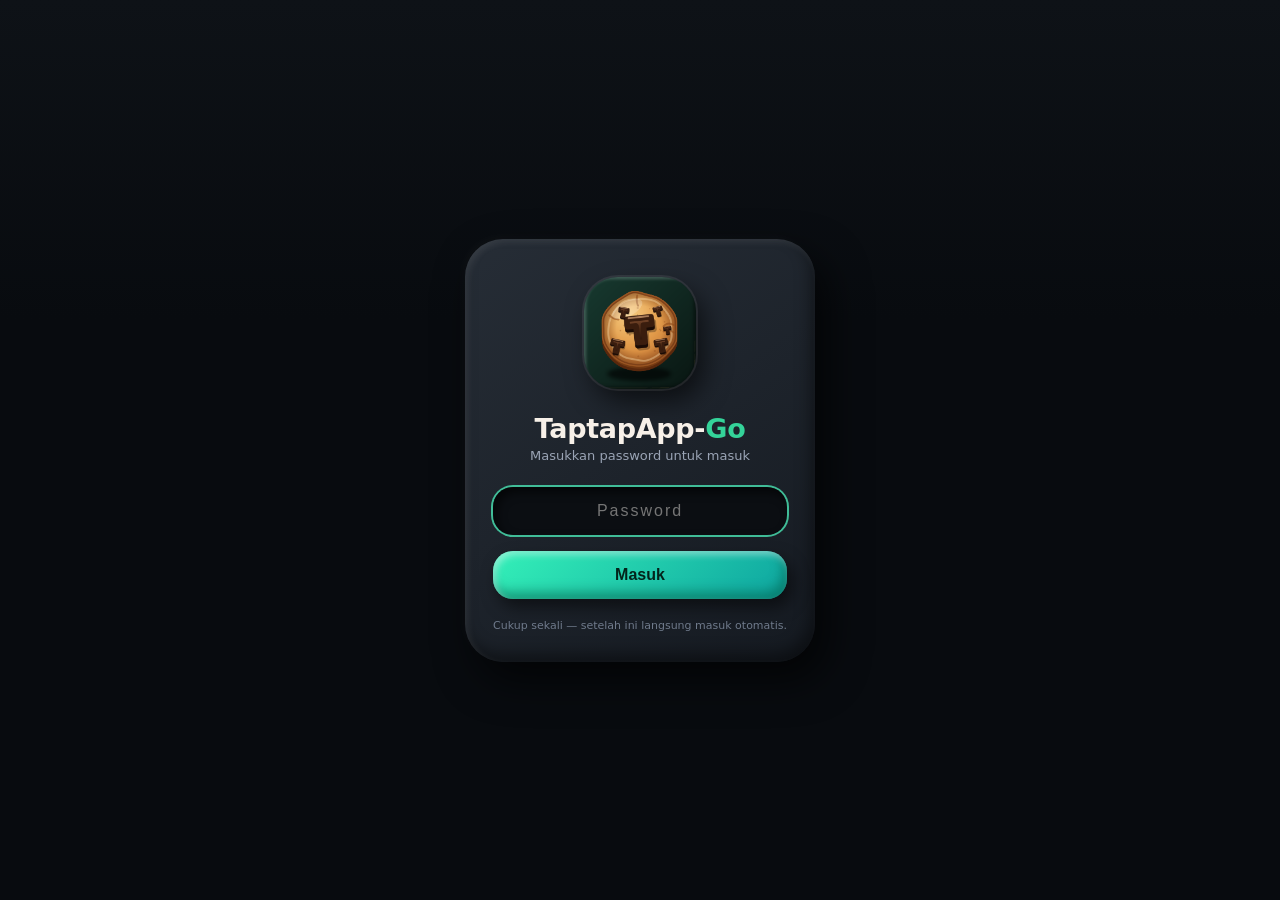
<file: src/webui/login.html>
<!DOCTYPE html>
<html lang="id">
<head>
<meta charset="utf-8">
<meta name="viewport" content="width=device-width, initial-scale=1, maximum-scale=1">
<meta name="theme-color" content="#080b0f">
<title>Masuk — TaptapApp-Go</title>
<link rel="icon" href="icons/icon-192.png">
<style>*{box-sizing:border-box;margin:0;padding:0}html,body{height:100%}
body{font-family:ui-rounded,"SF Pro Rounded",Nunito,system-ui,-apple-system,"Segoe UI",Roboto,sans-serif;color:#f7f0e8;display:flex;align-items:center;justify-content:center;background:linear-gradient(180deg,#0e1217,#080b0f 320px),#080b0f;min-height:100vh;padding:24px}
.box{position:relative;width:100%;max-width:350px;text-align:center;background:linear-gradient(145deg,#262d36,#151a21);border-radius:38px;padding:38px 28px 30px;box-shadow:inset 3px 3px 7px rgba(255,255,255,.09),inset -4px -8px 16px rgba(0,0,0,.45),12px 18px 40px rgba(0,0,0,.65),-3px -3px 9px rgba(255,255,255,.025)}
.logo{width:112px;height:112px;border-radius:34px;box-shadow:0 0 0 2px rgba(255,255,255,.08),8px 12px 26px rgba(0,0,0,.6)}
h1{font-size:27px;font-weight:800;margin:20px 0 4px;letter-spacing:-.3px}h1 .go{color:#34d399}
.sub{color:#9aa4b5;font-size:13px;margin-bottom:24px}
input{width:100%;padding:15px 16px;font-size:16px;color:#f7f0e8;background:#0b0e12;border:0;border-radius:20px;outline:none;text-align:center;letter-spacing:2px;box-shadow:inset 4px 5px 10px rgba(0,0,0,.6),inset -2px -3px 6px rgba(255,255,255,.05)}
input:focus{box-shadow:inset 4px 5px 10px rgba(0,0,0,.6),0 0 0 2px rgba(76,240,189,.75)}
button{width:100%;margin-top:16px;padding:15px;font-size:16px;font-weight:800;color:#03241b;background:linear-gradient(135deg,#34f0b8,#0ea5a0);border:0;border-radius:20px;cursor:pointer;box-shadow:inset 3px 4px 7px rgba(255,255,255,.42),inset -4px -7px 12px rgba(0,95,72,.55),5px 8px 16px rgba(0,0,0,.5)}
button:active{transform:scale(.97);box-shadow:inset 4px 5px 10px rgba(0,80,60,.6),inset -2px -3px 6px rgba(160,255,225,.25)}
button:disabled{opacity:.6}
.err{display:none;margin-top:14px;font-size:13px;font-weight:600;color:#ff9aa4;background:#0b0e12;border-radius:16px;padding:10px;box-shadow:inset 3px 4px 8px rgba(0,0,0,.55)}
.err.show{display:block;animation:shake .3s}@keyframes shake{25%{transform:translate(-5px)}75%{transform:translate(5px)}}
.foot{margin-top:20px;font-size:11px;color:#6f7a8b}</style>
</head>
<body>
  <div class="box">
    <img class="logo" src="icons/icon-192.png" alt="TaptapApp">
    <h1>TaptapApp-<span class="go">Go</span></h1>
    <div class="sub">Masukkan password untuk masuk</div>
    <form id="f" autocomplete="off">
      <input id="p" type="password" placeholder="Password" autocomplete="current-password">
      <button id="b" type="submit">Masuk</button>
    </form>
    <div class="err" id="e">Password salah, coba lagi.</div>
    <div class="foot">Cukup sekali — setelah ini langsung masuk otomatis.</div>
  </div>
<script>var f=document.getElementById("f"),p=document.getElementById("p"),b=document.getElementById("b"),e=document.getElementById("e");p.focus(),f.addEventListener("submit",function(t){t.preventDefault(),e.classList.remove("show"),b.disabled=!0,b.textContent="Memeriksa\u2026",fetch("/api/login",{method:"POST",headers:{"Content-Type":"application/json"},body:JSON.stringify({password:p.value})}).then(function(n){if(n.ok){location.href="/taptapapp/";return}throw 0}).catch(function(){e.classList.add("show"),b.disabled=!1,b.textContent="Masuk",p.select()})});</script>
</body>
</html>
</file>
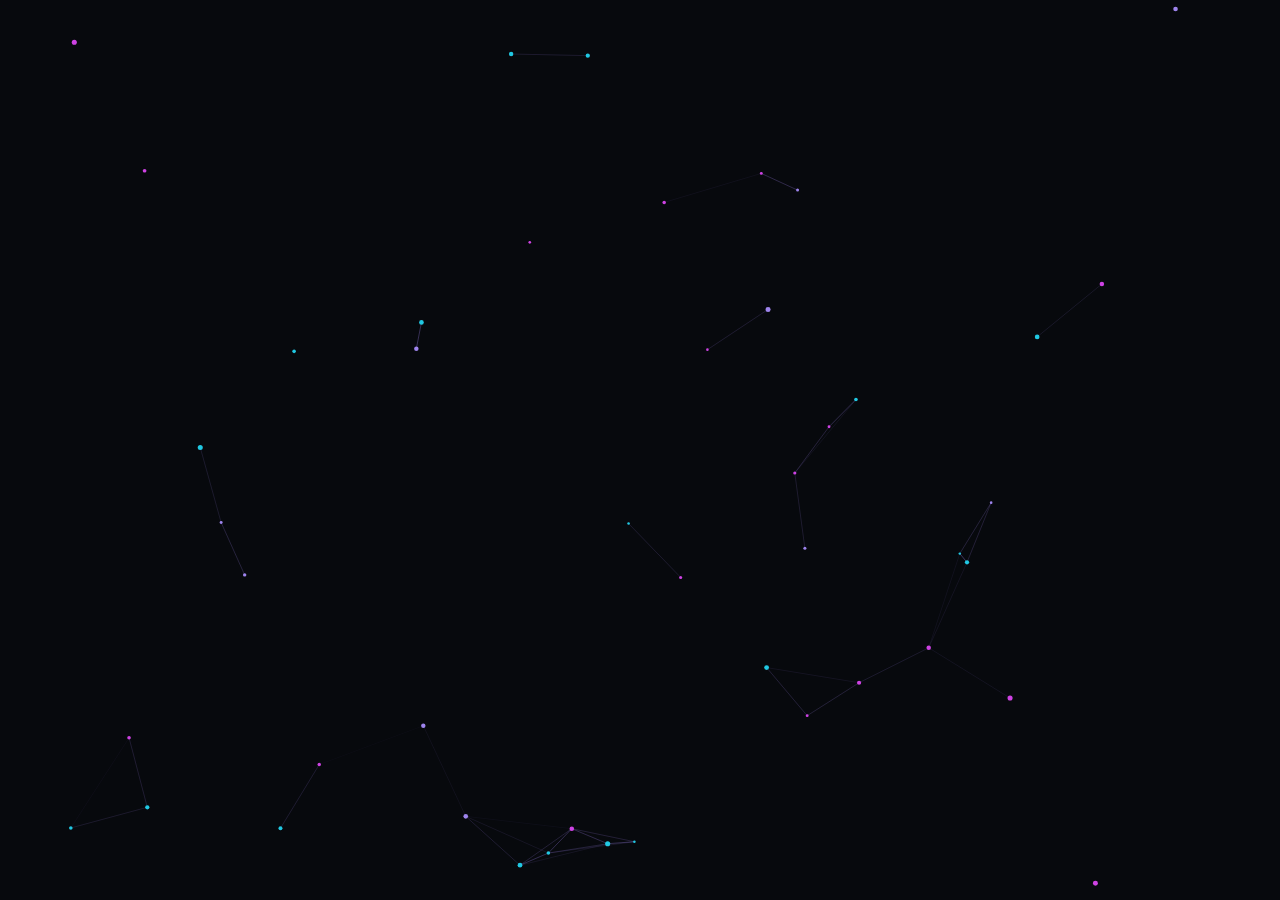
<file: src/webui/animasi/1. jaringan saraf ai.html>
<!DOCTYPE html>
<html lang="id" class="dark">
<head>
<meta charset="utf-8">
<meta name="viewport" content="width=device-width, initial-scale=1, maximum-scale=1, user-scalable=no">
<title>Jaringan Saraf AI</title>
<style>html,body{margin:0;padding:0;height:100%;background:#07090d;overflow:hidden}#fxwrap{position:fixed;inset:0}#leaves-canvas{display:block;width:100%;height:100%}</style>
</head>
<body>
<div id="fxwrap"><canvas id="leaves-canvas"></canvas></div>
<script>const canvas=document.getElementById("leaves-canvas"),ctx=canvas.getContext("2d"),rnd=(r,E)=>r+Math.random()*(E-r),TAU=Math.PI*2;let W=0,H=0;function resizeCanvas(){const r=Math.min(window.devicePixelRatio||1,2),E=canvas.parentElement;W=E.clientWidth||window.innerWidth,H=E.clientHeight||window.innerHeight,canvas.style.width="100%",canvas.style.height="100%",canvas.width=W*r,canvas.height=H*r,ctx.setTransform(r,0,0,r,0,0)}resizeCanvas();const density=()=>Math.min(1,W/900+.4),shape={leaf(r){ctx.beginPath(),ctx.moveTo(0,-r),ctx.bezierCurveTo(r*.7,-r*.5,r*.7,r*.5,0,r),ctx.bezierCurveTo(-r*.7,r*.5,-r*.7,-r*.5,0,-r),ctx.fill(),ctx.strokeStyle="rgba(0,0,0,.2)",ctx.lineWidth=.8,ctx.beginPath(),ctx.moveTo(0,-r),ctx.lineTo(0,r*1.1),ctx.stroke()},petal(r){ctx.beginPath(),ctx.moveTo(0,-r),ctx.bezierCurveTo(r,-r*.6,r*.9,r*.8,0,r),ctx.bezierCurveTo(-r*.9,r*.8,-r,-r*.6,0,-r),ctx.fill()},feather(r,E){ctx.beginPath(),ctx.moveTo(0,-r),ctx.bezierCurveTo(r*.38,-r*.6,r*.34,r*.4,0,r),ctx.bezierCurveTo(-r*.34,r*.4,-r*.38,-r*.6,0,-r),ctx.fill(),ctx.strokeStyle=E?"rgba(255,255,255,.7)":"rgba(70,90,130,.55)",ctx.lineWidth=.9,ctx.beginPath(),ctx.moveTo(0,-r),ctx.lineTo(0,r*1.25);for(let R=-2;R<=2;R++){const I=R*r*.28;ctx.moveTo(0,I),ctx.lineTo(r*.28,I-r*.2),ctx.moveTo(0,I),ctx.lineTo(-r*.28,I-r*.2)}ctx.stroke()}};function fall(r){const E=Math.round(r.n*density()),R=S=>({x:rnd(0,W),y:S?rnd(-40,H):rnd(-60,-10),s:rnd(r.s[0],r.s[1]),vy:rnd(r.vy[0],r.vy[1]),sw:rnd(r.sw[0],r.sw[1]),ph:rnd(0,TAU),sp:rnd(.012,.03),rot:rnd(0,TAU),vr:rnd(-.02,.02),fl:rnd(0,TAU),vf:rnd(.02,.06),a:rnd(.65,.95),c:r.pal[Math.random()*r.pal.length|0]}),I=Array.from({length:E},()=>R(!0));return S=>{for(const b of I)b.y+=b.vy,b.ph+=b.sp,b.x+=Math.sin(b.ph)*b.sw,b.rot+=b.vr,b.fl+=b.vf,b.y>H+40&&Object.assign(b,R(!1)),ctx.save(),ctx.translate(b.x,b.y),ctx.rotate(b.rot+Math.sin(b.ph)*.35),r.flip&&ctx.scale(Math.cos(b.fl),1),r.shadow&&!S&&(ctx.shadowColor="rgba(60,80,120,.35)",ctx.shadowBlur=5),ctx.globalAlpha=b.a,ctx.fillStyle=b.c,shape[r.shape](b.s,S),ctx.restore()}}function snow(){const r=Array.from({length:Math.round(90*density())},()=>{const E=rnd(1,3.8);return{x:rnd(0,W),y:rnd(0,H),r:E,vy:.4+E*.28,ph:rnd(0,TAU)}});return E=>{ctx.fillStyle=E?"#fff":"#7fb2f0";for(const R of r)R.y+=R.vy,R.ph+=.015,R.x+=Math.sin(R.ph)*.5+.15,R.y>H+5&&(R.y=-5,R.x=rnd(0,W)),R.x>W+5&&(R.x=-5),ctx.globalAlpha=.35+R.r/6,ctx.beginPath(),ctx.arc(R.x,R.y,R.r,0,TAU),ctx.fill();ctx.globalAlpha=1}}function rain(){const r=I=>({x:rnd(0,W+60),y:I?rnd(-H,H):rnd(-80,0),l:rnd(10,22),v:rnd(13,20)}),E=Array.from({length:Math.round(140*density())},()=>r(!0)),R=[];return I=>{ctx.strokeStyle=I?"rgba(170,210,255,.55)":"rgba(40,100,190,.5)",ctx.lineWidth=1.1,ctx.lineCap="round",ctx.beginPath();for(const S of E)S.y+=S.v,S.x-=S.v*.12,ctx.moveTo(S.x,S.y),ctx.lineTo(S.x+S.l*.12,S.y-S.l),S.y>H&&(Math.random()<.35&&R.length<30&&R.push({x:S.x,y:H-rnd(3,40),r:1,a:.5}),Object.assign(S,r(!1)));ctx.stroke();for(let S=R.length-1;S>=0;S--){const b=R[S];if(b.r+=.5,b.a-=.02,b.a<=0){R.splice(S,1);continue}ctx.globalAlpha=b.a,ctx.beginPath(),ctx.ellipse(b.x,b.y,b.r*2,b.r*.7,0,0,TAU),ctx.stroke()}ctx.globalAlpha=1}}function meteor(){const r=Array.from({length:55},()=>({x:rnd(0,W),y:rnd(0,H*.8),r:rnd(.5,1.4),ph:rnd(0,TAU)})),E=[];return R=>{ctx.fillStyle=R?"#fff":"#5a78c8";for(const S of r)S.ph+=.03,ctx.globalAlpha=.25+.35*Math.abs(Math.sin(S.ph)),ctx.beginPath(),ctx.arc(S.x,S.y,S.r,0,TAU),ctx.fill();E.length<4&&Math.random()<.018&&E.push({x:rnd(W*.3,W*1.1),y:rnd(-40,H*.3),vx:-rnd(7,11),vy:rnd(4,7),l:rnd(110,190)});const I=R?"255,255,255":"60,90,190";for(let S=E.length-1;S>=0;S--){const b=E[S];if(b.x+=b.vx,b.y+=b.vy,b.x<-250||b.y>H+250){E.splice(S,1);continue}const rt=Math.hypot(b.vx,b.vy),xt=b.x-b.vx/rt*b.l,Tt=b.y-b.vy/rt*b.l,Ct=ctx.createLinearGradient(b.x,b.y,xt,Tt);Ct.addColorStop(0,"rgba("+I+",.95)"),Ct.addColorStop(1,"rgba("+I+",0)"),ctx.globalAlpha=1,ctx.strokeStyle=Ct,ctx.lineWidth=2,ctx.lineCap="round",ctx.beginPath(),ctx.moveTo(b.x,b.y),ctx.lineTo(xt,Tt),ctx.stroke(),ctx.fillStyle="rgb("+I+")",ctx.beginPath(),ctx.arc(b.x,b.y,2.2,0,TAU),ctx.fill()}ctx.globalAlpha=1}}function fireflies(){const r=Array.from({length:Math.round(32*density())},()=>({x:rnd(0,W),y:rnd(0,H),a:rnd(0,TAU),v:rnd(.2,.6),ph:rnd(0,TAU),r:rnd(2,4.5)}));return E=>{const R=E?"200,255,120":"230,170,20";for(const I of r){I.a+=rnd(-.08,.08),I.x+=Math.cos(I.a)*I.v,I.y+=Math.sin(I.a)*I.v,I.ph+=.03,I.x<-10&&(I.x=W+10),I.x>W+10&&(I.x=-10),I.y<-10&&(I.y=H+10),I.y>H+10&&(I.y=-10);const S=.25+.6*Math.abs(Math.sin(I.ph)),b=ctx.createRadialGradient(I.x,I.y,0,I.x,I.y,I.r*4);b.addColorStop(0,"rgba("+R+","+S+")"),b.addColorStop(1,"rgba("+R+",0)"),ctx.fillStyle=b,ctx.beginPath(),ctx.arc(I.x,I.y,I.r*4,0,TAU),ctx.fill()}}}function neural(){const r=Array.from({length:Math.round(46*density())},()=>({x:rnd(0,W),y:rnd(0,H),vx:rnd(-.35,.35),vy:rnd(-.35,.35),r:rnd(1.2,2.6),h:Math.random()}));return E=>{const R=E?"167,139,250":"109,40,217",I=120;for(const S of r)S.x+=S.vx,S.y+=S.vy,(S.x<0||S.x>W)&&(S.vx*=-1),(S.y<0||S.y>H)&&(S.vy*=-1);ctx.lineWidth=1,ctx.globalAlpha=1;for(let S=0;S<r.length;S++)for(let b=S+1;b<r.length;b++){const rt=r[S],xt=r[b],Tt=Math.hypot(rt.x-xt.x,rt.y-xt.y);Tt<I&&(ctx.strokeStyle="rgba("+R+","+.38*(1-Tt/I)+")",ctx.beginPath(),ctx.moveTo(rt.x,rt.y),ctx.lineTo(xt.x,xt.y),ctx.stroke())}for(const S of r)ctx.fillStyle=S.h>.66?"rgba(34,211,238,.95)":S.h>.33?"rgba(217,70,239,.95)":"rgba("+R+",.95)",ctx.beginPath(),ctx.arc(S.x,S.y,S.r,0,TAU),ctx.fill()}}function earth(r){const E=Math.PI/180,R=[[[-168,66],[-140,70],[-95,72],[-80,70],[-62,60],[-55,50],[-67,45],[-76,35],[-81,25],[-97,26],[-97,18],[-88,15],[-80,8],[-92,14],[-105,20],[-117,32],[-124,40],[-125,49],[-135,58],[-150,60],[-165,62]],[[-80,8],[-62,11],[-50,0],[-35,-6],[-40,-22],[-48,-28],[-58,-38],[-66,-46],[-70,-54],[-75,-48],[-72,-30],[-70,-18],[-81,-5]],[[-10,36],[-9,43],[-2,48],[5,53],[10,57],[20,60],[30,70],[40,68],[40,55],[30,46],[28,41],[22,37],[12,38],[3,40]],[[-17,15],[-10,30],[-5,36],[10,37],[32,31],[43,12],[51,12],[40,-5],[40,-15],[35,-25],[20,-35],[12,-18],[9,-1],[5,5],[-8,5],[-17,12]],[[30,46],[40,55],[40,68],[60,73],[100,77],[140,72],[170,68],[160,58],[142,52],[135,35],[122,30],[120,22],[108,10],[100,3],[98,15],[90,22],[80,10],[73,20],[67,25],[57,25],[50,30],[36,36],[30,40]],[[35,30],[43,13],[52,16],[58,22],[56,26],[50,30]],[[114,-22],[122,-18],[131,-12],[142,-11],[146,-19],[153,-27],[150,-37],[140,-38],[130,-32],[115,-34]],[[-55,60],[-45,60],[-20,70],[-20,82],[-60,82],[-70,76]],[[95.3,5.5],[97.5,5.2],[100.5,2.5],[103.5,-.5],[106,-3],[105.8,-5.9],[103,-5],[100,-2],[98,.5],[95.8,3.2]],[[105.2,-6.8],[106.5,-6],[108.5,-6.5],[111,-6.4],[114.5,-7.7],[114,-8.7],[110,-8.2],[106.5,-7.5]],[[109,1.5],[111,2.5],[113,3.2],[116,6.9],[119,5.2],[118.5,1.5],[117.5,-1],[116,-3.8],[114,-4],[111,-3.5],[110,-1.5],[109.2,-.5]],[[119.5,-5.5],[120,-3],[119,-.5],[120.5,1.2],[124.8,1.5],[125,.8],[121.8,.3],[123.3,-.8],[121.6,-1.8],[123,-3.8],[122,-5],[120.5,-5.6]],[[131,-.8],[134,-.8],[138,-1.7],[141,-2.6],[145,-4.5],[147.5,-6.2],[150.5,-10.5],[147,-10],[143.5,-8.2],[141,-9.1],[138,-8.2],[137,-5],[134,-4],[132.5,-3]],[[120.5,18.5],[122.2,18.4],[122.2,16],[121.7,14.3],[124,13],[124.1,12.6],[122,13.2],[120.8,14.2],[120,16],[120.3,17.5]],[[122,7.5],[123.5,8.6],[125.5,9.8],[126.5,7.5],[126,6],[124.5,6.2],[122.5,6.8]],[[122,11.8],[123.5,11.5],[125,12.5],[125.5,10.5],[124.5,10],[123,9.2],[122.5,10.2]],[[130.9,34],[133,34.4],[135,34.6],[136.8,34.3],[139.8,35],[140.9,36.5],[141.5,38.5],[141.9,40.5],[140.3,41],[139.8,39.5],[139,38],[137.2,37],[136,36],[133,35.5],[131.5,34.8]],[[140,41.6],[141.5,42.3],[143.3,42],[145.5,43.3],[144,44.2],[141.8,45.4],[141.3,43.4],[140.3,43]],[[129.8,33],[131.5,33.8],[131.8,32],[131,31.2],[130.2,31.3],[129.8,32.5]],[[132.5,33.8],[134.5,34],[134.3,33.4],[133,32.8]],[[-5.5,50],[1.3,51.2],[1.7,52.8],[-.3,54],[-1.8,57.5],[-3,58.6],[-5.5,58.5],[-6,56.5],[-4.8,54.7],[-3,53.4],[-4.5,51.7]],[[-10,51.7],[-6,52],[-6,54.5],[-8,55.3],[-10,54]],[[-24,65.5],[-22,66.4],[-15,66.3],[-13.5,65],[-18,63.4],[-22.5,63.8]],[[172.7,-34.5],[174.5,-36],[178,-37.7],[176.8,-39.8],[175,-41.5],[174.5,-39.5],[173.2,-37.5]],[[172.7,-40.5],[174.3,-41.7],[172,-43.5],[170.5,-45.8],[167,-46],[166.5,-45],[170.5,-42.8]],[[49.3,-12],[50.4,-15.5],[49.5,-18],[47.2,-25],[45,-25.3],[43.7,-23.5],[44.3,-20.5],[44,-17],[46.5,-15.5]],[[79.8,9.5],[81.8,7.5],[81.2,6],[80,6],[79.8,7.5]],[[121,25],[122,24.5],[121,22],[120.2,22.8],[120.5,24.5]],[[-85,22],[-83,23],[-79,22.8],[-74.2,20.2],[-77.5,19.8],[-81,22.2]],[[-74.5,18.5],[-72,19.9],[-68.4,18.7],[-70,18.2],[-72,17.9]],[[-80,73.5],[-72,71.5],[-68,70],[-62,66.5],[-65,62.5],[-74,64.5],[-78,66],[-90,70.5],[-85,73]],[[144.7,-40.8],[148.3,-40.9],[148,-43],[146.5,-43.6]],[[142,54],[143.2,53],[143.5,49],[142.2,46],[142,50]],[[100.2,6.5],[102,6.2],[103.5,4.5],[104.2,1.4],[103,1.5],[101,3],[100,5]],[[102,12.5],[105,8.6],[106.8,10.3],[109.3,11.5],[108,15],[105,14],[102.5,13.5]],[[156,51],[158,52.5],[160,54.5],[162,56],[163.5,59],[160,61],[157,60.5],[156,57],[155.8,54]],[[5,58.5],[5.5,62],[10,64.5],[14,68],[18,70],[25,71],[30,70],[29,67],[25,65],[21.5,63],[17.5,62],[19,60],[17,57.5],[14,55.5],[12.5,56],[11,59],[8,58]]],I=(g,p,y)=>{let x=!1;for(let w=0,C=y.length-1;w<y.length;C=w++){const q=y[w][0],B=y[w][1],T=y[C][0],lt=y[C][1];B>p!=lt>p&&g<(T-q)*(p-B)/(lt-B)+q&&(x=!x)}return x},S=g=>g<.5?[139+97*g*2,92-20*g*2,246-93*g*2]:[236+15*(g-.5)*2,72+74*(g-.5)*2,153-93*(g-.5)*2],b=g=>g<.5?[34+105*g*2,211-119*g*2,238+8*g*2]:[139+97*(g-.5)*2,92-20*(g-.5)*2,246-93*(g-.5)*2],rt=[];for(let g=-80;g<=82;g+=4){const p=Math.max(1,Math.round(95*Math.cos(g*E)));for(let y=0;y<p;y++){const x=-180+360*y/p;if(R.some(w=>I(x,g,w))){const w=b((x+180)/360).map(q=>q|0),C=S((x+180)/360).map(q=>q|0);rt.push({lat:g*E,lon:x*E,cd:"rgb("+w+")",cl:"rgb("+w.map(q=>q*.55|0)+")",cm:"rgb("+C+")"})}}}const xt=(g,p)=>(g*=E,p*=E,[Math.cos(g)*Math.sin(p),Math.sin(g),Math.cos(g)*Math.cos(p)]),Tt=[[37.8,-122.4],[40.7,-74],[51.5,-.1],[48.9,2.3],[25.2,55.3],[19.1,72.9],[1.35,103.8],[-6.2,106.8],[35.7,139.7],[-33.9,151.2],[-23.5,-46.6],[6.5,3.4],[30,31.2],[55.7,37.6]].map(g=>xt(g[0],g[1])),Ct=()=>{const g=()=>{if(!r)return Tt[Math.random()*Tt.length|0];const w=Math.asin(rnd(-.75,.75)),C=-Pt-.45+rnd(-.95,.95);return[Math.cos(w)*Math.sin(C),Math.sin(w),Math.cos(w)*Math.cos(C)]},p=g();let y,x;do y=g(),x=Math.acos(Math.max(-1,Math.min(1,p[0]*y[0]+p[1]*y[1]+p[2]*y[2])));while(y===p||r&&(x<.5||x>1.7));return{a:p,b:y,ang:x,t:r?-rnd(0,.3):-rnd(0,1),sp:rnd(.006,.012)}},vt=[],Ot=r?3:6,It=[],Wt=[],Dt=[[4.2,[[0,"rgba(255,160,60,.35)"],[.5,"rgba(217,70,239,.22)"],[1,"rgba(217,70,239,0)"]]],[2,[[0,"rgba(255,200,90,.85)"],[.45,"rgba(255,100,40,.6)"],[1,"rgba(217,70,239,0)"]]],[1,[[0,"#fff"],[.35,"rgba(255,240,170,.9)"],[1,"rgba(255,200,90,0)"]]]],jt=g=>({v:g,age:0,st:Array.from({length:16},(p,y)=>({s:(y+.5)/16,ox:rnd(-1,1),ph:rnd(0,TAU),z:rnd(.8,1.25)})),cp:Array.from({length:38},(p,y)=>({f:y/38*TAU+rnd(-.1,.1),rho:rnd(.35,1),z:rnd(.8,1.3)})),dp:Array.from({length:14},(p,y)=>({th:y/14*TAU+rnd(-.2,.2),z:rnd(.8,1.4),sp:rnd(.7,1.1)})),fb:Array.from({length:12},()=>({a:rnd(0,TAU),d:rnd(.2,1),z:rnd(.8,1.3)}))}),Ut=(g,p,y,x)=>{ctx.save(),ctx.translate(g,p),ctx.rotate(y),ctx.scale(x,x);const w=ctx.createRadialGradient(0,0,0,0,0,16);w.addColorStop(0,"rgba(140,235,255,.35)"),w.addColorStop(1,"rgba(140,235,255,0)"),ctx.fillStyle=w,ctx.beginPath(),ctx.arc(0,0,16,0,TAU),ctx.fill();const C=10+5*Math.abs(Math.sin(kt*.7+g))+rnd(0,2.5),q=(i,o,h)=>{ctx.fillStyle=h,ctx.beginPath(),ctx.moveTo(-11,-o),ctx.quadraticCurveTo(-11-i*.55,-o*1.25,-11-i,0),ctx.quadraticCurveTo(-11-i*.55,o*1.25,-11,o),ctx.closePath(),ctx.fill()};q(C*1.25,3.4,"rgba(217,70,239,.55)"),q(C,2.8,"rgba(255,110,40,.9)"),q(C*.7,1.9,"rgba(255,205,100,.95)"),q(C*.4,1,"#fff"),ctx.globalCompositeOperation="source-over",ctx.fillStyle="#343a63",ctx.beginPath(),ctx.moveTo(-9,-2.4),ctx.lineTo(-11.6,-3.3),ctx.lineTo(-11.6,3.3),ctx.lineTo(-9,2.4),ctx.closePath(),ctx.fill();for(const i of[-1,1]){const o=ctx.createLinearGradient(0,0,-10,i*9);o.addColorStop(0,"#ff7ab8"),o.addColorStop(1,"#a21caf"),ctx.fillStyle=o,ctx.beginPath(),ctx.moveTo(-1.5,i*3.4),ctx.lineTo(-9.5,i*9.5),ctx.lineTo(-11,i*8.6),ctx.lineTo(-8.5,i*3.4),ctx.closePath(),ctx.fill()}const B=ctx.createLinearGradient(0,-4.2,0,4.2);B.addColorStop(0,"#ffffff"),B.addColorStop(.5,"#dfe6ff"),B.addColorStop(1,"#8d98d8"),ctx.fillStyle=B,ctx.beginPath(),ctx.moveTo(13,0),ctx.bezierCurveTo(9,-4.4,3,-4.2,-9,-3.7),ctx.lineTo(-9,3.7),ctx.bezierCurveTo(3,4.2,9,4.4,13,0),ctx.closePath(),ctx.fill();const T=ctx.createLinearGradient(0,-4,0,4);T.addColorStop(0,"#c4b5fd"),T.addColorStop(1,"#7c3aed"),ctx.fillStyle=T,ctx.beginPath(),ctx.moveTo(13,0),ctx.bezierCurveTo(10.8,-2.7,8.6,-3.8,6.2,-4),ctx.lineTo(6.2,4),ctx.bezierCurveTo(8.6,3.8,10.8,2.7,13,0),ctx.closePath(),ctx.fill(),ctx.fillStyle="rgba(34,211,238,.95)",ctx.fillRect(-4.6,-3.95,2,7.9);const lt=ctx.createRadialGradient(1.4,-.6,.2,2,0,2.6);lt.addColorStop(0,"#e0fbff"),lt.addColorStop(1,"#0ea5e9"),ctx.fillStyle=lt,ctx.beginPath(),ctx.arc(2,0,2.2,0,TAU),ctx.fill(),ctx.strokeStyle="rgba(40,50,110,.6)",ctx.lineWidth=.6,ctx.stroke(),ctx.restore()},qt=20*E,mt=Math.cos(qt),Mt=Math.sin(qt);let Pt=0,Rt=0,kt=0,st=0,gt=0,dt=0,zt=0;const U=720,ot=360,Ht=()=>{const g=()=>{const d=document.createElement("canvas");return d.width=U,d.height=ot,d};let p=20260;const y=()=>(p=p*16807%2147483647)/2147483647,x=d=>(d+180)/360*U,w=d=>(90-d)/180*ot,C=d=>{let M=d.map(A=>[A[0],A[1]]);for(let A=0;A<3;A++){const c=[];for(let m=0;m<M.length;m++){const k=M[m],F=M[(m+1)%M.length],$=Math.min(3,Math.hypot(F[0]-k[0],F[1]-k[1])*.18);c.push(k,[(k[0]+F[0])/2+(y()-.5)*$,(k[1]+F[1])/2+(y()-.5)*$])}M=c}return M},q=R.map(C),B=(d,M)=>{M.forEach((A,c)=>c?d.lineTo(x(A[0]),w(A[1])):d.moveTo(x(A[0]),w(A[1]))),d.closePath()},T=g().getContext("2d");T.fillStyle="#000",T.fillRect(0,0,U,ot),T.fillStyle="#fff",T.beginPath(),q.forEach(d=>B(T,d)),T.fill(),T.fillRect(0,w(-67),U,ot),T.fillRect(0,0,U,w(80));const lt=T.getImageData(0,0,U,ot).data,i=new Uint8Array(U*ot),o=new Uint8Array(U*ot);for(let d=0;d<U*ot;d++)if(lt[d*4]>127){i[d]=1;const M=90-(d/U|0)/ot*180;M>-55&&M<68&&y()<.011&&(o[d]=255)}const h=g().getContext("2d");let G=h.createLinearGradient(0,0,0,ot);G.addColorStop(0,"#0a2a5e"),G.addColorStop(.5,"#0d4a9a"),G.addColorStop(1,"#0a2a5e"),h.fillStyle=G,h.fillRect(0,0,U,ot),h.lineJoin="round";for(const d of[[5,"rgba(60,160,225,.3)"],[2.5,"rgba(110,205,240,.5)"]])h.lineWidth=d[0],h.strokeStyle=d[1],h.beginPath(),q.forEach(M=>B(h,M)),h.stroke();G=h.createLinearGradient(0,0,0,ot),[[0,"#dfe9ef"],[.14,"#6f8c5c"],[.32,"#4f8f45"],[.5,"#3d8a3a"],[.68,"#7c8e48"],[.88,"#6f8c5c"],[1,"#e8eef2"]].forEach(d=>G.addColorStop(d[0],d[1])),h.fillStyle=G,h.beginPath(),q.forEach(d=>B(h,d)),h.fill(),h.save(),h.beginPath(),q.forEach(d=>B(h,d)),h.clip();const J=(d,M,A,c)=>{const m=x(d),k=w(M),F=A*U/360,$=h.createRadialGradient(m,k,0,m,k,F);$.addColorStop(0,"rgba("+c+",.9)"),$.addColorStop(1,"rgba("+c+",0)"),h.fillStyle=$,h.fillRect(m-F,k-F,F*2,F*2)};[[10,24,36],[45,24,22],[134,-25,26],[100,42,20],[-112,36,14],[68,30,14],[20,-24,12]].forEach(d=>J(d[0],d[1],d[2],"222,184,110")),[[-62,-4,22],[22,0,18],[105,10,14],[-75,6,10]].forEach(d=>J(d[0],d[1],d[2],"28,104,48")),h.fillStyle="rgba(245,250,255,.95)",h.beginPath(),B(h,q[7]),h.fill(),h.restore(),h.fillStyle="#eef4f9",h.beginPath(),h.moveTo(0,ot);for(let d=0;d<=U;d+=8)h.lineTo(d,w(-67)+Math.sin(d*.06)*3+(y()-.5)*3);h.lineTo(U,ot),h.closePath(),h.fill(),h.beginPath(),h.moveTo(0,0);for(let d=0;d<=U;d+=8)h.lineTo(d,w(80)+Math.sin(d*.05+1)*4+(y()-.5)*3);h.lineTo(U,0),h.closePath(),h.fill();const ct=h.getImageData(0,0,U,ot).data,K=[[8,4,.5],[16,8,.27],[32,16,.14],[64,32,.09]].map(d=>{const M=new Float32Array(d[0]*d[1]);for(let A=0;A<M.length;A++)M[A]=y();return{cx:d[0],cy:d[1],w:d[2],a:M}}),at=new Uint8Array(U*ot);for(let d=0;d<ot;d++)for(let M=0;M<U;M++){let A=0;for(const m of K){const k=M/U*m.cx,F=d/ot*(m.cy-1),$=Math.floor(k),ft=Math.floor(F),ut=k-$,t=F-ft,e=ut*ut*(3-2*ut),l=t*t*(3-2*t),s=$%m.cx,f=($+1)%m.cx,u=Math.min(m.cy-1,ft+1),_=m.a[ft*m.cx+s],Y=m.a[ft*m.cx+f],D=m.a[u*m.cx+s],X=m.a[u*m.cx+f];A+=m.w*(_+(Y-_)*e+(D-_)*l+(_-Y-D+X)*e*l)}const c=Math.max(0,Math.min(1,(A-.56)/.2));at[d*U+M]=c*c*(3-2*c)*255}return{tex:ct,cloud:at,lights:o,land:i}},_t=(g,p,y)=>{const x=p+y*1.38+18,w=54;ctx.save(),ctx.textAlign="center",ctx.textBaseline="middle",ctx.font="700 12px -apple-system, system-ui, sans-serif","letterSpacing"in ctx&&(ctx.letterSpacing="3px");const C=ctx.createLinearGradient(g-w,0,g+w,0);C.addColorStop(0,"#22d3ee"),C.addColorStop(.5,"#a78bfa"),C.addColorStop(1,"#f0abfc"),ctx.shadowColor="rgba(167,139,250,.8)",ctx.shadowBlur=10,ctx.fillStyle=C,ctx.fillText("ZENGOBOX",g+1.5,x),ctx.shadowBlur=0,ctx.strokeStyle="rgba(167,139,250,"+(.25+.35*(.5+.5*Math.sin(kt*.05)))+")",ctx.lineWidth=1,ctx.beginPath(),ctx.moveTo(g-w,x+11),ctx.lineTo(g+w,x+11),ctx.stroke(),ctx.restore()},Nt=[[1,[255,250,235]],[.85,[255,222,130]],[.7,[255,170,70]],[.55,[255,208,165]],[.4,[250,240,236]],[.25,[246,246,249]],[.1,[238,240,246]],[0,[228,232,240]]],Et=[[1,[255,245,210]],[.85,[255,205,100]],[.7,[255,150,50]],[.55,[190,170,160]],[.4,[150,150,160]],[.25,[130,132,145]],[.1,[115,118,132]],[0,[100,104,120]]],Gt=g=>{const p=x=>{for(let w=0;w<g.length-1;w++){const C=g[w],q=g[w+1];if(x<=C[0]&&x>=q[0]){const B=(C[0]-x)/(C[0]-q[0]);return C[1].map((T,lt)=>Math.round(T+(q[1][lt]-T)*B))}}return g[g.length-1][1]},y=(x,w)=>"rgba("+x.map(C=>Math.max(0,Math.min(255,C|0)))+","+w+")";return Array.from({length:12},(x,w)=>{const C=p(w/11),q=document.createElement("canvas");q.width=q.height=64;const B=q.getContext("2d");let T=B.createRadialGradient(32,32,2,32,32,31);T.addColorStop(0,y(C,.95)),T.addColorStop(.55,y(C,.55)),T.addColorStop(1,y(C,0)),B.fillStyle=T,B.fillRect(0,0,64,64);for(let lt=0;lt<8;lt++){const i=14+Math.random()*36,o=14+Math.random()*36,h=6+Math.random()*10,G=C.map(J=>J+(Math.random()<.5?12:-22));T=B.createRadialGradient(i,o,0,i,o,h),T.addColorStop(0,y(G,.32)),T.addColorStop(1,y(G,0)),B.fillStyle=T,B.fillRect(i-h,o-h,h*2,h*2)}return q})},Xt=r?Gt(Nt):null,Yt=r?Gt(Et):null,Jt=(g,p,y,x,w,C,q,B)=>{const T=g.age,lt=q*.01,i=c=>1-Math.pow(1-Math.max(0,Math.min(1,c)),3),o=T>150?Math.max(0,1-(T-150)/70):1,h=.45+.55*C,G=i(T/95)*28*h,J=2.5+i(T/100)*15,ct=T*.03,K=-G*.96,at=ctx.globalCompositeOperation,d=c=>Math.max(0,Math.min(1,c-T/125)),M=(c,m,k,F,$,ft)=>{ctx.globalCompositeOperation=ft?at:"source-over",ctx.globalAlpha=$,ctx.drawImage((B?Xt:Yt)[Math.max(0,Math.min(11,Math.round(F*11)))],c-k,m-k,k*2,k*2)};ctx.save(),ctx.translate(p,y),ctx.rotate(Math.atan2(w,x)+Math.PI/2),ctx.scale(lt,lt);const A=ctx.globalAlpha*o;for(const c of g.dp){const m=i(T/90)*17*c.sp;M(Math.cos(c.th)*m,Math.sin(c.th)*m*.26-1,4+i(T/80)*4.5*c.z,.05+.03*c.z,A*.5*Math.min(1,T/10),!1)}if(T<70)for(const c of g.fb){const m=i(T/28)*5.5*c.d;M(Math.cos(c.a)*m,-i(T/40)*4-Math.abs(Math.sin(c.a))*m*.8,(2.5+i(T/28)*5)*c.z,d(1.05-c.d*.15),A*(1-T/70),!0)}for(const c of g.st){const m=-c.s*G;if(-m>G+1)continue;const k=1.6+i(T/70)*1.6,F=c.ox*k*(1+.35*Math.sin(T*.06+c.ph))+Math.sin(T*.04+c.ph)*.8,$=(2.6+i(T/80)*1.6)*c.z*(1.15-c.s*.35);M(F,m,$,d(.62-c.s*.35+(1-c.s)*.25*Math.max(0,1-T/60)),A*.9,T<40)}for(const c of g.cp){const m=c.f+ct,k=J*c.rho,F=Math.max(0,Math.sin(m)),$=.5+.35*(1-c.rho)+.25*F;M(Math.cos(m)*k*1.05,K+Math.sin(m)*k*.5,J*.3*c.z*(.7+.3*c.rho),d($),A*.88,T<55&&$>.75)}T<90&&M(0,K+J*.25,J*1.3,d(.95),A*.35*(1-T/90),!0),ctx.restore()};let At=null;if(r){const g=earth.tex||(earth.tex=Ht()),p=Math.min(typeof window<"u"&&window.devicePixelRatio||1,1.5),y=Math.max(40,Math.ceil(2*Math.min(W*.3,H*.2)*p)),x=y*y,w=new Float32Array(x),C=new Uint16Array(x),q=new Float32Array(x),B=new Float32Array(x),T=new Float32Array(x),lt=new Uint8ClampedArray(x),i=Math.hypot(-.55,.45,.7),o=-.55/i,h=.45/i,G=.7/i,J=Math.hypot(o,h,G+1);for(let M=0;M<y;M++)for(let A=0;A<y;A++){const c=M*y+A,m=(A+.5)/y*2-1,k=1-(M+.5)/y*2,F=m*m+k*k,$=Math.min(1,(1-Math.sqrt(F))*y/2);if($<=0)continue;lt[c]=$*255;const ft=Math.sqrt(Math.max(0,1-F)),ut=k*mt+ft*Mt,t=-k*Mt+ft*mt;w[c]=(Math.atan2(m,t)/TAU+.5)*U,C[c]=Math.min(ot-1,Math.max(0,(.5-Math.asin(Math.max(-1,Math.min(1,ut)))/Math.PI)*ot|0));const e=Math.max(0,Math.min(1,(m*o+k*h+ft*G+.12)/.5));q[c]=e*e*(3-2*e),B[c]=Math.pow(Math.max(0,(m*o+k*h+ft*(G+1))/J),70),T[c]=Math.pow(1-ft,3.2)}const ct=document.createElement("canvas");ct.width=ct.height=y;const K=ct.getContext("2d"),at=K.createImageData(y,y),d=at.data;At=(M,A,c)=>{const m=Pt/TAU*U,k=m*1.14+40,F=g.tex,$=g.cloud,ft=g.lights,ut=g.land;for(let e=0;e<x;e++){const l=e*4,s=lt[e];if(s===0){d[l+3]=0;continue}let f=w[e]-m;f-=Math.floor(f/U)*U;let u=w[e]-k;u-=Math.floor(u/U)*U;const _=C[e]*U+(f|0),Y=C[e]*U+(u|0),D=_*4,X=q[e],V=.09+.91*X,et=$[Y]/255,Q=ut[_];let tt=F[D]*V,yt=F[D+1]*V,v=F[D+2]*V;if(Q){if(X<.5){const n=ft[_]/255*(1-X*2)*(1-et*.6);tt+=n*255,yt+=n*185,v+=n*80}}else{const n=B[e]*X*(1-et*.85)*.9;tt+=n*255,yt+=n*245,v+=n*235}if(et>0){const n=(.1+.95*X)*255,a=et*.88;tt+=(n-tt)*a,yt+=(n-yt)*a,v+=(n-v)*a}const L=T[e]*(.25+.75*X);tt+=(105-tt)*L,yt+=(175-yt)*L,v+=(255-v)*L,d[l]=tt,d[l+1]=yt,d[l+2]=v,d[l+3]=s}K.putImageData(at,0,0);const t=ctx.createRadialGradient(A,c,M,A,c,M*1.16);t.addColorStop(0,"rgba(90,170,255,.28)"),t.addColorStop(1,"rgba(90,170,255,0)"),ctx.fillStyle=t,ctx.beginPath(),ctx.arc(A,c,M*1.16,0,TAU),ctx.fill(),ctx.drawImage(ct,A-M,c-M,2*M,2*M)}}const Bt=Array.from({length:Math.round(130*density())},()=>({x:rnd(0,W),y:rnd(0,H),r:rnd(.35,1.5),ph:rnd(0,TAU),sp:rnd(.01,.04),v:rnd(.02,.12),k:Math.random()*4|0}));return g=>{const p=r?Math.min(W*.3,H*.2):Math.min(W*.27,H*.17),y=r?W*.58:W/2,x=r?H*.5:H*.4,w=performance.now(),C=zt?Math.min(3,(w-zt)/16.667):1;for(zt=w,Pt+=.0035*C,Rt+=.012*C,kt+=C;vt.length<Ot;)vt.push(Ct());const q=g?"34,211,238":"79,70,229",B=(i,o,h,G)=>{const J=i*Math.cos(Pt)+h*Math.sin(Pt),ct=h*Math.cos(Pt)-i*Math.sin(Pt),K=o*mt-ct*Mt;dt=o*Mt+ct*mt,st=y+J*G,gt=x-K*G},T=(i,o,h)=>B(Math.cos(i)*Math.sin(o),Math.sin(i),Math.cos(i)*Math.cos(o),h),lt=g?["255,255,255","186,214,255","214,196,255","255,232,205"]:["70,90,170","110,70,190"];for(const i of Bt){i.x-=i.v,i.x<-6&&(i.x=W+6,i.y=rnd(0,H)),i.ph+=i.sp;const o=.22+.7*Math.abs(Math.sin(i.ph)),h=lt[i.k%lt.length];ctx.fillStyle="rgba("+h+","+o+")",ctx.beginPath(),ctx.arc(i.x,i.y,i.r,0,TAU),ctx.fill(),i.r>1.15&&(ctx.strokeStyle="rgba("+h+","+o*.5+")",ctx.lineWidth=.7,ctx.beginPath(),ctx.moveTo(i.x-i.r*4,i.y),ctx.lineTo(i.x+i.r*4,i.y),ctx.moveTo(i.x,i.y-i.r*4),ctx.lineTo(i.x,i.y+i.r*4),ctx.stroke())}if(r)At(p,y,x),_t(y,x,p);else{let i=ctx.createRadialGradient(y,x,p,y,x,p*1.45);const o=r?"217,70,239":"99,102,241";i.addColorStop(0,"rgba("+o+","+(g?.13:.09)+")"),i.addColorStop(.35,"rgba("+o+","+(g?.045:.03)+")"),i.addColorStop(1,"rgba("+o+",0)"),ctx.fillStyle=i,ctx.beginPath(),ctx.arc(y,x,p*1.45,0,TAU),ctx.fill(),i=ctx.createRadialGradient(y-p*.35,x-p*.35,p*.1,y,x,p),i.addColorStop(0,g?"rgba(60,70,160,.55)":"rgba(165,180,252,.45)"),i.addColorStop(1,g?"rgba(10,8,40,.7)":"rgba(124,58,237,.18)"),ctx.fillStyle=i,ctx.beginPath(),ctx.arc(y,x,p,0,TAU),ctx.fill()}ctx.strokeStyle="rgba("+q+","+(r?0:.1)+")",ctx.lineWidth=.7,ctx.beginPath();for(let i=0;i<360;i+=30){let o=!1;for(let h=-90;h<=90;h+=6)T(h*E,i*E,p),dt>0?(o?ctx.lineTo(st,gt):ctx.moveTo(st,gt),o=!0):o=!1}for(let i=-60;i<=60;i+=30){let o=!1;for(let h=0;h<=360;h+=6)T(i*E,h*E,p),dt>0?(o?ctx.lineTo(st,gt):ctx.moveTo(st,gt),o=!0):o=!1}ctx.stroke();for(const i of r?[]:rt)if(T(i.lat,i.lon,p),dt>0){const o=1.1+1.3*dt;ctx.globalAlpha=.18+.82*dt,ctx.fillStyle=r?i.cm:g?i.cd:i.cl,ctx.fillRect(st-o/2,gt-o/2,o,o)}if(ctx.globalAlpha=1,r){ctx.globalCompositeOperation=g?"lighter":"source-over";for(let i=0;i<vt.length;i++){const o=vt[i];if(o.t+=o.sp*.42*C,o.t>=1){It.push(jt(o.b)),vt[i]=Ct();continue}if(o.t<=0)continue;o.t<.07&&(B(o.a[0],o.a[1],o.a[2],p),dt>0&&(ctx.fillStyle="rgba(120,230,255,"+.7*(1-o.t/.07)+")",ctx.beginPath(),ctx.arc(st,gt,7*(1-o.t/.07)+2,0,TAU),ctx.fill()));const h=o.t,G=Math.max(0,h-.28),J=Math.sin(o.ang)||1,ct=Math.min(1,o.ang/1.6)*.5,K=[],at=[],d=[];for(let M=0;M<=20;M++){const A=G+(h-G)*M/20,c=Math.sin((1-A)*o.ang)/J,m=Math.sin(A*o.ang)/J,k=1+ct*Math.sin(Math.PI*A);if(B((o.a[0]*c+o.b[0]*m)*k,(o.a[1]*c+o.b[1]*m)*k,(o.a[2]*c+o.b[2]*m)*k,p),dt>=0||Math.hypot(st-y,gt-x)>p)K.push(st),at.push(gt),d.push(dt);else if(K.length)break}if(K.length>2){const M=K.length,A=Math.max(0,M-4),c=K[M-1],m=at[M-1],k=c-K[A],F=m-at[A],$=Math.hypot(k,F)||1,ft=d[M-1]>=0?1:Math.max(0,Math.min(1,(Math.hypot(c-y,m-x)-p)/(p*.08)));if(ft>0){ctx.globalAlpha=ft;for(const ut of Dt){const t=ctx.createLinearGradient(c,m,K[0],at[0]);for(const e of ut[1])t.addColorStop(e[0],e[1]);ctx.strokeStyle=t,ctx.lineWidth=ut[0],ctx.lineCap="round",ctx.beginPath(),ctx.moveTo(K[0],at[0]);for(let e=1;e<M;e++)ctx.lineTo(K[e],at[e]);ctx.stroke()}Wt.length<140&&ft>.3&&Math.random()<.6&&Wt.push({x:c,y:m,vx:-k/$*rnd(.2,.8)+rnd(-.3,.3),vy:-F/$*rnd(.2,.8)+rnd(-.3,.3),l:1}),Ut(c,m,Math.atan2(F,k)+Math.sin(kt*.2+o.ang)*.05,Math.max(.6,p/150)),ctx.globalAlpha=1}}}for(let i=Wt.length-1;i>=0;i--){const o=Wt[i];if(o.x+=o.vx*C,o.y+=o.vy*C,o.l-=.06*C,o.l<=0){Wt.splice(i,1);continue}ctx.fillStyle="rgba("+(o.l>.55?"255,215,130":o.l>.3?"255,120,50":"217,70,239")+","+o.l+")",ctx.beginPath(),ctx.arc(o.x,o.y,.5+1.4*o.l,0,TAU),ctx.fill()}for(let i=It.length-1;i>=0;i--){const o=It[i];if(o.age+=C,o.age>220){It.splice(i,1);continue}B(o.v[0],o.v[1],o.v[2],p);const h=Math.max(0,Math.min(1,(dt+.12)/.22));if(h<=0)continue;const G=st,J=gt,ct=Math.max(.25,dt),K=Math.sqrt(Math.max(0,1-dt*dt));let at=G-y,d=J-x;const M=Math.hypot(at,d);if(M<1?(at=0,d=-1):(at/=M,d/=M),ctx.globalAlpha=h,o.age<14){const A=o.age/14,c=1-A,m=p*.24*(.3+A),k=ctx.createRadialGradient(G,J,0,G,J,m);k.addColorStop(0,"rgba(255,255,255,"+c+")"),k.addColorStop(.4,"rgba(255,200,90,"+c*.8+")"),k.addColorStop(1,"rgba(255,120,60,0)"),ctx.fillStyle=k,ctx.beginPath(),ctx.arc(G,J,m,0,TAU),ctx.fill()}o.age<90&&(ctx.strokeStyle="rgba(235,240,255,"+.6*(1-o.age/90)+")",ctx.lineWidth=1.4,ctx.beginPath(),ctx.ellipse(G,J,o.age*p*.0042*ct,o.age*p*.0042,Math.atan2(J-x,G-y),0,TAU),ctx.stroke()),Jt(o,G,J,at,d,K,p,g),ctx.globalAlpha=1}ctx.globalCompositeOperation="source-over"}else for(let i=0;i<vt.length;i++){const o=vt[i];if(o.t+=o.sp*C,o.t>1.5){vt[i]=Ct();continue}const h=Math.min(1,o.t),G=Math.max(0,o.t-.5);if(h<=0||h<=G)continue;const J=Math.sin(o.ang)||1,ct=Math.min(1,o.ang/1.6)*.32;ctx.strokeStyle="rgba("+(g?"120,230,255":"99,102,241")+",.8)",ctx.lineWidth=1.4,ctx.beginPath();let K=!1,at=0,d=0,M=!1;for(let A=0;A<=22;A++){const c=G+(h-G)*A/22,m=Math.sin((1-c)*o.ang)/J,k=Math.sin(c*o.ang)/J,F=1+ct*Math.sin(Math.PI*c);B((o.a[0]*m+o.b[0]*k)*F,(o.a[1]*m+o.b[1]*k)*F,(o.a[2]*m+o.b[2]*k)*F,p),dt>-.05?(K?ctx.lineTo(st,gt):ctx.moveTo(st,gt),K=!0,at=st,d=gt,M=!0):(K=!1,M=!1)}ctx.stroke(),M&&(ctx.fillStyle="#fff",ctx.shadowColor="#22d3ee",ctx.shadowBlur=8,ctx.beginPath(),ctx.arc(at,d,2.2,0,TAU),ctx.fill(),ctx.shadowBlur=0)}for(let i=0;i<(r?0:Tt.length);i++){const o=Tt[i];if(B(o[0],o[1],o[2],p),dt>.05){const h=3+2*Math.abs(Math.sin(kt*.04+i));ctx.fillStyle="rgba(217,70,239,.28)",ctx.beginPath(),ctx.arc(st,gt,h+2,0,TAU),ctx.fill(),ctx.fillStyle=g?"#fff":"#4c1d95",ctx.beginPath(),ctx.arc(st,gt,1.8,0,TAU),ctx.fill()}}r||(ctx.save(),ctx.translate(y,x),ctx.rotate(-.38),ctx.strokeStyle="rgba("+q+",.3)",ctx.lineWidth=1,ctx.setLineDash([3,7]),ctx.beginPath(),ctx.ellipse(0,0,p*1.4,p*.46,0,0,TAU),ctx.stroke(),ctx.setLineDash([]),ctx.fillStyle=g?"#a78bfa":"#6d28d9",ctx.shadowColor="#a78bfa",ctx.shadowBlur=10,ctx.beginPath(),ctx.arc(p*1.4*Math.cos(Rt),p*.46*Math.sin(Rt),3,0,TAU),ctx.fill(),ctx.restore()),ctx.shadowBlur=0,ctx.globalAlpha=1}}function cybertron(){cybertron.tex||(cybertron.tex=(()=>{const t=()=>{const v=document.createElement("canvas");return v.width=1024,v.height=512,v.getContext("2d")};let e=4242;const l=()=>(e=e*16807%2147483647)/2147483647,s=t(),f=t(),u=v=>"rgb("+v+","+v+","+v+")";s.fillStyle=u(118),s.fillRect(0,0,1024,512);for(let v=0;v<1100;v++){const L=l()*1024,n=l()*512,a=14+l()*70,P=8+l()*36;s.fillStyle=u(92+l()*80|0),s.fillRect(L,n,a,P),s.strokeStyle=u(38),s.lineWidth=1,s.strokeRect(L+.5,n+.5,a,P)}for(let v=0;v<9e3;v++)s.fillStyle=u(80+l()*150|0),s.fillRect(l()*1024,l()*512,1+l()*7,1+l()*5);const _=["255,150,30","255,196,70","80,170,255"];for(let v=0;v<9;v++){const L=l()*1024,n=512*(.18+l()*.64),a=22+l()*40;s.fillStyle=u(55),s.beginPath(),s.arc(L,n,a*.5,0,TAU),s.fill();for(let z=0;z<4;z++)s.strokeStyle=u(190+z*14),s.lineWidth=3+l()*3,s.beginPath(),s.arc(L,n,a*(1-z*.2),0,TAU),s.stroke();for(let z=0;z<8;z++){const j=z/8*TAU;s.strokeStyle=u(210),s.lineWidth=1.5,s.beginPath(),s.moveTo(L+Math.cos(j)*a*.5,n+Math.sin(j)*a*.5),s.lineTo(L+Math.cos(j)*a,n+Math.sin(j)*a),s.stroke()}const P=_[l()<.75?l()*2|0:2];for(let z=0;z<3;z++){const j=l()*TAU;f.strokeStyle="rgba("+(z===1?"255,214,100":P)+",.95)",f.lineWidth=1.6+l()*1.8,f.beginPath(),f.arc(L,n,a*(1-z*.2),j,j+TAU*(.45+l()*.55)),f.stroke()}f.fillStyle="rgba(255,150,30,.55)",f.beginPath(),f.arc(L,n,a*.12,0,TAU),f.fill()}const Y=(v,L,n,a,P,z)=>{const j=l()<.6?"255,120,25":"255,190,60",Z=.6+l()*.4;for(let O=0;O<a;O++){const N=v,nt=L;n+=(l()-.5)*.9,v+=Math.cos(n)*(4+l()*7),L+=Math.sin(n)*(4+l()*7),f.strokeStyle="rgba("+j+","+Z+")",f.lineWidth=P,f.beginPath(),f.moveTo(N,nt),f.lineTo(v,L),f.stroke(),s.strokeStyle=u(25),s.lineWidth=P+1,s.beginPath(),s.moveTo(N,nt),s.lineTo(v,L),s.stroke(),z<2&&l()<.12&&Y(v,L,n+(l()<.5?1:-1)*(.6+l()*.6),a*.5|0,P*.7,z+1)}};for(let v=0;v<140;v++)Y(l()*1024,512*(.1+l()*.8),l()*TAU,10+l()*14|0,1+l()*1.4,0);for(let v=0;v<18;v++){const L=l()*1024,n=512*(.15+l()*.7),a=8+l()*22,P=f.createRadialGradient(L,n,0,L,n,a);P.addColorStop(0,"rgba(255,230,140,.95)"),P.addColorStop(.4,"rgba(255,140,30,.7)"),P.addColorStop(1,"rgba(255,90,20,0)"),f.fillStyle=P,f.fillRect(L-a,n-a,a*2,a*2)}f.strokeStyle="rgba(70,150,255,.4)",f.lineWidth=1;for(let v=0;v<500;v++)f.strokeRect(l()*1024,l()*512,10+l()*50,6+l()*24);for(let v=0;v<3e3;v++)f.fillStyle="rgba(255,190,90,.8)",f.fillRect(l()*1024,l()*512,1,1);const D=s.getImageData(0,0,1024,512).data,X=f.getImageData(0,0,1024,512).data,V=1024*512,et=new Uint8ClampedArray(V*4),Q=new Int8Array(V),tt=new Int8Array(V),yt=new Uint8Array(V);for(let v=0;v<512;v++)for(let L=0;L<1024;L++){const n=v*1024+L,a=D[n*4]/255,P=.9+((L*73856093^v*19349663)&255)/255*.2;et[n*4]=(36+118*a)*P,et[n*4+1]=(46+130*a)*P,et[n*4+2]=(68+150*a)*P,et[n*4+3]=255;const z=D[(v*1024+(L+1024-1)%1024)*4],j=D[(v*1024+(L+1)%1024)*4],Z=D[(Math.max(0,v-1)*1024+L)*4],O=D[(Math.min(511,v+1)*1024+L)*4];Q[n]=Math.max(-127,Math.min(127,(j-z)/2)),tt[n]=Math.max(-127,Math.min(127,(O-Z)/2)),yt[n]=l()*255}return{base:et,glow:X,gx:Q,gy:tt,phase:yt}})());const R=cybertron.tex,I=Math.min(W*.34,H*.22),S=Math.min(typeof window<"u"&&window.devicePixelRatio||1,1.35),b=Math.max(40,Math.ceil(2*I*S)),rt=b*b,xt=new Float32Array(rt),Tt=new Uint16Array(rt),Ct=new Float32Array(rt),vt=new Float32Array(rt),Ot=new Float32Array(rt),It=new Float32Array(rt),Wt=new Float32Array(rt),Dt=new Float32Array(rt),jt=new Float32Array(rt),Ut=new Uint8ClampedArray(rt),qt=14*Math.PI/180,mt=Math.cos(qt),Mt=Math.sin(qt),Pt=Math.hypot(-.55,.45,.7),Rt=-.55/Pt,kt=.45/Pt,st=.7/Pt,gt=Math.hypot(Rt,kt,st+1),dt=Rt/gt,zt=kt/gt,U=(st+1)/gt;for(let t=0;t<b;t++)for(let e=0;e<b;e++){const l=t*b+e,s=(e+.5)/b*2-1,f=1-(t+.5)/b*2,u=s*s+f*f,_=Math.min(1,(1-Math.sqrt(u))*b/2);if(_<=0)continue;Ut[l]=_*255;const Y=Math.sqrt(Math.max(0,1-u)),D=f*mt+Y*Mt,X=-f*Mt+Y*mt;xt[l]=(Math.atan2(s,X)/TAU+.5)*1024,Tt[l]=Math.min(511,Math.max(0,(.5-Math.asin(Math.max(-1,Math.min(1,D)))/Math.PI)*512|0));let V=mt*Y-Mt*f,et=Mt*s,Q=-mt*s;const tt=Math.hypot(V,et,Q)||1;V/=tt,et/=tt,Q/=tt;const yt=et*Y-Q*f,v=Q*s-V*Y,L=V*f-et*s;Ct[l]=s*Rt+f*kt+Y*st,vt[l]=V*Rt+et*kt+Q*st,Ot[l]=yt*Rt+v*kt+L*st,It[l]=s*dt+f*zt+Y*U,Wt[l]=V*dt+et*zt+Q*U,Dt[l]=yt*dt+v*zt+L*U,jt[l]=Math.pow(1-Y,3)}const ot=new Float32Array(256);for(let t=0;t<256;t++)ot[t]=Math.pow(t/255,45);const Ht=document.createElement("canvas");Ht.width=Ht.height=b;const _t=Ht.getContext("2d"),Nt=_t.createImageData(b,b),Et=Nt.data,Gt=document.createElement("canvas");Gt.width=Math.max(2,W|0),Gt.height=Math.max(2,H|0);{const t=Gt.getContext("2d");t.globalCompositeOperation="lighter";const e=["40,90,200","30,140,190","90,70,200","20,60,140"];for(let l=0;l<270;l++){const s=l<14,f=s?rnd(90,260):rnd(20,60),u=rnd(0,W),_=rnd(0,H),Y=e[Math.random()*4|0],D=t.createRadialGradient(u,_,0,u,_,f);D.addColorStop(0,"rgba("+Y+","+(s?.26:.07)+")"),D.addColorStop(1,"rgba("+Y+",0)"),t.fillStyle=D,t.fillRect(u-f,_-f,f*2,f*2)}}const Xt=Math.hypot(W,H)/2*1.3+10,Yt=Array.from({length:Math.round(260*Math.min(1,W/900+.4))},()=>({r:Math.sqrt(Math.random())*Xt,a:rnd(0,TAU),s:rnd(.3,1.4),ph:rnd(0,TAU),sp:rnd(.01,.04),k:Math.random()*4|0})),Jt=[[255,244,205],[255,214,105],[255,160,55],[235,100,35],[170,55,30],[90,40,38]].map(t=>{const e=document.createElement("canvas");e.width=e.height=48;const l=e.getContext("2d"),s=l.createRadialGradient(24,24,1,24,24,23);return s.addColorStop(0,"rgba("+t+",.95)"),s.addColorStop(.5,"rgba("+t+",.5)"),s.addColorStop(1,"rgba("+t+",0)"),l.fillStyle=s,l.fillRect(0,0,48,48),e}),At=[];let Bt=20,g=0,p=0,y=0,x=0,w=0,C=0,q=0;const B=(t,e)=>[Math.cos(t)*Math.sin(e),Math.sin(t),Math.cos(t)*Math.cos(e)],T=(t,e,l,s)=>{const f=t[0]*Math.cos(g)+t[2]*Math.sin(g),u=t[2]*Math.cos(g)-t[0]*Math.sin(g);return[l+f*e,s-(t[1]*mt-u*Mt)*e,t[1]*Mt+u*mt]},lt=(t,e)=>({v:t,age:0,big:e,ps:Array.from({length:e?28:16},()=>({ox:rnd(-1,1),d:rnd(0,.5),z:rnd(.7,1.3),h:rnd(0,.4)})),sp:Array.from({length:e?16:9},()=>({a:rnd(-1.1,1.1),v:rnd(.5,1.6)}))}),i=(t,e,l)=>{const s=document.createElement("canvas");s.width=t*4,s.height=e*4;const f=s.getContext("2d");return f.scale(4,4),f.translate(t/2,e/2),f.lineJoin="round",l(f),{cv:s,w:t,h:e}},o=(t,e,l,s)=>{const f=t.createLinearGradient(0,e,0,l);return s.forEach((u,_)=>f.addColorStop(_/(s.length-1),u)),f},h=(t,e)=>{t.beginPath(),e.forEach((l,s)=>s?t.lineTo(l[0],l[1]):t.moveTo(l[0],l[1])),t.closePath()},G=(t,e,l,s)=>{t.fillStyle="#0c0e16",t.beginPath(),t.arc(e,l,s,0,TAU),t.fill();const f=t.createRadialGradient(e-s*.2,l-s*.2,0,e,l,s*.62);f.addColorStop(0,"#f2f6ff"),f.addColorStop(1,"#7a88a8"),t.fillStyle=f,t.beginPath(),t.arc(e,l,s*.62,0,TAU),t.fill(),t.strokeStyle="rgba(20,24,40,.7)",t.lineWidth=.35,t.beginPath();for(let u=0;u<5;u++){const _=u/5*TAU;t.moveTo(e,l),t.lineTo(e+Math.cos(_)*s*.6,l+Math.sin(_)*s*.6)}t.stroke(),t.fillStyle="#10131f",t.beginPath(),t.arc(e,l,s*.14,0,TAU),t.fill()},J=(t,e)=>{t.fillStyle=o(t,-6,1,["#e6f7ff","#5a8fc4","#1d3a66"]),h(t,e),t.fill(),t.strokeStyle="rgba(255,255,255,.5)",t.lineWidth=.25,t.stroke()},ct=[{k:1,g:6.8,hl:3.4,car:i(42,16,t=>{t.fillStyle=o(t,-5.5,5.5,["#9fd0ff","#2f7bff","#0e2f86"]),t.beginPath(),t.moveTo(-19,4.2),t.lineTo(-19.5,0),t.quadraticCurveTo(-19,-2,-15,-2.2),t.quadraticCurveTo(-11,-5.8,-6,-5.6),t.lineTo(3,-5.6),t.quadraticCurveTo(8,-5.4,10.5,-2.3),t.quadraticCurveTo(17,-1.8,20,.2),t.lineTo(20.5,4.2),t.closePath(),t.fill(),J(t,[[-9.5,-2.6],[-6.5,-5],[2.5,-5],[7.5,-2.6]]),t.strokeStyle="rgba(255,255,255,.75)",t.lineWidth=.5,t.beginPath(),t.moveTo(-18,.6),t.lineTo(19,.2),t.stroke(),t.strokeStyle="rgba(0,0,40,.4)",t.lineWidth=.3,t.beginPath(),t.moveTo(-3,-2.4),t.lineTo(-3,4),t.moveTo(6,-2.4),t.lineTo(6.5,4),t.stroke(),t.fillStyle="#0e2f86",t.fillRect(-20.4,-3.4,3.6,.8),t.fillRect(-19.6,-3.4,.6,3),t.fillStyle="#fff7c2",t.fillRect(18.8,.4,1.6,1.1),t.fillStyle="#ff3a4f",t.fillRect(-19.8,.6,1,1.2),G(t,-12.5,3.4,3.4),G(t,12,3.4,3.4),t.strokeStyle="rgba(255,255,255,.55)",t.lineWidth=.45,t.beginPath(),t.moveTo(-5,-5.1),t.lineTo(3,-5.1),t.stroke()})},{k:.8,g:10.7,hl:2,car:i(66,32,t=>{t.fillStyle=o(t,-10,5,["#f4f8ff","#b9c7e0","#7d8db0"]),t.fillRect(-32,-10,38,14.5),t.fillStyle="#2f7bff",t.fillRect(-32,-1,38,2.4),t.strokeStyle="rgba(40,60,100,.35)",t.lineWidth=.3,t.beginPath();for(let e=-26;e<6;e+=6)t.moveTo(e,-10),t.lineTo(e,4.5);t.stroke(),t.fillStyle="#2f7bff",h(t,[[-14,-8.6],[-11.4,-6],[-14,-3.4],[-16.6,-6]]),t.fill(),t.fillStyle="#272e44",t.fillRect(-32,4.5,38,2),t.fillStyle=o(t,-9,4.5,["#6fb0ff","#2f7bff","#14388f"]),h(t,[[8,4.5],[8,-9],[17,-9],[24,-4.5],[27,-1],[27,4.5]]),t.fill(),J(t,[[10,-8],[16.2,-8],[21.5,-4.4],[10,-4.4]]),t.fillStyle=o(t,-1,4,["#f2f6ff","#8b97b4"]),t.fillRect(24.6,-1,2.4,5),t.strokeStyle="#4a5572",t.lineWidth=.25,t.beginPath();for(let e=0;e<4;e+=1)t.moveTo(24.6,e),t.lineTo(27,e);t.stroke(),t.fillStyle=o(t,-13,-8,["#f2f6ff","#8b97b4"]),t.fillRect(9.5,-13,1.4,4.2),t.fillRect(12,-13,1.4,4.2),t.fillStyle="#ffb347",t.fillRect(10,-10.2,7,1.1),t.fillStyle="#fff7c2",t.fillRect(26.2,-2.6,1.4,1.2);for(const e of[-24,-17.5,-11,14,23])G(t,e,7,3.7)})},{k:1,g:9.2,hl:3.8,car:i(40,22,t=>{t.fillStyle=o(t,-6.5,5,["#8fe0ff","#1fa7d6","#0d4c78"]),t.beginPath(),t.moveTo(-17,4.5),t.lineTo(-17.5,-1),t.lineTo(-15,-2),t.lineTo(-14,-6),t.lineTo(6,-6.4),t.lineTo(12,-2),t.lineTo(18,-1.6),t.lineTo(19,.5),t.lineTo(19,4.5),t.closePath(),t.fill(),J(t,[[-12.5,-5.2],[-1.5,-5.4],[-1.5,-2],[-13,-2]]),J(t,[[.5,-5.4],[5.5,-5.4],[9,-2],[.5,-2]]),t.strokeStyle="#cfd8ea",t.lineWidth=.5,t.beginPath(),t.moveTo(-11,-7.2),t.lineTo(3,-7.2),t.stroke(),t.fillStyle="#ffb347";for(let e=-9;e<=1;e+=3.4)t.fillRect(e,-8.4,2,1.1);t.fillStyle="#fff7c2",t.fillRect(17.4,-.4,1.6,1.3),t.fillStyle="#ff3a4f",t.fillRect(-17.6,-.2,1,1.4),t.fillStyle="#0d4c78",t.fillRect(-18,3,37,1.3),G(t,-19.2,.6,3.3),G(t,-10.5,4.8,4.4),G(t,11.5,4.8,4.4)})},{k:1,g:3.4,hl:1.5,car:i(48,16,t=>{t.fillStyle=o(t,-4.5,3,["#d9fbff","#27c6ff","#1b4fb0"]),t.beginPath(),t.moveTo(-22,2),t.lineTo(-21,-1),t.quadraticCurveTo(-8,-3,0,-3.8),t.quadraticCurveTo(12,-3.2,23,.5),t.lineTo(23,2.4),t.closePath(),t.fill(),t.fillStyle=o(t,-7,-3,["#e6fbff","#2a5f9a"]),t.beginPath(),t.ellipse(-1,-3.8,7,2.6,0,Math.PI,TAU),t.fill(),t.fillStyle="#1b4fb0",h(t,[[-21,-1],[-24,-6],[-18,-2.2]]),t.fill(),t.fillStyle="#10131f",t.fillRect(-16,1.6,7,1.6),t.fillRect(8,1.6,7,1.6),t.fillStyle="rgba(160,240,255,.95)",t.fillRect(-15.5,2.9,6,.8),t.fillRect(8.5,2.9,6,.8),t.strokeStyle="rgba(255,255,255,.7)",t.lineWidth=.4,t.beginPath(),t.moveTo(-14,-2.6),t.lineTo(10,-2.8),t.stroke()})}],K=t=>i(34,40,e=>{const l=t.c[0],s=t.c[1],f=t.c[2],u=18,_=(et,Q)=>{const tt=e.createLinearGradient(et,0,Q,0);return tt.addColorStop(0,f),tt.addColorStop(.45,l),tt.addColorStop(1,f),tt},Y=u-t.lh,D=Y-2.5,X=t.th;for(const et of[-1,1]){const Q=et*t.w*.42;e.fillStyle=_(Q-2.6,Q+2.6),e.fillRect(Q-2.6,Y,5.2,t.lh-2),e.fillStyle=f,e.fillRect(Q-3.4,u-2.4,6.8,2.4),e.fillStyle=s,e.fillRect(Q-3,Y+t.lh*.35,6,2.4)}e.fillStyle=f,e.fillRect(-t.w*.55,Y-2.5,t.w*1.1,3),e.fillStyle=_(-t.w,t.w),h(e,[[-t.w*.75,D],[-t.w,D-X],[t.w,D-X],[t.w*.75,D]]),e.fill(),e.fillStyle=o(e,D-X+1,D-X*.45,["#dff4ff","#4a86c0"]),h(e,[[-t.w*.72,D-X+1.2],[t.w*.72,D-X+1.2],[t.w*.55,D-X*.5],[-t.w*.55,D-X*.5]]),e.fill(),e.strokeStyle="rgba(0,0,30,.35)",e.lineWidth=.3,e.strokeRect(-t.w*.5,D-X*.45,t.w,X*.4);for(const et of[-1,1]){const Q=et*(t.w+2.2),tt=D-X+1;e.fillStyle=_(Q-3,Q+3),e.fillRect(Q-3,tt-1.5,6,4.2),e.fillRect(Q-2.2,tt+2.7,4.4,X*.7),e.fillStyle=f,e.fillRect(Q-2.6,tt+2.7+X*.7,5.2,3.4),t.stacks&&(e.fillStyle="#c9d4ea",e.fillRect(Q-.8+et*2.5,tt-8,1.6,9)),t.wheels&&G(e,Q,tt-2,3)}const V=D-X-1;e.fillStyle=_(-3.6,3.6),e.fillRect(-3.6,V-6.5,7.2,6.5),e.fillStyle=f,e.fillRect(-2.6,V-4.2,5.2,3.2),e.fillStyle=t.e,e.fillRect(-2.2,V-3.6,1.7,1),e.fillRect(.5,V-3.6,1.7,1),t.crest&&(e.fillStyle=s,h(e,[[-1,V-6.5],[0,V-10],[1,V-6.5]]),e.fill()),e.fillStyle=s,e.fillRect(-4.4,V-5.2,.9,4),e.fillRect(3.5,V-5.2,.9,4)}),at=[K({w:6,lh:11,th:12,c:["#8fc2ff","#2f7bff","#123a99"],e:"#7df9ff",crest:!0}),K({w:8,lh:9,th:13,c:["#e8eefc","#6f88b8","#2a3a66"],e:"#ffd36b",stacks:!0}),K({w:5,lh:12,th:10,c:["#9be7ff","#1fa7d6","#0d4c78"],e:"#fff"}),K({w:5,lh:12,th:10,c:["#bff7ff","#27c6ff","#1b5fbd"],e:"#7df9ff",wheels:!0})],d=(t,e,l)=>o(t,-e,e,l),M={fighter:{k:.8,sp:i(54,46,t=>{for(const e of[-1,1])t.fillStyle=d(t,20,e<0?["#2b1f55","#6d4fc0","#6d4fc0"]:["#6d4fc0","#6d4fc0","#2b1f55"]),h(t,[[8,e*2.5],[-8,e*19],[-13,e*19],[-11,e*2.5]]),t.fill(),t.fillStyle="#4a3490",h(t,[[-15,e*2.4],[-22.5,e*9.5],[-25.5,e*9.5],[-23,e*2.4]]),t.fill(),t.fillStyle="#2a1a58",t.fillRect(-24,e*3-.4,8,.9),t.fillStyle="#ff7be8",t.fillRect(-24.2,e*3-.4,1.2,.9),t.strokeStyle="rgba(255,150,240,.8)",t.lineWidth=.4,t.beginPath(),t.moveTo(8,e*2.5),t.lineTo(-8,e*19),t.stroke(),t.strokeStyle="rgba(10,0,30,.45)",t.lineWidth=.25,t.beginPath(),t.moveTo(2,e*3),t.lineTo(-9,e*17.5),t.moveTo(-3,e*3),t.lineTo(-11,e*14),t.stroke(),t.fillStyle="#12091f",t.beginPath(),t.ellipse(-25.2,e*2,1.2,1.7,0,0,TAU),t.fill(),t.strokeStyle="#ff8be8",t.lineWidth=.3,t.stroke();t.fillStyle=d(t,4,["#3b2a70","#a98af0","#3b2a70"]),h(t,[[24,0],[14,-2.6],[-4,-4],[-20,-3.6],[-25,-2.2],[-25,2.2],[-20,3.6],[-4,4],[14,2.6]]),t.fill(),t.fillStyle="#150b2a",t.fillRect(4,-3.8,4,1.1),t.fillRect(4,2.7,4,1.1),t.fillStyle=o(t,-2,2,["#e6fbff","#2a5f9a"]),t.beginPath(),t.ellipse(10,0,5,1.9,0,0,TAU),t.fill(),t.fillStyle="rgba(255,255,255,.8)",t.fillRect(7.5,-1,3,.4)})},delta:{k:.8,sp:i(48,42,t=>{t.fillStyle=d(t,20,["#4b1f7a","#b25ae8","#4b1f7a"]),t.beginPath(),t.moveTo(16,0),t.lineTo(-17,-19),t.lineTo(-21,-19),t.lineTo(-19,-3),t.lineTo(-19,3),t.lineTo(-21,19),t.lineTo(-17,19),t.closePath(),t.fill();for(const e of[-1,1])t.fillStyle="#7a3cc0",h(t,[[14,e*2],[8,e*8],[6,e*8],[9,e*2]]),t.fill(),t.strokeStyle="rgba(255,150,240,.8)",t.lineWidth=.4,t.beginPath(),t.moveTo(16,0),t.lineTo(-17,e*19),t.stroke(),t.strokeStyle="rgba(10,0,30,.45)",t.lineWidth=.25,t.beginPath(),t.moveTo(4,e*1.5),t.lineTo(-17,e*15),t.moveTo(-6,e*5),t.lineTo(-19,e*11),t.stroke();t.fillStyle=d(t,3,["#3b2a70","#c0a0ff","#3b2a70"]),h(t,[[26,0],[10,-2.2],[-12,-3],[-22,-2],[-22,2],[-12,3],[10,2.2]]),t.fill(),t.fillStyle="#12091f",t.beginPath(),t.ellipse(-22,0,1.6,2.2,0,0,TAU),t.fill(),t.strokeStyle="#ff8be8",t.lineWidth=.3,t.stroke(),t.fillStyle=o(t,-2,2,["#e6fbff","#2a5f9a"]),t.beginPath(),t.ellipse(12,0,4.6,1.7,0,0,TAU),t.fill(),t.fillStyle="rgba(255,255,255,.8)",t.fillRect(9.5,-.9,2.6,.4)})},stealth:{k:.9,sp:i(60,56,t=>{const e=[[18,0],[-8,-26],[-12,-20],[-9,-17],[-13,-13],[-10,-9],[-14,-5],[-11,-2],[-14,0]],l=e.concat(e.slice(1,-1).reverse().map(s=>[s[0],-s[1]]));t.fillStyle=d(t,26,["#1f1840","#5a3fa0","#7e5cd0"]),h(t,l),t.fill(),t.fillStyle=d(t,26,["#7e5cd0","#5a3fa0","#1f1840"]),t.beginPath(),t.moveTo(18,0),t.lineTo(-8,26),t.lineTo(-12,20),t.lineTo(-9,17),t.lineTo(-13,13),t.lineTo(-10,9),t.lineTo(-14,5),t.lineTo(-11,2),t.lineTo(-14,0),t.closePath(),t.fill(),t.strokeStyle="rgba(255,150,240,.8)",t.lineWidth=.45,t.beginPath(),t.moveTo(-8,-26),t.lineTo(18,0),t.lineTo(-8,26),t.stroke(),t.strokeStyle="rgba(10,0,30,.5)",t.lineWidth=.25,t.beginPath();for(const s of[-1,1])t.moveTo(4,s*5),t.lineTo(-9,s*22),t.moveTo(-2,s*3),t.lineTo(-11,s*12);t.stroke(),t.fillStyle="#0c0718",t.fillRect(2,-5.4,4,.9),t.fillRect(2,4.5,4,.9),t.fillStyle=o(t,-2,2,["#bfeaff","#1d4c80"]),t.beginPath(),t.ellipse(10,0,3.4,1.3,0,0,TAU),t.fill()})},copter:{k:.9,sp:i(54,30,t=>{t.fillStyle="#3c2670",t.fillRect(-27,-.8,17,1.6),h(t,[[-26,-.8],[-29,-4.5],[-27,-4.5],[-24,-.8]]),t.fill();for(const e of[-1,1])t.fillStyle="#5b3a9a",t.fillRect(-1,e*4.5-(e<0?5:0),5,5),t.fillStyle="#c9b4ff",t.fillRect(0,e*9.5-(e<0?1.4:0),6,1.4),t.fillStyle="#ff6bd6",t.fillRect(5.4,e*9.5-(e<0?1.4:0),1,1.4);t.fillStyle=d(t,4.4,["#3b2a70","#a98af0","#3b2a70"]),t.beginPath(),t.ellipse(2,0,13,4.4,0,0,TAU),t.fill(),t.fillStyle=o(t,-2.6,2.6,["#e6fbff","#2a5f9a"]),t.beginPath(),t.ellipse(11,0,4.4,2.4,0,0,TAU),t.fill(),t.strokeStyle="rgba(255,150,240,.7)",t.lineWidth=.35,t.beginPath(),t.ellipse(2,0,13,4.4,0,0,TAU),t.stroke()})}},A=[{v:1,m:[["stealth",[0,0]],["fighter",[-26,-24]],["fighter",[-26,24]]]},{v:1,m:[["delta",[0,0]],["delta",[-22,-18]],["delta",[-22,18]]]},{v:1,m:[["fighter",[0,0]],["fighter",[-20,-16]],["stealth",[-42,0]]]},{v:.45,m:[["copter",[0,0]],["copter",[-28,18]]]}],c=Array.from({length:4},(t,e)=>({type:e,la:rnd(-.45,.45),lo:rnd(-3,3),dir:e%2?1:-1,sp:rnd(.004,.007),mode:0,timer:rnd(300,700),flash:0})),m=[],k=[];let F=150;const $=(t,e,l)=>{ctx.save(),ctx.translate(t,e);const s=ctx.createLinearGradient(-l,0,l,0);s.addColorStop(0,"#ffb347"),s.addColorStop(1,"#4aa8ff"),ctx.strokeStyle=s,ctx.lineWidth=1.5,ctx.shadowColor="rgba(255,170,70,.8)",ctx.shadowBlur=8,ctx.beginPath(),ctx.arc(0,0,l,0,TAU),ctx.stroke(),ctx.beginPath();for(let f=0;f<8;f++){const u=f/8*TAU+p*.004;ctx.moveTo(Math.cos(u)*l*1.12,Math.sin(u)*l*1.12),ctx.lineTo(Math.cos(u)*l*1.32,Math.sin(u)*l*1.32)}ctx.stroke(),ctx.beginPath();for(let f=0;f<6;f++){const u=f/6*TAU-p*.006,_=Math.cos(u)*l*.62,Y=Math.sin(u)*l*.62;f?ctx.lineTo(_,Y):ctx.moveTo(_,Y)}ctx.closePath(),ctx.stroke(),ctx.fillStyle="rgba(255,190,90,.9)",ctx.beginPath(),ctx.moveTo(0,-l*.34),ctx.lineTo(l*.2,0),ctx.lineTo(0,l*.34),ctx.lineTo(-l*.2,0),ctx.closePath(),ctx.fill(),ctx.restore()},ft=(t,e,l)=>{ctx.save(),ctx.translate(t,e),ctx.strokeStyle="#4aa8ff",ctx.lineWidth=1.4,ctx.shadowColor="#4aa8ff",ctx.shadowBlur=6,ctx.beginPath();for(let s=0;s<6;s++){const f=s/6*TAU+Math.PI/6;s?ctx.lineTo(Math.cos(f)*l,Math.sin(f)*l):ctx.moveTo(Math.cos(f)*l,Math.sin(f)*l)}ctx.closePath(),ctx.stroke(),ctx.beginPath(),ctx.moveTo(-l*.45,l*.25),ctx.lineTo(0,-l*.35),ctx.lineTo(l*.45,l*.25),ctx.stroke(),ctx.restore()},ut=(t,e,l)=>{ctx.save(),ctx.translate(t,e),ctx.strokeStyle="#c05bff",ctx.lineWidth=1.4,ctx.shadowColor="#c05bff",ctx.shadowBlur=6,ctx.beginPath(),ctx.moveTo(0,-l),ctx.lineTo(l,-l*.1),ctx.lineTo(l*.35,-l*.1),ctx.lineTo(0,l*1.15),ctx.lineTo(-l*.35,-l*.1),ctx.lineTo(-l,-l*.1),ctx.closePath(),ctx.stroke(),ctx.restore()};return t=>{const e=performance.now(),l=y?Math.min(3,(e-y)/16.667):1;y=e,g+=.0026*l,p+=l,x+=12e-5*l;const s=Math.min(W*.34,H*.22),f=W/2,u=H*.45;ctx.save(),ctx.translate(f,u),ctx.rotate(x),ctx.scale(1.3,1.3),ctx.globalAlpha=t?1:.22,ctx.drawImage(Gt,-f,-u),ctx.restore(),ctx.globalAlpha=1;const _=t?["255,255,255","186,214,255","214,196,255","180,255,250"]:["70,90,170","110,70,190"];for(const n of Yt){n.a+=5e-4*l,n.ph+=n.sp;const a=f+Math.cos(n.a)*n.r,P=u+Math.sin(n.a)*n.r;if(a<-6||a>W+6||P<-6||P>H+6)continue;const z=.22+.7*Math.abs(Math.sin(n.ph)),j=_[n.k%_.length];ctx.fillStyle="rgba("+j+","+z+")",ctx.beginPath(),ctx.arc(a,P,n.s,0,TAU),ctx.fill(),n.s>1.15&&(ctx.strokeStyle="rgba("+j+","+z*.5+")",ctx.lineWidth=.7,ctx.beginPath(),ctx.moveTo(a-n.s*4,P),ctx.lineTo(a+n.s*4,P),ctx.moveTo(a,P-n.s*4),ctx.lineTo(a,P+n.s*4),ctx.stroke())}const Y=ctx.createRadialGradient(f,u,s,f,u,s*1.38);Y.addColorStop(0,t?"rgba(60,130,255,.18)":"rgba(60,100,220,.12)"),Y.addColorStop(1,"rgba(60,130,255,0)"),ctx.fillStyle=Y,ctx.beginPath(),ctx.arc(f,u,s*1.38,0,TAU),ctx.fill();const D=g/TAU*1024,X=R.base,V=R.glow,et=R.gx,Q=R.gy,tt=R.phase,yt=.009;for(let n=0;n<rt;n++){const a=n*4,P=Ut[n];if(P===0){Et[a+3]=0;continue}let z=xt[n]-D;z-=Math.floor(z/1024)*1024;const j=Tt[n]*1024+(z|0),Z=j*4,O=et[j],N=Q[j];let nt=(Ct[n]-yt*O*vt[n]+yt*N*Ot[n]+.1)/.55;nt=nt<0?0:nt>1?1:nt;const ht=nt*nt*(3-2*nt),wt=.1+.9*ht;let it=X[Z]*wt,St=X[Z+1]*wt,bt=X[Z+2]*wt,pt=It[n]-yt*O*Wt[n]+yt*N*Dt[n];pt=pt<0?0:pt>1?1:pt;const Ft=ot[pt*255|0]*ht*(X[Z]/255)*1.1;it+=Ft*200,St+=Ft*215,bt+=Ft*255;const Lt=V[Z+3];if(Lt>0){const Vt=Lt/255*(1+.4*Math.sin(p*.08+tt[j]*.0246))*(.75+.5*(1-ht));it+=V[Z]*Vt,St+=V[Z+1]*Vt,bt+=V[Z+2]*Vt}const Kt=jt[n]*(.35+.65*ht)*.8;it+=(60-it)*Kt,St+=(130-St)*Kt,bt+=(255-bt)*Kt,Et[a]=it,Et[a+1]=St,Et[a+2]=bt,Et[a+3]=P}_t.putImageData(Nt,0,0),ctx.drawImage(Ht,f-s,u-s,2*s,2*s);for(const n of c){n.lo+=n.dir*n.sp*l,n.timer-=l,n.timer<=0&&(n.mode^=1,n.flash=18,n.timer=n.mode?rnd(220,320):rnd(500,900));const a=T(B(n.la,n.lo),s,f,u);if(a[2]<.08)continue;const P=T(B(n.la,n.lo+n.dir*.03),s,f,u),z=Math.atan2(P[1]-a[1],P[0]-a[0]),j=Math.sin(z)*(a[0]-f)-Math.cos(z)*(a[1]-u)<0?-1:1,Z=Math.min(1,(a[2]-.08)/.2),O=ct[n.type],N=s*.0065*(.5+.5*a[2])*O.k,nt=n.flash>0?n.flash/18:0,ht=n.mode?nt:1-nt,wt=1-ht;if(n.flash>0&&(n.flash-=l),ctx.save(),ctx.translate(a[0],a[1]),ctx.rotate(z),ctx.scale(N,j*N),ctx.globalAlpha=Z*.35,ctx.fillStyle="#000",ctx.beginPath(),ctx.ellipse(0,.4,O.car.w*.42,1.3,0,0,TAU),ctx.fill(),ht>.02){ctx.globalAlpha=Z*ht,ctx.drawImage(O.car.cv,-O.car.w/2,-O.car.h/2-O.g,O.car.w,O.car.h),ctx.save(),ctx.globalCompositeOperation=t?"lighter":"source-over",ctx.globalAlpha=Z*ht*.85;const it=O.car.w/2-1,St=-O.hl,bt=ctx.createLinearGradient(it,0,it+22,0);if(bt.addColorStop(0,"rgba(210,240,255,.55)"),bt.addColorStop(1,"rgba(210,240,255,0)"),ctx.fillStyle=bt,ctx.beginPath(),ctx.moveTo(it,St),ctx.lineTo(it+22,St-7),ctx.lineTo(it+22,St+5),ctx.closePath(),ctx.fill(),n.type===3){const pt=ctx.createRadialGradient(0,1,0,0,1,18);pt.addColorStop(0,"rgba(120,230,255,.55)"),pt.addColorStop(1,"rgba(120,230,255,0)"),ctx.fillStyle=pt,ctx.fillRect(-18,-4,36,10)}ctx.restore()}if(wt>.02){const it=at[n.type];ctx.globalAlpha=Z*wt,ctx.drawImage(it.cv,-it.w/2,-it.h/2-18,it.w,it.h)}if(ctx.restore(),n.flash>0){const it=n.flash/18;ctx.save(),ctx.globalCompositeOperation=t?"lighter":"source-over",ctx.globalAlpha=it*Z,ctx.fillStyle="#bfe9ff",ctx.beginPath(),ctx.arc(a[0],a[1],3+(1-it)*14,0,TAU),ctx.fill(),ctx.restore()}}if(ctx.globalAlpha=1,Bt-=l,Bt<=0&&At.length<5){Bt=rnd(35,95);const n=Math.asin(rnd(-.7,.7)),a=-g+rnd(-1.1,1.1),P=Math.random()<.35;At.push({v:[Math.cos(n)*Math.sin(a),Math.sin(n),Math.cos(n)*Math.cos(a)],age:0,big:P,ps:Array.from({length:P?28:16},()=>({ox:rnd(-1,1),d:rnd(0,.5),z:rnd(.7,1.3),h:rnd(0,.4)})),sp:Array.from({length:P?16:9},()=>({a:rnd(-1.1,1.1),v:rnd(.5,1.6)}))})}for(let n=At.length-1;n>=0;n--){const a=At[n];a.age+=l;const P=a.big?110:80;if(a.age>P){At.splice(n,1);continue}const z=a.v[0]*Math.cos(g)+a.v[2]*Math.sin(g),j=a.v[2]*Math.cos(g)-a.v[0]*Math.sin(g),Z=a.v[1]*mt-j*Mt;q=a.v[1]*Mt+j*mt,w=f+z*s,C=u-Z*s;const O=Math.max(0,Math.min(1,(q+.1)/.25));if(O<=0)continue;const N=w-f,nt=C-u,ht=a.age/P,wt=1-Math.pow(1-Math.min(1,a.age/30),3);ctx.save(),ctx.translate(w,C),ctx.rotate((Math.hypot(N,nt)<1?-Math.PI/2:Math.atan2(nt,N))+Math.PI/2);const it=s*.01*(a.big?1.7:1);ctx.scale(it,it),ctx.globalCompositeOperation=t?"lighter":"source-over",ctx.globalAlpha=O*(1-ht)*.9;const St=6+12*wt;ctx.drawImage(Jt[1],-St,-St,St*2,St*2);for(const bt of a.ps){const pt=Math.max(0,Math.min(1,ht-bt.d*.4));if(pt<=0)continue;const Ft=(4+26*pt)*(.5+bt.z*.5)*(1-.35*pt),Lt=2.5+7*Math.sin(pt*2.2)*bt.z+2*pt;ctx.globalAlpha=O*Math.pow(1-pt,1.1)*.9,ctx.drawImage(Jt[Math.min(5,pt*5+bt.h*3|0)],bt.ox*(3+8*pt)-Lt,-Ft-Lt,Lt*2,Lt*2)}ctx.globalAlpha=O*(1-ht),ctx.fillStyle="rgba(255,200,90,.9)";for(const bt of a.sp)ctx.fillRect(bt.a*bt.v*a.age*.5,-bt.v*a.age*.9+.012*a.age*a.age,1.5,1.5);ctx.restore()}if(F-=l,F<=0&&m.length===0){F=rnd(520,900);const n=Math.random()<.5?1:-1,a=rnd(H*.12,H*.6),P=n>0?-50:W+50,z=A[Math.random()*A.length|0],j=rnd(2.4,3.2)*n*z.v,Z=rnd(-.25,.35)*z.v;z.m.forEach(O=>m.push({t:O[0],x:P+O[1][0]*n,y:a+O[1][1],vx:j,vy:Z,trail:[],fire:rnd(30,110)}))}ctx.save(),ctx.globalCompositeOperation=t?"lighter":"source-over";for(let n=m.length-1;n>=0;n--){const a=m[n];if(a.x+=a.vx*l,a.y+=a.vy*l,a.trail.push([a.x,a.y]),a.trail.length>24&&a.trail.shift(),a.x<-100||a.x>W+100){m.splice(n,1);continue}if(a.t!=="copter"&&a.trail.length>2&&(ctx.strokeStyle="rgba(217,70,239,.3)",ctx.lineWidth=2,ctx.lineCap="round",ctx.beginPath(),a.trail.forEach((P,z)=>z?ctx.lineTo(P[0],P[1]):ctx.moveTo(P[0],P[1])),ctx.stroke()),a.fire-=l,a.fire<=0&&a.x>W*.1&&a.x<W*.9){a.fire=rnd(80,200);const P=rnd(0,TAU),z=Math.sqrt(Math.random())*.8*s,j=f+Math.cos(P)*z,Z=u+Math.sin(P)*z,O=(j-f)/s,N=-(Z-u)/s,nt=Math.sqrt(Math.max(0,1-O*O-N*N)),ht=N*mt+nt*Mt,wt=-N*Mt+nt*mt;k.push({x:a.x,y:a.y,tx:j,ty:Z,t:0,v:[O*Math.cos(g)-wt*Math.sin(g),ht,wt*Math.cos(g)+O*Math.sin(g)]})}}ctx.restore();for(let n=m.length-1;n>=0;n--){const a=m[n],P=M[a.t],z=Math.max(.75,s/150)*P.k;ctx.save(),ctx.translate(a.x,a.y),ctx.rotate(Math.atan2(a.vy,a.vx)),ctx.scale(z,z);const j=9+5*Math.abs(Math.sin(p*.6+n))+rnd(0,2);ctx.save(),ctx.globalCompositeOperation=t?"lighter":"source-over";const Z=a.t==="fighter"?[[-25,-2,1],[-25,2,1]]:a.t==="delta"?[[-22,0,1.2]]:a.t==="stealth"?[[-10,-4,.55],[-10,4,.55]]:[];for(const N of Z){const nt=j*N[2]*1.3,ht=ctx.createLinearGradient(N[0],0,N[0]-nt,0);ht.addColorStop(0,"rgba(255,230,160,.95)"),ht.addColorStop(.35,"rgba(255,120,220,.65)"),ht.addColorStop(1,"rgba(120,80,255,0)"),ctx.fillStyle=ht,ctx.beginPath(),ctx.moveTo(N[0],N[1]-1.6),ctx.lineTo(N[0]-nt,N[1]),ctx.lineTo(N[0],N[1]+1.6),ctx.closePath(),ctx.fill(),ctx.fillStyle="rgba(255,255,255,.85)",ctx.beginPath(),ctx.arc(N[0]-nt*.32,N[1],.9,0,TAU),ctx.fill()}if(ctx.restore(),ctx.drawImage(P.sp.cv,-P.sp.w/2,-P.sp.h/2,P.sp.w,P.sp.h),a.t==="copter"){ctx.save(),ctx.translate(2,0),ctx.fillStyle="rgba(200,180,255,.1)",ctx.beginPath(),ctx.arc(0,0,17,0,TAU),ctx.fill(),ctx.rotate(p*1.1),ctx.strokeStyle="rgba(235,225,255,.8)",ctx.lineWidth=.9,ctx.beginPath();for(let N=0;N<4;N++)ctx.moveTo(0,0),ctx.lineTo(Math.cos(N*Math.PI/2)*17,Math.sin(N*Math.PI/2)*17);ctx.stroke(),ctx.restore(),ctx.save(),ctx.translate(-27,-2.5),ctx.rotate(p*1.8),ctx.strokeStyle="rgba(235,225,255,.8)",ctx.lineWidth=.6,ctx.beginPath(),ctx.moveTo(-4,0),ctx.lineTo(4,0),ctx.moveTo(0,-4),ctx.lineTo(0,4),ctx.stroke(),ctx.restore()}const O=Math.sin(p*.12+n*2)>.3;ctx.fillStyle="#ff2a5a",ctx.fillRect(a.t==="stealth"?-8.6:a.t==="copter"?0:-10.5,a.t==="stealth"?-25:a.t==="copter"?-9.4:(a.t==="delta",-19.6),1.4,1.4),ctx.fillStyle="#2aff7a",ctx.fillRect(a.t==="stealth"?-8.6:a.t==="copter"?0:-10.5,a.t==="stealth"?24:a.t==="copter"?8:18.2,1.4,1.4),O&&(ctx.fillStyle="#fff",ctx.fillRect(-12,-.7,1.4,1.4)),ctx.restore()}ctx.save(),ctx.globalCompositeOperation=t?"lighter":"source-over",ctx.lineCap="round";for(let n=k.length-1;n>=0;n--){const a=k[n];if(a.t+=l/16,a.t>=1){At.length<7&&At.push(lt(a.v,Math.random()<.4)),k.splice(n,1);continue}const P=a.x+(a.tx-a.x)*a.t,z=a.y+(a.ty-a.y)*a.t,j=Math.max(0,a.t-.28),Z=a.x+(a.tx-a.x)*j,O=a.y+(a.ty-a.y)*j;ctx.strokeStyle="rgba(255,70,190,.9)",ctx.lineWidth=2.4,ctx.beginPath(),ctx.moveTo(Z,O),ctx.lineTo(P,z),ctx.stroke(),ctx.strokeStyle="#fff",ctx.lineWidth=1,ctx.beginPath(),ctx.moveTo(Z,O),ctx.lineTo(P,z),ctx.stroke()}ctx.restore(),ctx.globalAlpha=1,ctx.globalCompositeOperation="source-over",$(f,u-s*1.52,s*.13);const v=u+s*1.38+22;ctx.save(),ctx.textAlign="center",ctx.textBaseline="middle",ctx.font="700 12px -apple-system, system-ui, sans-serif","letterSpacing"in ctx&&(ctx.letterSpacing="3px");const L=ctx.createLinearGradient(f-55,0,f+55,0);L.addColorStop(0,"#ffb347"),L.addColorStop(.5,"#ffe08a"),L.addColorStop(1,"#4aa8ff"),ctx.shadowColor="rgba(255,170,70,.7)",ctx.shadowBlur=10,ctx.fillStyle=L,ctx.fillText("CYBERTRON",f+1.5,v),ctx.restore(),ft(f-78,v,7),ut(f+78,v,7),ctx.globalAlpha=1,ctx.globalCompositeOperation="source-over"}}const FX=[{id:"leaves",name:"Daun",emo:"\u{1F342}",mk:()=>fall({n:34,shape:"leaf",flip:!0,s:[6,12],vy:[.6,1.5],sw:[.3,1.1],pal:["#ff7a59","#ffb340","#ffd54a","#7bd88f","#d9a066"]})},{id:"snow",name:"Salju",emo:"\u2744\uFE0F",mk:snow},{id:"rain",name:"Hujan",emo:"\u{1F327}\uFE0F",mk:rain},{id:"meteor",name:"Meteor",emo:"\u2604\uFE0F",mk:meteor},{id:"fireflies",name:"Kunang-kunang",emo:"\u2728",mk:fireflies},{id:"neural",name:"Jaringan saraf AI",emo:"\u{1F9E0}",mk:neural},{id:"earth",name:"Bumi AI",emo:"\u{1F310}",mk:()=>earth(!1)},{id:"missile",name:"Bumi AI: Roket",emo:"\u{1F680}",mk:()=>earth(!0)},{id:"cybertron",name:"Cybertron",emo:"\u{1F916}",mk:cybertron},{id:"off",name:"Tanpa efek",emo:"\u23F8\uFE0F"}],FX_KEY="fx_mode";function currentFx(){let r=localStorage.getItem(FX_KEY);return r||(r=localStorage.getItem("leaves_enabled")==="0"||matchMedia("(prefers-reduced-motion: reduce)").matches?"off":"neural"),FX.some(E=>E.id===r)?r:"leaves"}let fxFrame=null,fxId=null,fxAnim=null;function fxLoop(){ctx.clearRect(0,0,W,H),ctx.globalAlpha=1,fxFrame(document.documentElement.classList.contains("dark")),fxAnim=requestAnimationFrame(fxLoop)}function applyFx(r){fxAnim&&cancelAnimationFrame(fxAnim),fxAnim=null,fxId=r;const E=FX.find(R=>R.id===r);r==="off"?(fxFrame=null,ctx.clearRect(0,0,canvas.width,canvas.height),canvas.style.display="none"):(canvas.style.display="block",resizeCanvas(),fxFrame=E.mk(),fxLoop()),document.querySelectorAll(".awdos-logo").forEach(R=>R.setAttribute("title","AWD OS \u2014 Efek: "+E.name+" (klik untuk ganti)"))}let fxToastEl=null,fxToastT=null;function fxToast(r){fxToastEl||(fxToastEl=document.createElement("div"),fxToastEl.style.cssText="position:fixed;left:50%;bottom:92px;transform:translate(-50%,8px);padding:9px 16px;border-radius:999px;font:600 13px/1 -apple-system,system-ui,sans-serif;background:var(--menu);color:var(--text-main);border:.5px solid var(--glass-stroke);box-shadow:0 8px 28px rgba(0,0,0,.25);opacity:0;pointer-events:none;transition:opacity .2s,transform .2s;z-index:60",document.body.appendChild(fxToastEl)),fxToastEl.textContent=r.emo+"  "+r.name,requestAnimationFrame(()=>{fxToastEl.style.opacity=1,fxToastEl.style.transform="translate(-50%,0)"}),clearTimeout(fxToastT),fxToastT=setTimeout(()=>{fxToastEl.style.opacity=0,fxToastEl.style.transform="translate(-50%,8px)"},1400)}window.toggleLeaves=function(){const r=FX[(FX.findIndex(E=>E.id===fxId)+1)%FX.length];localStorage.setItem(FX_KEY,r.id),applyFx(r.id),fxToast(r)},window.addEventListener("resize",function(){fxFrame&&(resizeCanvas(),fxFrame=FX.find(r=>r.id===fxId).mk())}),applyFx(currentFx()),applyFx("neural");</script>
</body>
</html>
</file>
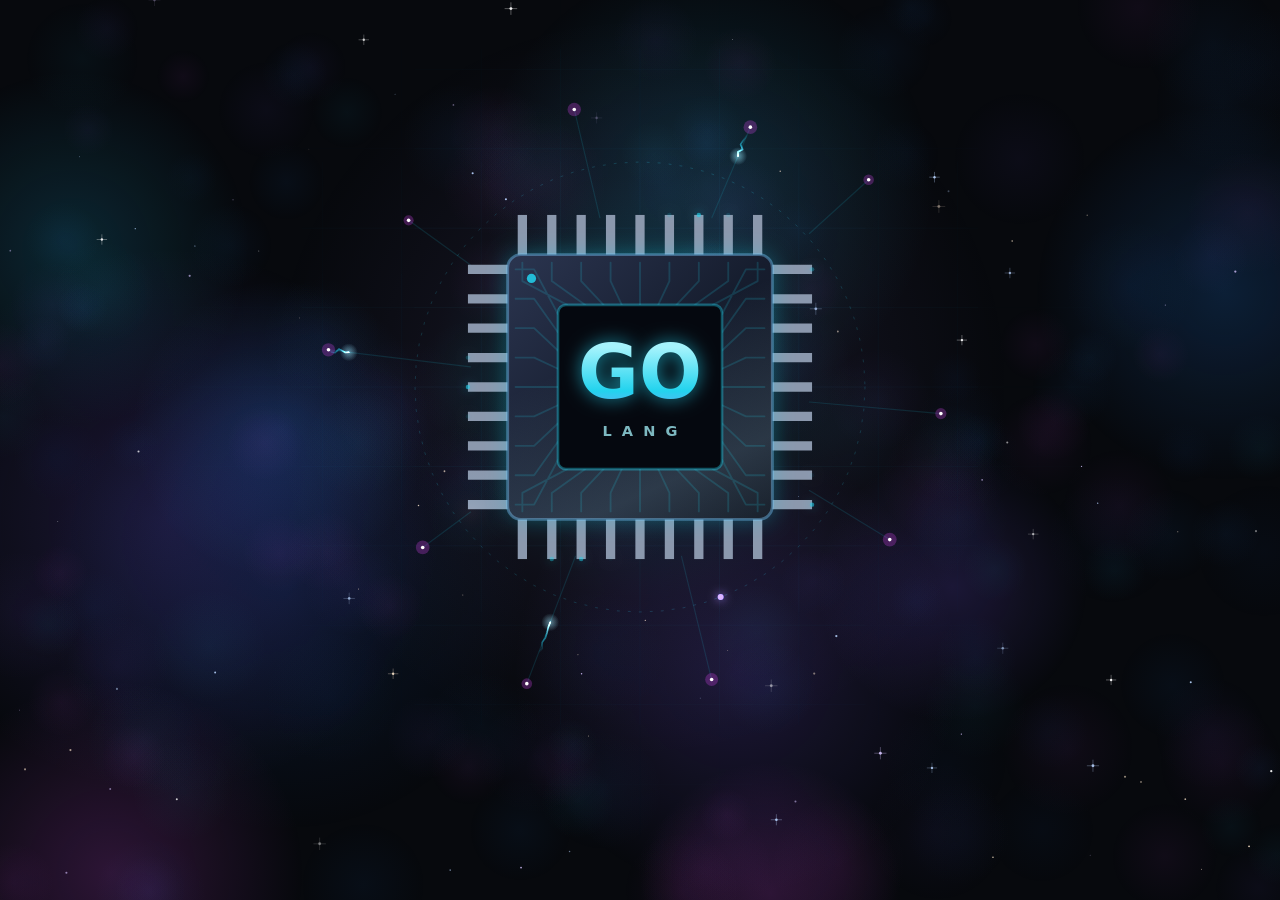
<file: src/webui/animasi/2. chipset go.html>
<!DOCTYPE html>
<html lang="id" class="dark">
<head>
<meta charset="utf-8">
<meta name="viewport" content="width=device-width, initial-scale=1, maximum-scale=1, user-scalable=no">
<title>Chipset GO</title>
<style>html,body{margin:0;padding:0;height:100%;background:#07090d;overflow:hidden}#fxwrap{position:fixed;inset:0}#fx{display:block;width:100%;height:100%}</style>
</head>
<body>
<div id="fxwrap"><canvas id="fx"></canvas></div>
<script>(function(){const v=document.getElementById("fx"),t=v.getContext("2d"),T=Math.PI*2,p=(l,o)=>l+Math.random()*(o-l),C=.16;let w=0,k=0,P=100,N=0,Z=0,z=null,j=[];const K=()=>Math.min(1,w/900+.4);function Q(){z=document.createElement("canvas"),z.width=Math.max(2,w|0),z.height=Math.max(2,k|0);const l=z.getContext("2d");l.globalCompositeOperation="lighter";const o=["34,120,220","30,160,200","110,80,220","20,70,150","200,70,220"];for(let e=0;e<150;e++){const a=e<10,n=a?p(120,300):p(25,70),r=p(0,w),i=p(0,k),b=o[Math.random()*o.length|0],d=l.createRadialGradient(r,i,0,r,i,n);d.addColorStop(0,"rgba("+b+","+(a?.2:.05)+")"),d.addColorStop(1,"rgba("+b+",0)"),l.fillStyle=d,l.fillRect(r-n,i-n,n*2,n*2)}}function q(){const l=Math.min(window.devicePixelRatio||1,2);w=window.innerWidth,k=window.innerHeight,v.width=Math.round(w*l),v.height=Math.round(k*l),v.style.width=w+"px",v.style.height=k+"px",t.setTransform(l,0,0,l,0,0),P=Math.min(w/6.4,k/6.8),N=w/2,Z=k*.43,j=Array.from({length:Math.round(90*K())},()=>({x:p(0,w),y:p(0,k),r:p(.35,1.5),ph:p(0,T),sp:p(.01,.04),v:p(.02,.12),k:Math.random()*4|0})),Q()}window.addEventListener("resize",q),q();let W=1,G=0,L=1,I=0;const g=(l,o,e)=>{const a=l*W+e*G,n=e*W-l*G;return[N+a*P,Z-(o*L-n*I)*P,o*I+n*L]},R=Array.from({length:10},(l,o)=>{const e=o/10*T+p(-.12,.12),a=p(2,2.4),n=Math.max(Math.abs(Math.cos(e)),Math.abs(Math.sin(e)));return{x:Math.cos(e)*a,z:Math.sin(e)*a,gx:Math.cos(e)/n*1.28,gz:Math.sin(e)/n*1.28,cv:o%2?1:-1,ph:p(0,T),sx:0,sy:0,dz:0}}),U=()=>({n:Math.random()*R.length|0,t:-p(.2,2.2),sp:p(.022,.036)}),F=Array.from({length:4},U),E=[],O=[],it=[[4.2,[[0,"rgba(34,211,238,.35)"],[.5,"rgba(167,139,250,.22)"],[1,"rgba(217,70,239,0)"]]],[2,[[0,"rgba(200,250,255,.85)"],[.45,"rgba(34,211,238,.6)"],[1,"rgba(217,70,239,0)"]]],[1,[[0,"#fff"],[.35,"rgba(210,250,255,.9)"],[1,"rgba(120,235,255,0)"]]]];let A=0,D=0,x=0,H=60;function V(l,o,e,a,n){let r=[[l,o],[e,a]];for(let i=0;i<5;i++){const b=[r[0]];for(let d=1;d<r.length;d++){const m=r[d-1][0],y=r[d-1][1],h=r[d][0],f=r[d][1],s=h-m,c=f-y,u=Math.hypot(s,c)||1,S=(Math.random()-.5)*n;b.push([(m+h)/2-c/u*S,(y+f)/2+s/u*S],[h,f])}r=b,n*=.55}return r}function J(l,o,e,a,n){t.beginPath(),t.moveTo(l+n,o),t.arcTo(l+e,o,l+e,o+a,n),t.arcTo(l+e,o+a,l,o+a,n),t.arcTo(l,o+a,l,o,n),t.arcTo(l,o,l+e,o,n),t.closePath()}const X=l=>{t.beginPath(),l.forEach((o,e)=>e?t.lineTo(o[0],o[1]):t.moveTo(o[0],o[1])),t.closePath(),t.fill()};function $(){t.globalAlpha=1,t.drawImage(z,0,0,w,k);const l=["255,255,255","186,214,255","214,196,255","255,232,205"];for(const o of j){o.x-=o.v,o.x<-6&&(o.x=w+6,o.y=p(0,k)),o.ph+=o.sp;const e=.22+.7*Math.abs(Math.sin(o.ph)),a=l[o.k];t.fillStyle="rgba("+a+","+e+")",t.beginPath(),t.arc(o.x,o.y,o.r,0,T),t.fill(),o.r>1.15&&(t.strokeStyle="rgba("+a+","+e*.5+")",t.lineWidth=.7,t.beginPath(),t.moveTo(o.x-o.r*4,o.y),t.lineTo(o.x+o.r*4,o.y),t.moveTo(o.x,o.y-o.r*4),t.lineTo(o.x,o.y+o.r*4),t.stroke())}}function tt(){const l=g(0,0,0);let o=t.createRadialGradient(l[0],l[1],P*.8,l[0],l[1],P*2.8);o.addColorStop(0,"rgba(34,211,238,"+(.12+x*.08)+")"),o.addColorStop(.4,"rgba(167,139,250,.05)"),o.addColorStop(1,"rgba(167,139,250,0)"),t.fillStyle=o,t.beginPath(),t.arc(l[0],l[1],P*2.8,0,T),t.fill()}function ot(){const o=-C-.04,e=8;t.lineWidth=1;for(let a=-5;a<=5;a++){const n=a*.6;for(let r=0;r<2;r++)for(let i=0;i<e;i++){const b=-3.4+6.8*i/e,d=-3.4+2*3.4*(i+1)/e,m=(b+d)/2,y=.07*Math.max(0,1-Math.hypot(n,m)/3.4);if(y<.006)continue;const h=r?g(n,o,b):g(b,o,n),f=r?g(n,o,d):g(d,o,n);t.strokeStyle="rgba(56,189,248,"+y+")",t.beginPath(),t.moveTo(h[0],h[1]),t.lineTo(f[0],f[1]),t.stroke()}}for(let a=0;a<R.length;a++){const n=R[a],r=g(n.x,o,n.z),i=g(n.gx,o,n.gz);n.sx=r[0],n.sy=r[1],n.dz=r[2],t.strokeStyle="rgba(34,211,238,.13)",t.lineWidth=1.2,t.beginPath(),t.moveTo(r[0],r[1]),t.lineTo(i[0],i[1]),t.stroke();const b=3+2*Math.abs(Math.sin(A*.04+a));t.fillStyle="rgba(217,70,239,.28)",t.beginPath(),t.arc(r[0],r[1],b+2,0,T),t.fill(),t.fillStyle="#fff",t.beginPath(),t.arc(r[0],r[1],1.8,0,T),t.fill()}}function et(l){const o=[{r:1.7,y:.35,d:[2,9],s:1}];t.lineWidth=1;for(const e of o){t.setLineDash(e.d),t.strokeStyle="rgba(34,211,238,.16)",t.beginPath();let a=!1;for(let i=0;i<=64;i++){const b=i/64*T,d=g(Math.cos(b)*e.r,e.y,Math.sin(b)*e.r);d[2]>=0===l?(a?t.lineTo(d[0],d[1]):t.moveTo(d[0],d[1]),a=!0):a=!1}t.stroke(),t.setLineDash([]);const n=A*.014*e.s,r=g(Math.cos(n)*e.r,e.y,Math.sin(n)*e.r);r[2]>=0===l&&(t.fillStyle="#a78bfa",t.shadowColor="#a78bfa",t.shadowBlur=10,t.beginPath(),t.arc(r[0],r[1],e.s>0?3:2.2,0,T),t.fill(),t.shadowBlur=0)}}function at(){for(let h=0;h<4;h++)for(let f=0;f<9;f++){const s=-1+(f+.5)*2/9,c=.035,u=1,S=1.3;let M;h===0?M=[[s-c,-u],[s+c,-u],[s+c,-S],[s-c,-S]]:h===1?M=[[u,s-c],[u,s+c],[S,s+c],[S,s-c]]:h===2?M=[[s-c,u],[s+c,u],[s+c,S],[s-c,S]]:M=[[-u,s-c],[-u,s+c],[-S,s+c],[-S,s-c]],t.fillStyle="#8b98ad",X(M.map(B=>g(B[0],0,B[1])));const _=Math.pow(Math.max(0,Math.sin(A*.14-f*.7+h*1.6)),6)*.6+x*.2;if(_>.03){const B=g((M[2][0]+M[3][0])/2,0,(M[2][1]+M[3][1])/2);t.fillStyle="rgba(34,211,238,"+Math.min(1,_)+")",t.shadowColor="#22d3ee",t.shadowBlur=8,t.beginPath(),t.arc(B[0],B[1],2.2,0,T),t.fill(),t.shadowBlur=0}}const o=[[-1,-1],[1,-1],[1,1],[-1,1]],e=[[0,-1],[1,0],[0,1],[-1,0]];for(let h=0;h<4;h++){const f=(e[h][1]*W-e[h][0]*G)*L;if(f<=.01)continue;const s=o[h],c=o[(h+1)%4],u=22+f*46;t.fillStyle="rgb("+(u*.8|0)+","+(u|0)+","+(u*1.5|0)+")",X([g(s[0],C,s[1]),g(c[0],C,c[1]),g(c[0],-C,c[1]),g(s[0],-C,s[1])]);const S=g(s[0],C,s[1]),M=g(c[0],C,c[1]);t.strokeStyle="rgba(120,200,255,"+(.35+x*.3)+")",t.lineWidth=1,t.beginPath(),t.moveTo(S[0],S[1]),t.lineTo(M[0],M[1]),t.stroke()}const a=g(0,C,0),n=g(1,C,0),r=g(0,C,1);t.save(),t.transform(n[0]-a[0],n[1]-a[1],r[0]-a[0],r[1]-a[1],a[0],a[1]);const i=t.createLinearGradient(-1,-1,1,1);i.addColorStop(0,"#2b3550"),i.addColorStop(.5,"#161d2e"),i.addColorStop(1,"#0b0f19"),J(-1,-1,2,2,.1),t.fillStyle=i,t.shadowColor="rgba(34,211,238,"+(.3+x*.45)+")",t.shadowBlur=18+x*46,t.fill(),t.shadowBlur=0,t.strokeStyle="rgba(120,200,255,.4)",t.lineWidth=.022,t.stroke(),t.save(),J(-1,-1,2,2,.1),t.clip();const b=.5+.5*Math.sin(A*.01),d=-1.8+3.6*b,m=t.createLinearGradient(d,-1,d+.9,1);m.addColorStop(0,"rgba(180,230,255,0)"),m.addColorStop(.5,"rgba(180,230,255,.17)"),m.addColorStop(1,"rgba(180,230,255,0)"),t.fillStyle=m,t.fillRect(-1,-1,2,2),t.strokeStyle="rgba(34,211,238,"+(.14+x*.22)+")",t.lineWidth=.014,t.beginPath();for(let h=0;h<9;h++){const f=-1+(h+.5)*2/9,s=f*.62;t.moveTo(s,-.62),t.lineTo(f,-.8),t.lineTo(f,-.94),t.moveTo(s,.62),t.lineTo(f,.8),t.lineTo(f,.94),t.moveTo(-.62,s),t.lineTo(-.8,f),t.lineTo(-.94,f),t.moveTo(.62,s),t.lineTo(.8,f),t.lineTo(.94,f)}t.stroke(),t.restore(),J(-.62,-.62,1.24,1.24,.06),t.fillStyle="#05080f",t.fill(),t.strokeStyle="rgba(34,211,238,"+(.35+x*.3)+")",t.lineWidth=.02,t.stroke(),t.save(),t.scale(.01,.01),t.textAlign="center",t.textBaseline="middle";const y=t.createLinearGradient(0,-30,0,30);y.addColorStop(0,"#a5f3fc"),y.addColorStop(.55,"#22d3ee"),y.addColorStop(1,"#a78bfa"),t.fillStyle=y,t.shadowColor="rgba(34,211,238,"+(.6+x*.4)+")",t.shadowBlur=14+x*40,t.font="900 56px system-ui,sans-serif",t.fillText("GO",0,-6),t.shadowBlur=0,t.font="600 11px system-ui,sans-serif",t.fillStyle="rgba(165,243,252,.75)",t.fillText("L  A  N  G",0,34),t.restore(),t.fillStyle="rgba(34,211,238,.85)",t.beginPath(),t.arc(-.82,-.82,.035,0,T),t.fill(),t.restore()}function nt(l){if(l.t<=0)return;const o=R[l.n],e=Math.min(1,l.t),a=Math.max(0,e-.24),n=[];for(let m=0;m<=6;m++){const y=a+(e-a)*m/6,h=m===0||m===6?0:(Math.random()-.5)*P*.035,f=o.x+(o.gx-o.x)*y,s=o.z+(o.gz-o.z)*y,c=o.gx-o.x,u=o.gz-o.z,S=Math.hypot(c,u)||1,M=g(f,0,s);n.push([M[0]-u/S*h,M[1]+c/S*h])}const r=n[6][0],i=n[6][1],b=t.createLinearGradient(r,i,n[0][0],n[0][1]);b.addColorStop(0,"rgba(234,253,255,.95)"),b.addColorStop(.45,"rgba(34,211,238,.55)"),b.addColorStop(1,"rgba(34,211,238,0)"),t.lineCap="round",t.lineJoin="round",t.strokeStyle=b,t.lineWidth=1.6,t.beginPath(),n.forEach((m,y)=>y?t.lineTo(m[0],m[1]):t.moveTo(m[0],m[1])),t.stroke();const d=t.createRadialGradient(r,i,0,r,i,9);d.addColorStop(0,"rgba(160,240,255,.5)"),d.addColorStop(1,"rgba(160,240,255,0)"),t.fillStyle=d,t.beginPath(),t.arc(r,i,9,0,T),t.fill()}function lt(l){const o=g(l.x,0,l.z),e=l.age/12,a=P*(.12+.22*e),n=t.createRadialGradient(o[0],o[1],0,o[0],o[1],a);n.addColorStop(0,"rgba(255,255,255,"+.8*(1-e)+")"),n.addColorStop(.5,"rgba(34,211,238,"+.4*(1-e)+")"),n.addColorStop(1,"rgba(34,211,238,0)"),t.fillStyle=n,t.beginPath(),t.arc(o[0],o[1],a,0,T),t.fill()}function rt(){const l=Math.random()*4|0,o=p(-.8,.8),e=l<2?-1:1,a=l%2?[e===1?1:-1,o]:[o,e===1?1:-1],n=l%2?[a[0]*1.34,o+p(-.18,.18)]:[o+p(-.18,.18),a[1]*1.34],r=g(a[0],C,a[1]),i=g(n[0],0,n[1]);O.push({pts:V(r[0],r[1],i[0],i[1],P*.1),life:0,max:p(7,11)}),x=Math.min(1.1,x+.4)}function Y(){const l=performance.now(),o=D?Math.min(3,(l-D)/16.667):1;D=l,A+=o,W=1,G=0,L=0,I=1,t.clearRect(0,0,w,k),t.globalAlpha=1,$(),tt(),ot(),at(),t.globalCompositeOperation="lighter",et(!0);for(let e=0;e<F.length;e++){const a=F[e];if(nt(a),a.t+=a.sp*o,a.t>=1){const n=R[a.n];E.push({x:n.gx,z:n.gz,age:0}),x=Math.min(1.1,x+.2),F[e]=U()}}for(let e=E.length-1;e>=0;e--){const a=E[e];if(a.age+=o,a.age>12){E.splice(e,1);continue}lt(a)}H-=o,H<=0&&(H=p(50,120),rt()),t.lineJoin="round",t.lineCap="round";for(let e=O.length-1;e>=0;e--){const a=O[e];a.life+=o;const n=1-a.life/a.max;if(n<=0){O.splice(e,1);continue}t.globalAlpha=n;for(const r of[["rgba(34,211,238,.25)",4],["rgba(234,253,255,.95)",1.1]])t.strokeStyle=r[0],t.lineWidth=r[1],t.beginPath(),a.pts.forEach((i,b)=>b?t.lineTo(i[0],i[1]):t.moveTo(i[0],i[1])),t.stroke()}t.globalAlpha=1,t.globalCompositeOperation="source-over",x*=Math.pow(.9,o),requestAnimationFrame(Y)}Y()})();</script>
</body>
</html>
</file>
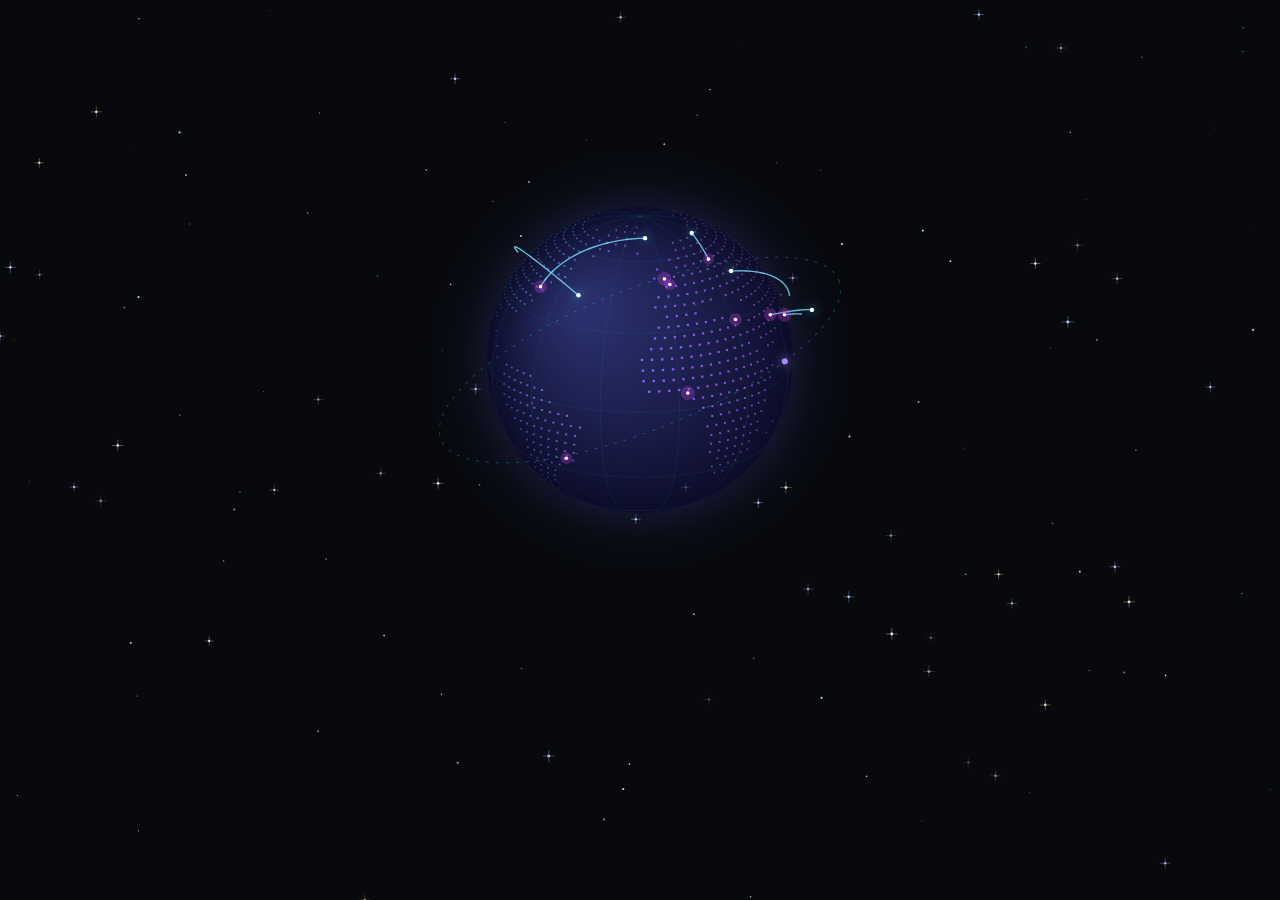
<file: src/webui/animasi/3. bumi ai.html>
<!DOCTYPE html>
<html lang="id" class="dark">
<head>
<meta charset="utf-8">
<meta name="viewport" content="width=device-width, initial-scale=1, maximum-scale=1, user-scalable=no">
<title>Bumi AI</title>
<style>html,body{margin:0;padding:0;height:100%;background:#07090d;overflow:hidden}#fxwrap{position:fixed;inset:0}#leaves-canvas{display:block;width:100%;height:100%}</style>
</head>
<body>
<div id="fxwrap"><canvas id="leaves-canvas"></canvas></div>
<script>const canvas=document.getElementById("leaves-canvas"),ctx=canvas.getContext("2d"),rnd=(r,E)=>r+Math.random()*(E-r),TAU=Math.PI*2;let W=0,H=0;function resizeCanvas(){const r=Math.min(window.devicePixelRatio||1,2),E=canvas.parentElement;W=E.clientWidth||window.innerWidth,H=E.clientHeight||window.innerHeight,canvas.style.width="100%",canvas.style.height="100%",canvas.width=W*r,canvas.height=H*r,ctx.setTransform(r,0,0,r,0,0)}resizeCanvas();const density=()=>Math.min(1,W/900+.4),shape={leaf(r){ctx.beginPath(),ctx.moveTo(0,-r),ctx.bezierCurveTo(r*.7,-r*.5,r*.7,r*.5,0,r),ctx.bezierCurveTo(-r*.7,r*.5,-r*.7,-r*.5,0,-r),ctx.fill(),ctx.strokeStyle="rgba(0,0,0,.2)",ctx.lineWidth=.8,ctx.beginPath(),ctx.moveTo(0,-r),ctx.lineTo(0,r*1.1),ctx.stroke()},petal(r){ctx.beginPath(),ctx.moveTo(0,-r),ctx.bezierCurveTo(r,-r*.6,r*.9,r*.8,0,r),ctx.bezierCurveTo(-r*.9,r*.8,-r,-r*.6,0,-r),ctx.fill()},feather(r,E){ctx.beginPath(),ctx.moveTo(0,-r),ctx.bezierCurveTo(r*.38,-r*.6,r*.34,r*.4,0,r),ctx.bezierCurveTo(-r*.34,r*.4,-r*.38,-r*.6,0,-r),ctx.fill(),ctx.strokeStyle=E?"rgba(255,255,255,.7)":"rgba(70,90,130,.55)",ctx.lineWidth=.9,ctx.beginPath(),ctx.moveTo(0,-r),ctx.lineTo(0,r*1.25);for(let R=-2;R<=2;R++){const I=R*r*.28;ctx.moveTo(0,I),ctx.lineTo(r*.28,I-r*.2),ctx.moveTo(0,I),ctx.lineTo(-r*.28,I-r*.2)}ctx.stroke()}};function fall(r){const E=Math.round(r.n*density()),R=S=>({x:rnd(0,W),y:S?rnd(-40,H):rnd(-60,-10),s:rnd(r.s[0],r.s[1]),vy:rnd(r.vy[0],r.vy[1]),sw:rnd(r.sw[0],r.sw[1]),ph:rnd(0,TAU),sp:rnd(.012,.03),rot:rnd(0,TAU),vr:rnd(-.02,.02),fl:rnd(0,TAU),vf:rnd(.02,.06),a:rnd(.65,.95),c:r.pal[Math.random()*r.pal.length|0]}),I=Array.from({length:E},()=>R(!0));return S=>{for(const b of I)b.y+=b.vy,b.ph+=b.sp,b.x+=Math.sin(b.ph)*b.sw,b.rot+=b.vr,b.fl+=b.vf,b.y>H+40&&Object.assign(b,R(!1)),ctx.save(),ctx.translate(b.x,b.y),ctx.rotate(b.rot+Math.sin(b.ph)*.35),r.flip&&ctx.scale(Math.cos(b.fl),1),r.shadow&&!S&&(ctx.shadowColor="rgba(60,80,120,.35)",ctx.shadowBlur=5),ctx.globalAlpha=b.a,ctx.fillStyle=b.c,shape[r.shape](b.s,S),ctx.restore()}}function snow(){const r=Array.from({length:Math.round(90*density())},()=>{const E=rnd(1,3.8);return{x:rnd(0,W),y:rnd(0,H),r:E,vy:.4+E*.28,ph:rnd(0,TAU)}});return E=>{ctx.fillStyle=E?"#fff":"#7fb2f0";for(const R of r)R.y+=R.vy,R.ph+=.015,R.x+=Math.sin(R.ph)*.5+.15,R.y>H+5&&(R.y=-5,R.x=rnd(0,W)),R.x>W+5&&(R.x=-5),ctx.globalAlpha=.35+R.r/6,ctx.beginPath(),ctx.arc(R.x,R.y,R.r,0,TAU),ctx.fill();ctx.globalAlpha=1}}function rain(){const r=I=>({x:rnd(0,W+60),y:I?rnd(-H,H):rnd(-80,0),l:rnd(10,22),v:rnd(13,20)}),E=Array.from({length:Math.round(140*density())},()=>r(!0)),R=[];return I=>{ctx.strokeStyle=I?"rgba(170,210,255,.55)":"rgba(40,100,190,.5)",ctx.lineWidth=1.1,ctx.lineCap="round",ctx.beginPath();for(const S of E)S.y+=S.v,S.x-=S.v*.12,ctx.moveTo(S.x,S.y),ctx.lineTo(S.x+S.l*.12,S.y-S.l),S.y>H&&(Math.random()<.35&&R.length<30&&R.push({x:S.x,y:H-rnd(3,40),r:1,a:.5}),Object.assign(S,r(!1)));ctx.stroke();for(let S=R.length-1;S>=0;S--){const b=R[S];if(b.r+=.5,b.a-=.02,b.a<=0){R.splice(S,1);continue}ctx.globalAlpha=b.a,ctx.beginPath(),ctx.ellipse(b.x,b.y,b.r*2,b.r*.7,0,0,TAU),ctx.stroke()}ctx.globalAlpha=1}}function meteor(){const r=Array.from({length:55},()=>({x:rnd(0,W),y:rnd(0,H*.8),r:rnd(.5,1.4),ph:rnd(0,TAU)})),E=[];return R=>{ctx.fillStyle=R?"#fff":"#5a78c8";for(const S of r)S.ph+=.03,ctx.globalAlpha=.25+.35*Math.abs(Math.sin(S.ph)),ctx.beginPath(),ctx.arc(S.x,S.y,S.r,0,TAU),ctx.fill();E.length<4&&Math.random()<.018&&E.push({x:rnd(W*.3,W*1.1),y:rnd(-40,H*.3),vx:-rnd(7,11),vy:rnd(4,7),l:rnd(110,190)});const I=R?"255,255,255":"60,90,190";for(let S=E.length-1;S>=0;S--){const b=E[S];if(b.x+=b.vx,b.y+=b.vy,b.x<-250||b.y>H+250){E.splice(S,1);continue}const rt=Math.hypot(b.vx,b.vy),xt=b.x-b.vx/rt*b.l,Tt=b.y-b.vy/rt*b.l,Ct=ctx.createLinearGradient(b.x,b.y,xt,Tt);Ct.addColorStop(0,"rgba("+I+",.95)"),Ct.addColorStop(1,"rgba("+I+",0)"),ctx.globalAlpha=1,ctx.strokeStyle=Ct,ctx.lineWidth=2,ctx.lineCap="round",ctx.beginPath(),ctx.moveTo(b.x,b.y),ctx.lineTo(xt,Tt),ctx.stroke(),ctx.fillStyle="rgb("+I+")",ctx.beginPath(),ctx.arc(b.x,b.y,2.2,0,TAU),ctx.fill()}ctx.globalAlpha=1}}function fireflies(){const r=Array.from({length:Math.round(32*density())},()=>({x:rnd(0,W),y:rnd(0,H),a:rnd(0,TAU),v:rnd(.2,.6),ph:rnd(0,TAU),r:rnd(2,4.5)}));return E=>{const R=E?"200,255,120":"230,170,20";for(const I of r){I.a+=rnd(-.08,.08),I.x+=Math.cos(I.a)*I.v,I.y+=Math.sin(I.a)*I.v,I.ph+=.03,I.x<-10&&(I.x=W+10),I.x>W+10&&(I.x=-10),I.y<-10&&(I.y=H+10),I.y>H+10&&(I.y=-10);const S=.25+.6*Math.abs(Math.sin(I.ph)),b=ctx.createRadialGradient(I.x,I.y,0,I.x,I.y,I.r*4);b.addColorStop(0,"rgba("+R+","+S+")"),b.addColorStop(1,"rgba("+R+",0)"),ctx.fillStyle=b,ctx.beginPath(),ctx.arc(I.x,I.y,I.r*4,0,TAU),ctx.fill()}}}function neural(){const r=Array.from({length:Math.round(46*density())},()=>({x:rnd(0,W),y:rnd(0,H),vx:rnd(-.35,.35),vy:rnd(-.35,.35),r:rnd(1.2,2.6),h:Math.random()}));return E=>{const R=E?"167,139,250":"109,40,217",I=120;for(const S of r)S.x+=S.vx,S.y+=S.vy,(S.x<0||S.x>W)&&(S.vx*=-1),(S.y<0||S.y>H)&&(S.vy*=-1);ctx.lineWidth=1,ctx.globalAlpha=1;for(let S=0;S<r.length;S++)for(let b=S+1;b<r.length;b++){const rt=r[S],xt=r[b],Tt=Math.hypot(rt.x-xt.x,rt.y-xt.y);Tt<I&&(ctx.strokeStyle="rgba("+R+","+.38*(1-Tt/I)+")",ctx.beginPath(),ctx.moveTo(rt.x,rt.y),ctx.lineTo(xt.x,xt.y),ctx.stroke())}for(const S of r)ctx.fillStyle=S.h>.66?"rgba(34,211,238,.95)":S.h>.33?"rgba(217,70,239,.95)":"rgba("+R+",.95)",ctx.beginPath(),ctx.arc(S.x,S.y,S.r,0,TAU),ctx.fill()}}function earth(r){const E=Math.PI/180,R=[[[-168,66],[-140,70],[-95,72],[-80,70],[-62,60],[-55,50],[-67,45],[-76,35],[-81,25],[-97,26],[-97,18],[-88,15],[-80,8],[-92,14],[-105,20],[-117,32],[-124,40],[-125,49],[-135,58],[-150,60],[-165,62]],[[-80,8],[-62,11],[-50,0],[-35,-6],[-40,-22],[-48,-28],[-58,-38],[-66,-46],[-70,-54],[-75,-48],[-72,-30],[-70,-18],[-81,-5]],[[-10,36],[-9,43],[-2,48],[5,53],[10,57],[20,60],[30,70],[40,68],[40,55],[30,46],[28,41],[22,37],[12,38],[3,40]],[[-17,15],[-10,30],[-5,36],[10,37],[32,31],[43,12],[51,12],[40,-5],[40,-15],[35,-25],[20,-35],[12,-18],[9,-1],[5,5],[-8,5],[-17,12]],[[30,46],[40,55],[40,68],[60,73],[100,77],[140,72],[170,68],[160,58],[142,52],[135,35],[122,30],[120,22],[108,10],[100,3],[98,15],[90,22],[80,10],[73,20],[67,25],[57,25],[50,30],[36,36],[30,40]],[[35,30],[43,13],[52,16],[58,22],[56,26],[50,30]],[[114,-22],[122,-18],[131,-12],[142,-11],[146,-19],[153,-27],[150,-37],[140,-38],[130,-32],[115,-34]],[[-55,60],[-45,60],[-20,70],[-20,82],[-60,82],[-70,76]],[[95.3,5.5],[97.5,5.2],[100.5,2.5],[103.5,-.5],[106,-3],[105.8,-5.9],[103,-5],[100,-2],[98,.5],[95.8,3.2]],[[105.2,-6.8],[106.5,-6],[108.5,-6.5],[111,-6.4],[114.5,-7.7],[114,-8.7],[110,-8.2],[106.5,-7.5]],[[109,1.5],[111,2.5],[113,3.2],[116,6.9],[119,5.2],[118.5,1.5],[117.5,-1],[116,-3.8],[114,-4],[111,-3.5],[110,-1.5],[109.2,-.5]],[[119.5,-5.5],[120,-3],[119,-.5],[120.5,1.2],[124.8,1.5],[125,.8],[121.8,.3],[123.3,-.8],[121.6,-1.8],[123,-3.8],[122,-5],[120.5,-5.6]],[[131,-.8],[134,-.8],[138,-1.7],[141,-2.6],[145,-4.5],[147.5,-6.2],[150.5,-10.5],[147,-10],[143.5,-8.2],[141,-9.1],[138,-8.2],[137,-5],[134,-4],[132.5,-3]],[[120.5,18.5],[122.2,18.4],[122.2,16],[121.7,14.3],[124,13],[124.1,12.6],[122,13.2],[120.8,14.2],[120,16],[120.3,17.5]],[[122,7.5],[123.5,8.6],[125.5,9.8],[126.5,7.5],[126,6],[124.5,6.2],[122.5,6.8]],[[122,11.8],[123.5,11.5],[125,12.5],[125.5,10.5],[124.5,10],[123,9.2],[122.5,10.2]],[[130.9,34],[133,34.4],[135,34.6],[136.8,34.3],[139.8,35],[140.9,36.5],[141.5,38.5],[141.9,40.5],[140.3,41],[139.8,39.5],[139,38],[137.2,37],[136,36],[133,35.5],[131.5,34.8]],[[140,41.6],[141.5,42.3],[143.3,42],[145.5,43.3],[144,44.2],[141.8,45.4],[141.3,43.4],[140.3,43]],[[129.8,33],[131.5,33.8],[131.8,32],[131,31.2],[130.2,31.3],[129.8,32.5]],[[132.5,33.8],[134.5,34],[134.3,33.4],[133,32.8]],[[-5.5,50],[1.3,51.2],[1.7,52.8],[-.3,54],[-1.8,57.5],[-3,58.6],[-5.5,58.5],[-6,56.5],[-4.8,54.7],[-3,53.4],[-4.5,51.7]],[[-10,51.7],[-6,52],[-6,54.5],[-8,55.3],[-10,54]],[[-24,65.5],[-22,66.4],[-15,66.3],[-13.5,65],[-18,63.4],[-22.5,63.8]],[[172.7,-34.5],[174.5,-36],[178,-37.7],[176.8,-39.8],[175,-41.5],[174.5,-39.5],[173.2,-37.5]],[[172.7,-40.5],[174.3,-41.7],[172,-43.5],[170.5,-45.8],[167,-46],[166.5,-45],[170.5,-42.8]],[[49.3,-12],[50.4,-15.5],[49.5,-18],[47.2,-25],[45,-25.3],[43.7,-23.5],[44.3,-20.5],[44,-17],[46.5,-15.5]],[[79.8,9.5],[81.8,7.5],[81.2,6],[80,6],[79.8,7.5]],[[121,25],[122,24.5],[121,22],[120.2,22.8],[120.5,24.5]],[[-85,22],[-83,23],[-79,22.8],[-74.2,20.2],[-77.5,19.8],[-81,22.2]],[[-74.5,18.5],[-72,19.9],[-68.4,18.7],[-70,18.2],[-72,17.9]],[[-80,73.5],[-72,71.5],[-68,70],[-62,66.5],[-65,62.5],[-74,64.5],[-78,66],[-90,70.5],[-85,73]],[[144.7,-40.8],[148.3,-40.9],[148,-43],[146.5,-43.6]],[[142,54],[143.2,53],[143.5,49],[142.2,46],[142,50]],[[100.2,6.5],[102,6.2],[103.5,4.5],[104.2,1.4],[103,1.5],[101,3],[100,5]],[[102,12.5],[105,8.6],[106.8,10.3],[109.3,11.5],[108,15],[105,14],[102.5,13.5]],[[156,51],[158,52.5],[160,54.5],[162,56],[163.5,59],[160,61],[157,60.5],[156,57],[155.8,54]],[[5,58.5],[5.5,62],[10,64.5],[14,68],[18,70],[25,71],[30,70],[29,67],[25,65],[21.5,63],[17.5,62],[19,60],[17,57.5],[14,55.5],[12.5,56],[11,59],[8,58]]],I=(g,p,y)=>{let x=!1;for(let w=0,C=y.length-1;w<y.length;C=w++){const q=y[w][0],B=y[w][1],T=y[C][0],lt=y[C][1];B>p!=lt>p&&g<(T-q)*(p-B)/(lt-B)+q&&(x=!x)}return x},S=g=>g<.5?[139+97*g*2,92-20*g*2,246-93*g*2]:[236+15*(g-.5)*2,72+74*(g-.5)*2,153-93*(g-.5)*2],b=g=>g<.5?[34+105*g*2,211-119*g*2,238+8*g*2]:[139+97*(g-.5)*2,92-20*(g-.5)*2,246-93*(g-.5)*2],rt=[];for(let g=-80;g<=82;g+=4){const p=Math.max(1,Math.round(95*Math.cos(g*E)));for(let y=0;y<p;y++){const x=-180+360*y/p;if(R.some(w=>I(x,g,w))){const w=b((x+180)/360).map(q=>q|0),C=S((x+180)/360).map(q=>q|0);rt.push({lat:g*E,lon:x*E,cd:"rgb("+w+")",cl:"rgb("+w.map(q=>q*.55|0)+")",cm:"rgb("+C+")"})}}}const xt=(g,p)=>(g*=E,p*=E,[Math.cos(g)*Math.sin(p),Math.sin(g),Math.cos(g)*Math.cos(p)]),Tt=[[37.8,-122.4],[40.7,-74],[51.5,-.1],[48.9,2.3],[25.2,55.3],[19.1,72.9],[1.35,103.8],[-6.2,106.8],[35.7,139.7],[-33.9,151.2],[-23.5,-46.6],[6.5,3.4],[30,31.2],[55.7,37.6]].map(g=>xt(g[0],g[1])),Ct=()=>{const g=()=>{if(!r)return Tt[Math.random()*Tt.length|0];const w=Math.asin(rnd(-.75,.75)),C=-Pt-.45+rnd(-.95,.95);return[Math.cos(w)*Math.sin(C),Math.sin(w),Math.cos(w)*Math.cos(C)]},p=g();let y,x;do y=g(),x=Math.acos(Math.max(-1,Math.min(1,p[0]*y[0]+p[1]*y[1]+p[2]*y[2])));while(y===p||r&&(x<.5||x>1.7));return{a:p,b:y,ang:x,t:r?-rnd(0,.3):-rnd(0,1),sp:rnd(.006,.012)}},vt=[],Ot=r?3:6,It=[],Wt=[],Dt=[[4.2,[[0,"rgba(255,160,60,.35)"],[.5,"rgba(217,70,239,.22)"],[1,"rgba(217,70,239,0)"]]],[2,[[0,"rgba(255,200,90,.85)"],[.45,"rgba(255,100,40,.6)"],[1,"rgba(217,70,239,0)"]]],[1,[[0,"#fff"],[.35,"rgba(255,240,170,.9)"],[1,"rgba(255,200,90,0)"]]]],jt=g=>({v:g,age:0,st:Array.from({length:16},(p,y)=>({s:(y+.5)/16,ox:rnd(-1,1),ph:rnd(0,TAU),z:rnd(.8,1.25)})),cp:Array.from({length:38},(p,y)=>({f:y/38*TAU+rnd(-.1,.1),rho:rnd(.35,1),z:rnd(.8,1.3)})),dp:Array.from({length:14},(p,y)=>({th:y/14*TAU+rnd(-.2,.2),z:rnd(.8,1.4),sp:rnd(.7,1.1)})),fb:Array.from({length:12},()=>({a:rnd(0,TAU),d:rnd(.2,1),z:rnd(.8,1.3)}))}),Ut=(g,p,y,x)=>{ctx.save(),ctx.translate(g,p),ctx.rotate(y),ctx.scale(x,x);const w=ctx.createRadialGradient(0,0,0,0,0,16);w.addColorStop(0,"rgba(140,235,255,.35)"),w.addColorStop(1,"rgba(140,235,255,0)"),ctx.fillStyle=w,ctx.beginPath(),ctx.arc(0,0,16,0,TAU),ctx.fill();const C=10+5*Math.abs(Math.sin(kt*.7+g))+rnd(0,2.5),q=(i,o,h)=>{ctx.fillStyle=h,ctx.beginPath(),ctx.moveTo(-11,-o),ctx.quadraticCurveTo(-11-i*.55,-o*1.25,-11-i,0),ctx.quadraticCurveTo(-11-i*.55,o*1.25,-11,o),ctx.closePath(),ctx.fill()};q(C*1.25,3.4,"rgba(217,70,239,.55)"),q(C,2.8,"rgba(255,110,40,.9)"),q(C*.7,1.9,"rgba(255,205,100,.95)"),q(C*.4,1,"#fff"),ctx.globalCompositeOperation="source-over",ctx.fillStyle="#343a63",ctx.beginPath(),ctx.moveTo(-9,-2.4),ctx.lineTo(-11.6,-3.3),ctx.lineTo(-11.6,3.3),ctx.lineTo(-9,2.4),ctx.closePath(),ctx.fill();for(const i of[-1,1]){const o=ctx.createLinearGradient(0,0,-10,i*9);o.addColorStop(0,"#ff7ab8"),o.addColorStop(1,"#a21caf"),ctx.fillStyle=o,ctx.beginPath(),ctx.moveTo(-1.5,i*3.4),ctx.lineTo(-9.5,i*9.5),ctx.lineTo(-11,i*8.6),ctx.lineTo(-8.5,i*3.4),ctx.closePath(),ctx.fill()}const B=ctx.createLinearGradient(0,-4.2,0,4.2);B.addColorStop(0,"#ffffff"),B.addColorStop(.5,"#dfe6ff"),B.addColorStop(1,"#8d98d8"),ctx.fillStyle=B,ctx.beginPath(),ctx.moveTo(13,0),ctx.bezierCurveTo(9,-4.4,3,-4.2,-9,-3.7),ctx.lineTo(-9,3.7),ctx.bezierCurveTo(3,4.2,9,4.4,13,0),ctx.closePath(),ctx.fill();const T=ctx.createLinearGradient(0,-4,0,4);T.addColorStop(0,"#c4b5fd"),T.addColorStop(1,"#7c3aed"),ctx.fillStyle=T,ctx.beginPath(),ctx.moveTo(13,0),ctx.bezierCurveTo(10.8,-2.7,8.6,-3.8,6.2,-4),ctx.lineTo(6.2,4),ctx.bezierCurveTo(8.6,3.8,10.8,2.7,13,0),ctx.closePath(),ctx.fill(),ctx.fillStyle="rgba(34,211,238,.95)",ctx.fillRect(-4.6,-3.95,2,7.9);const lt=ctx.createRadialGradient(1.4,-.6,.2,2,0,2.6);lt.addColorStop(0,"#e0fbff"),lt.addColorStop(1,"#0ea5e9"),ctx.fillStyle=lt,ctx.beginPath(),ctx.arc(2,0,2.2,0,TAU),ctx.fill(),ctx.strokeStyle="rgba(40,50,110,.6)",ctx.lineWidth=.6,ctx.stroke(),ctx.restore()},qt=20*E,mt=Math.cos(qt),Mt=Math.sin(qt);let Pt=0,Rt=0,kt=0,st=0,gt=0,dt=0,zt=0;const U=720,ot=360,Ht=()=>{const g=()=>{const d=document.createElement("canvas");return d.width=U,d.height=ot,d};let p=20260;const y=()=>(p=p*16807%2147483647)/2147483647,x=d=>(d+180)/360*U,w=d=>(90-d)/180*ot,C=d=>{let M=d.map(A=>[A[0],A[1]]);for(let A=0;A<3;A++){const c=[];for(let m=0;m<M.length;m++){const k=M[m],F=M[(m+1)%M.length],$=Math.min(3,Math.hypot(F[0]-k[0],F[1]-k[1])*.18);c.push(k,[(k[0]+F[0])/2+(y()-.5)*$,(k[1]+F[1])/2+(y()-.5)*$])}M=c}return M},q=R.map(C),B=(d,M)=>{M.forEach((A,c)=>c?d.lineTo(x(A[0]),w(A[1])):d.moveTo(x(A[0]),w(A[1]))),d.closePath()},T=g().getContext("2d");T.fillStyle="#000",T.fillRect(0,0,U,ot),T.fillStyle="#fff",T.beginPath(),q.forEach(d=>B(T,d)),T.fill(),T.fillRect(0,w(-67),U,ot),T.fillRect(0,0,U,w(80));const lt=T.getImageData(0,0,U,ot).data,i=new Uint8Array(U*ot),o=new Uint8Array(U*ot);for(let d=0;d<U*ot;d++)if(lt[d*4]>127){i[d]=1;const M=90-(d/U|0)/ot*180;M>-55&&M<68&&y()<.011&&(o[d]=255)}const h=g().getContext("2d");let G=h.createLinearGradient(0,0,0,ot);G.addColorStop(0,"#0a2a5e"),G.addColorStop(.5,"#0d4a9a"),G.addColorStop(1,"#0a2a5e"),h.fillStyle=G,h.fillRect(0,0,U,ot),h.lineJoin="round";for(const d of[[5,"rgba(60,160,225,.3)"],[2.5,"rgba(110,205,240,.5)"]])h.lineWidth=d[0],h.strokeStyle=d[1],h.beginPath(),q.forEach(M=>B(h,M)),h.stroke();G=h.createLinearGradient(0,0,0,ot),[[0,"#dfe9ef"],[.14,"#6f8c5c"],[.32,"#4f8f45"],[.5,"#3d8a3a"],[.68,"#7c8e48"],[.88,"#6f8c5c"],[1,"#e8eef2"]].forEach(d=>G.addColorStop(d[0],d[1])),h.fillStyle=G,h.beginPath(),q.forEach(d=>B(h,d)),h.fill(),h.save(),h.beginPath(),q.forEach(d=>B(h,d)),h.clip();const J=(d,M,A,c)=>{const m=x(d),k=w(M),F=A*U/360,$=h.createRadialGradient(m,k,0,m,k,F);$.addColorStop(0,"rgba("+c+",.9)"),$.addColorStop(1,"rgba("+c+",0)"),h.fillStyle=$,h.fillRect(m-F,k-F,F*2,F*2)};[[10,24,36],[45,24,22],[134,-25,26],[100,42,20],[-112,36,14],[68,30,14],[20,-24,12]].forEach(d=>J(d[0],d[1],d[2],"222,184,110")),[[-62,-4,22],[22,0,18],[105,10,14],[-75,6,10]].forEach(d=>J(d[0],d[1],d[2],"28,104,48")),h.fillStyle="rgba(245,250,255,.95)",h.beginPath(),B(h,q[7]),h.fill(),h.restore(),h.fillStyle="#eef4f9",h.beginPath(),h.moveTo(0,ot);for(let d=0;d<=U;d+=8)h.lineTo(d,w(-67)+Math.sin(d*.06)*3+(y()-.5)*3);h.lineTo(U,ot),h.closePath(),h.fill(),h.beginPath(),h.moveTo(0,0);for(let d=0;d<=U;d+=8)h.lineTo(d,w(80)+Math.sin(d*.05+1)*4+(y()-.5)*3);h.lineTo(U,0),h.closePath(),h.fill();const ct=h.getImageData(0,0,U,ot).data,K=[[8,4,.5],[16,8,.27],[32,16,.14],[64,32,.09]].map(d=>{const M=new Float32Array(d[0]*d[1]);for(let A=0;A<M.length;A++)M[A]=y();return{cx:d[0],cy:d[1],w:d[2],a:M}}),at=new Uint8Array(U*ot);for(let d=0;d<ot;d++)for(let M=0;M<U;M++){let A=0;for(const m of K){const k=M/U*m.cx,F=d/ot*(m.cy-1),$=Math.floor(k),ft=Math.floor(F),ut=k-$,t=F-ft,e=ut*ut*(3-2*ut),l=t*t*(3-2*t),s=$%m.cx,f=($+1)%m.cx,u=Math.min(m.cy-1,ft+1),_=m.a[ft*m.cx+s],Y=m.a[ft*m.cx+f],D=m.a[u*m.cx+s],X=m.a[u*m.cx+f];A+=m.w*(_+(Y-_)*e+(D-_)*l+(_-Y-D+X)*e*l)}const c=Math.max(0,Math.min(1,(A-.56)/.2));at[d*U+M]=c*c*(3-2*c)*255}return{tex:ct,cloud:at,lights:o,land:i}},_t=(g,p,y)=>{const x=p+y*1.38+18,w=54;ctx.save(),ctx.textAlign="center",ctx.textBaseline="middle",ctx.font="700 12px -apple-system, system-ui, sans-serif","letterSpacing"in ctx&&(ctx.letterSpacing="3px");const C=ctx.createLinearGradient(g-w,0,g+w,0);C.addColorStop(0,"#22d3ee"),C.addColorStop(.5,"#a78bfa"),C.addColorStop(1,"#f0abfc"),ctx.shadowColor="rgba(167,139,250,.8)",ctx.shadowBlur=10,ctx.fillStyle=C,ctx.fillText("ZENGOBOX",g+1.5,x),ctx.shadowBlur=0,ctx.strokeStyle="rgba(167,139,250,"+(.25+.35*(.5+.5*Math.sin(kt*.05)))+")",ctx.lineWidth=1,ctx.beginPath(),ctx.moveTo(g-w,x+11),ctx.lineTo(g+w,x+11),ctx.stroke(),ctx.restore()},Nt=[[1,[255,250,235]],[.85,[255,222,130]],[.7,[255,170,70]],[.55,[255,208,165]],[.4,[250,240,236]],[.25,[246,246,249]],[.1,[238,240,246]],[0,[228,232,240]]],Et=[[1,[255,245,210]],[.85,[255,205,100]],[.7,[255,150,50]],[.55,[190,170,160]],[.4,[150,150,160]],[.25,[130,132,145]],[.1,[115,118,132]],[0,[100,104,120]]],Gt=g=>{const p=x=>{for(let w=0;w<g.length-1;w++){const C=g[w],q=g[w+1];if(x<=C[0]&&x>=q[0]){const B=(C[0]-x)/(C[0]-q[0]);return C[1].map((T,lt)=>Math.round(T+(q[1][lt]-T)*B))}}return g[g.length-1][1]},y=(x,w)=>"rgba("+x.map(C=>Math.max(0,Math.min(255,C|0)))+","+w+")";return Array.from({length:12},(x,w)=>{const C=p(w/11),q=document.createElement("canvas");q.width=q.height=64;const B=q.getContext("2d");let T=B.createRadialGradient(32,32,2,32,32,31);T.addColorStop(0,y(C,.95)),T.addColorStop(.55,y(C,.55)),T.addColorStop(1,y(C,0)),B.fillStyle=T,B.fillRect(0,0,64,64);for(let lt=0;lt<8;lt++){const i=14+Math.random()*36,o=14+Math.random()*36,h=6+Math.random()*10,G=C.map(J=>J+(Math.random()<.5?12:-22));T=B.createRadialGradient(i,o,0,i,o,h),T.addColorStop(0,y(G,.32)),T.addColorStop(1,y(G,0)),B.fillStyle=T,B.fillRect(i-h,o-h,h*2,h*2)}return q})},Xt=r?Gt(Nt):null,Yt=r?Gt(Et):null,Jt=(g,p,y,x,w,C,q,B)=>{const T=g.age,lt=q*.01,i=c=>1-Math.pow(1-Math.max(0,Math.min(1,c)),3),o=T>150?Math.max(0,1-(T-150)/70):1,h=.45+.55*C,G=i(T/95)*28*h,J=2.5+i(T/100)*15,ct=T*.03,K=-G*.96,at=ctx.globalCompositeOperation,d=c=>Math.max(0,Math.min(1,c-T/125)),M=(c,m,k,F,$,ft)=>{ctx.globalCompositeOperation=ft?at:"source-over",ctx.globalAlpha=$,ctx.drawImage((B?Xt:Yt)[Math.max(0,Math.min(11,Math.round(F*11)))],c-k,m-k,k*2,k*2)};ctx.save(),ctx.translate(p,y),ctx.rotate(Math.atan2(w,x)+Math.PI/2),ctx.scale(lt,lt);const A=ctx.globalAlpha*o;for(const c of g.dp){const m=i(T/90)*17*c.sp;M(Math.cos(c.th)*m,Math.sin(c.th)*m*.26-1,4+i(T/80)*4.5*c.z,.05+.03*c.z,A*.5*Math.min(1,T/10),!1)}if(T<70)for(const c of g.fb){const m=i(T/28)*5.5*c.d;M(Math.cos(c.a)*m,-i(T/40)*4-Math.abs(Math.sin(c.a))*m*.8,(2.5+i(T/28)*5)*c.z,d(1.05-c.d*.15),A*(1-T/70),!0)}for(const c of g.st){const m=-c.s*G;if(-m>G+1)continue;const k=1.6+i(T/70)*1.6,F=c.ox*k*(1+.35*Math.sin(T*.06+c.ph))+Math.sin(T*.04+c.ph)*.8,$=(2.6+i(T/80)*1.6)*c.z*(1.15-c.s*.35);M(F,m,$,d(.62-c.s*.35+(1-c.s)*.25*Math.max(0,1-T/60)),A*.9,T<40)}for(const c of g.cp){const m=c.f+ct,k=J*c.rho,F=Math.max(0,Math.sin(m)),$=.5+.35*(1-c.rho)+.25*F;M(Math.cos(m)*k*1.05,K+Math.sin(m)*k*.5,J*.3*c.z*(.7+.3*c.rho),d($),A*.88,T<55&&$>.75)}T<90&&M(0,K+J*.25,J*1.3,d(.95),A*.35*(1-T/90),!0),ctx.restore()};let At=null;if(r){const g=earth.tex||(earth.tex=Ht()),p=Math.min(typeof window<"u"&&window.devicePixelRatio||1,1.5),y=Math.max(40,Math.ceil(2*Math.min(W*.3,H*.2)*p)),x=y*y,w=new Float32Array(x),C=new Uint16Array(x),q=new Float32Array(x),B=new Float32Array(x),T=new Float32Array(x),lt=new Uint8ClampedArray(x),i=Math.hypot(-.55,.45,.7),o=-.55/i,h=.45/i,G=.7/i,J=Math.hypot(o,h,G+1);for(let M=0;M<y;M++)for(let A=0;A<y;A++){const c=M*y+A,m=(A+.5)/y*2-1,k=1-(M+.5)/y*2,F=m*m+k*k,$=Math.min(1,(1-Math.sqrt(F))*y/2);if($<=0)continue;lt[c]=$*255;const ft=Math.sqrt(Math.max(0,1-F)),ut=k*mt+ft*Mt,t=-k*Mt+ft*mt;w[c]=(Math.atan2(m,t)/TAU+.5)*U,C[c]=Math.min(ot-1,Math.max(0,(.5-Math.asin(Math.max(-1,Math.min(1,ut)))/Math.PI)*ot|0));const e=Math.max(0,Math.min(1,(m*o+k*h+ft*G+.12)/.5));q[c]=e*e*(3-2*e),B[c]=Math.pow(Math.max(0,(m*o+k*h+ft*(G+1))/J),70),T[c]=Math.pow(1-ft,3.2)}const ct=document.createElement("canvas");ct.width=ct.height=y;const K=ct.getContext("2d"),at=K.createImageData(y,y),d=at.data;At=(M,A,c)=>{const m=Pt/TAU*U,k=m*1.14+40,F=g.tex,$=g.cloud,ft=g.lights,ut=g.land;for(let e=0;e<x;e++){const l=e*4,s=lt[e];if(s===0){d[l+3]=0;continue}let f=w[e]-m;f-=Math.floor(f/U)*U;let u=w[e]-k;u-=Math.floor(u/U)*U;const _=C[e]*U+(f|0),Y=C[e]*U+(u|0),D=_*4,X=q[e],V=.09+.91*X,et=$[Y]/255,Q=ut[_];let tt=F[D]*V,yt=F[D+1]*V,v=F[D+2]*V;if(Q){if(X<.5){const n=ft[_]/255*(1-X*2)*(1-et*.6);tt+=n*255,yt+=n*185,v+=n*80}}else{const n=B[e]*X*(1-et*.85)*.9;tt+=n*255,yt+=n*245,v+=n*235}if(et>0){const n=(.1+.95*X)*255,a=et*.88;tt+=(n-tt)*a,yt+=(n-yt)*a,v+=(n-v)*a}const L=T[e]*(.25+.75*X);tt+=(105-tt)*L,yt+=(175-yt)*L,v+=(255-v)*L,d[l]=tt,d[l+1]=yt,d[l+2]=v,d[l+3]=s}K.putImageData(at,0,0);const t=ctx.createRadialGradient(A,c,M,A,c,M*1.16);t.addColorStop(0,"rgba(90,170,255,.28)"),t.addColorStop(1,"rgba(90,170,255,0)"),ctx.fillStyle=t,ctx.beginPath(),ctx.arc(A,c,M*1.16,0,TAU),ctx.fill(),ctx.drawImage(ct,A-M,c-M,2*M,2*M)}}const Bt=Array.from({length:Math.round(130*density())},()=>({x:rnd(0,W),y:rnd(0,H),r:rnd(.35,1.5),ph:rnd(0,TAU),sp:rnd(.01,.04),v:rnd(.02,.12),k:Math.random()*4|0}));return g=>{const p=r?Math.min(W*.3,H*.2):Math.min(W*.27,H*.17),y=r?W*.58:W/2,x=r?H*.5:H*.4,w=performance.now(),C=zt?Math.min(3,(w-zt)/16.667):1;for(zt=w,Pt+=.0035*C,Rt+=.012*C,kt+=C;vt.length<Ot;)vt.push(Ct());const q=g?"34,211,238":"79,70,229",B=(i,o,h,G)=>{const J=i*Math.cos(Pt)+h*Math.sin(Pt),ct=h*Math.cos(Pt)-i*Math.sin(Pt),K=o*mt-ct*Mt;dt=o*Mt+ct*mt,st=y+J*G,gt=x-K*G},T=(i,o,h)=>B(Math.cos(i)*Math.sin(o),Math.sin(i),Math.cos(i)*Math.cos(o),h),lt=g?["255,255,255","186,214,255","214,196,255","255,232,205"]:["70,90,170","110,70,190"];for(const i of Bt){i.x-=i.v,i.x<-6&&(i.x=W+6,i.y=rnd(0,H)),i.ph+=i.sp;const o=.22+.7*Math.abs(Math.sin(i.ph)),h=lt[i.k%lt.length];ctx.fillStyle="rgba("+h+","+o+")",ctx.beginPath(),ctx.arc(i.x,i.y,i.r,0,TAU),ctx.fill(),i.r>1.15&&(ctx.strokeStyle="rgba("+h+","+o*.5+")",ctx.lineWidth=.7,ctx.beginPath(),ctx.moveTo(i.x-i.r*4,i.y),ctx.lineTo(i.x+i.r*4,i.y),ctx.moveTo(i.x,i.y-i.r*4),ctx.lineTo(i.x,i.y+i.r*4),ctx.stroke())}if(r)At(p,y,x),_t(y,x,p);else{let i=ctx.createRadialGradient(y,x,p,y,x,p*1.45);const o=r?"217,70,239":"99,102,241";i.addColorStop(0,"rgba("+o+","+(g?.13:.09)+")"),i.addColorStop(.35,"rgba("+o+","+(g?.045:.03)+")"),i.addColorStop(1,"rgba("+o+",0)"),ctx.fillStyle=i,ctx.beginPath(),ctx.arc(y,x,p*1.45,0,TAU),ctx.fill(),i=ctx.createRadialGradient(y-p*.35,x-p*.35,p*.1,y,x,p),i.addColorStop(0,g?"rgba(60,70,160,.55)":"rgba(165,180,252,.45)"),i.addColorStop(1,g?"rgba(10,8,40,.7)":"rgba(124,58,237,.18)"),ctx.fillStyle=i,ctx.beginPath(),ctx.arc(y,x,p,0,TAU),ctx.fill()}ctx.strokeStyle="rgba("+q+","+(r?0:.1)+")",ctx.lineWidth=.7,ctx.beginPath();for(let i=0;i<360;i+=30){let o=!1;for(let h=-90;h<=90;h+=6)T(h*E,i*E,p),dt>0?(o?ctx.lineTo(st,gt):ctx.moveTo(st,gt),o=!0):o=!1}for(let i=-60;i<=60;i+=30){let o=!1;for(let h=0;h<=360;h+=6)T(i*E,h*E,p),dt>0?(o?ctx.lineTo(st,gt):ctx.moveTo(st,gt),o=!0):o=!1}ctx.stroke();for(const i of r?[]:rt)if(T(i.lat,i.lon,p),dt>0){const o=1.1+1.3*dt;ctx.globalAlpha=.18+.82*dt,ctx.fillStyle=r?i.cm:g?i.cd:i.cl,ctx.fillRect(st-o/2,gt-o/2,o,o)}if(ctx.globalAlpha=1,r){ctx.globalCompositeOperation=g?"lighter":"source-over";for(let i=0;i<vt.length;i++){const o=vt[i];if(o.t+=o.sp*.42*C,o.t>=1){It.push(jt(o.b)),vt[i]=Ct();continue}if(o.t<=0)continue;o.t<.07&&(B(o.a[0],o.a[1],o.a[2],p),dt>0&&(ctx.fillStyle="rgba(120,230,255,"+.7*(1-o.t/.07)+")",ctx.beginPath(),ctx.arc(st,gt,7*(1-o.t/.07)+2,0,TAU),ctx.fill()));const h=o.t,G=Math.max(0,h-.28),J=Math.sin(o.ang)||1,ct=Math.min(1,o.ang/1.6)*.5,K=[],at=[],d=[];for(let M=0;M<=20;M++){const A=G+(h-G)*M/20,c=Math.sin((1-A)*o.ang)/J,m=Math.sin(A*o.ang)/J,k=1+ct*Math.sin(Math.PI*A);if(B((o.a[0]*c+o.b[0]*m)*k,(o.a[1]*c+o.b[1]*m)*k,(o.a[2]*c+o.b[2]*m)*k,p),dt>=0||Math.hypot(st-y,gt-x)>p)K.push(st),at.push(gt),d.push(dt);else if(K.length)break}if(K.length>2){const M=K.length,A=Math.max(0,M-4),c=K[M-1],m=at[M-1],k=c-K[A],F=m-at[A],$=Math.hypot(k,F)||1,ft=d[M-1]>=0?1:Math.max(0,Math.min(1,(Math.hypot(c-y,m-x)-p)/(p*.08)));if(ft>0){ctx.globalAlpha=ft;for(const ut of Dt){const t=ctx.createLinearGradient(c,m,K[0],at[0]);for(const e of ut[1])t.addColorStop(e[0],e[1]);ctx.strokeStyle=t,ctx.lineWidth=ut[0],ctx.lineCap="round",ctx.beginPath(),ctx.moveTo(K[0],at[0]);for(let e=1;e<M;e++)ctx.lineTo(K[e],at[e]);ctx.stroke()}Wt.length<140&&ft>.3&&Math.random()<.6&&Wt.push({x:c,y:m,vx:-k/$*rnd(.2,.8)+rnd(-.3,.3),vy:-F/$*rnd(.2,.8)+rnd(-.3,.3),l:1}),Ut(c,m,Math.atan2(F,k)+Math.sin(kt*.2+o.ang)*.05,Math.max(.6,p/150)),ctx.globalAlpha=1}}}for(let i=Wt.length-1;i>=0;i--){const o=Wt[i];if(o.x+=o.vx*C,o.y+=o.vy*C,o.l-=.06*C,o.l<=0){Wt.splice(i,1);continue}ctx.fillStyle="rgba("+(o.l>.55?"255,215,130":o.l>.3?"255,120,50":"217,70,239")+","+o.l+")",ctx.beginPath(),ctx.arc(o.x,o.y,.5+1.4*o.l,0,TAU),ctx.fill()}for(let i=It.length-1;i>=0;i--){const o=It[i];if(o.age+=C,o.age>220){It.splice(i,1);continue}B(o.v[0],o.v[1],o.v[2],p);const h=Math.max(0,Math.min(1,(dt+.12)/.22));if(h<=0)continue;const G=st,J=gt,ct=Math.max(.25,dt),K=Math.sqrt(Math.max(0,1-dt*dt));let at=G-y,d=J-x;const M=Math.hypot(at,d);if(M<1?(at=0,d=-1):(at/=M,d/=M),ctx.globalAlpha=h,o.age<14){const A=o.age/14,c=1-A,m=p*.24*(.3+A),k=ctx.createRadialGradient(G,J,0,G,J,m);k.addColorStop(0,"rgba(255,255,255,"+c+")"),k.addColorStop(.4,"rgba(255,200,90,"+c*.8+")"),k.addColorStop(1,"rgba(255,120,60,0)"),ctx.fillStyle=k,ctx.beginPath(),ctx.arc(G,J,m,0,TAU),ctx.fill()}o.age<90&&(ctx.strokeStyle="rgba(235,240,255,"+.6*(1-o.age/90)+")",ctx.lineWidth=1.4,ctx.beginPath(),ctx.ellipse(G,J,o.age*p*.0042*ct,o.age*p*.0042,Math.atan2(J-x,G-y),0,TAU),ctx.stroke()),Jt(o,G,J,at,d,K,p,g),ctx.globalAlpha=1}ctx.globalCompositeOperation="source-over"}else for(let i=0;i<vt.length;i++){const o=vt[i];if(o.t+=o.sp*C,o.t>1.5){vt[i]=Ct();continue}const h=Math.min(1,o.t),G=Math.max(0,o.t-.5);if(h<=0||h<=G)continue;const J=Math.sin(o.ang)||1,ct=Math.min(1,o.ang/1.6)*.32;ctx.strokeStyle="rgba("+(g?"120,230,255":"99,102,241")+",.8)",ctx.lineWidth=1.4,ctx.beginPath();let K=!1,at=0,d=0,M=!1;for(let A=0;A<=22;A++){const c=G+(h-G)*A/22,m=Math.sin((1-c)*o.ang)/J,k=Math.sin(c*o.ang)/J,F=1+ct*Math.sin(Math.PI*c);B((o.a[0]*m+o.b[0]*k)*F,(o.a[1]*m+o.b[1]*k)*F,(o.a[2]*m+o.b[2]*k)*F,p),dt>-.05?(K?ctx.lineTo(st,gt):ctx.moveTo(st,gt),K=!0,at=st,d=gt,M=!0):(K=!1,M=!1)}ctx.stroke(),M&&(ctx.fillStyle="#fff",ctx.shadowColor="#22d3ee",ctx.shadowBlur=8,ctx.beginPath(),ctx.arc(at,d,2.2,0,TAU),ctx.fill(),ctx.shadowBlur=0)}for(let i=0;i<(r?0:Tt.length);i++){const o=Tt[i];if(B(o[0],o[1],o[2],p),dt>.05){const h=3+2*Math.abs(Math.sin(kt*.04+i));ctx.fillStyle="rgba(217,70,239,.28)",ctx.beginPath(),ctx.arc(st,gt,h+2,0,TAU),ctx.fill(),ctx.fillStyle=g?"#fff":"#4c1d95",ctx.beginPath(),ctx.arc(st,gt,1.8,0,TAU),ctx.fill()}}r||(ctx.save(),ctx.translate(y,x),ctx.rotate(-.38),ctx.strokeStyle="rgba("+q+",.3)",ctx.lineWidth=1,ctx.setLineDash([3,7]),ctx.beginPath(),ctx.ellipse(0,0,p*1.4,p*.46,0,0,TAU),ctx.stroke(),ctx.setLineDash([]),ctx.fillStyle=g?"#a78bfa":"#6d28d9",ctx.shadowColor="#a78bfa",ctx.shadowBlur=10,ctx.beginPath(),ctx.arc(p*1.4*Math.cos(Rt),p*.46*Math.sin(Rt),3,0,TAU),ctx.fill(),ctx.restore()),ctx.shadowBlur=0,ctx.globalAlpha=1}}function cybertron(){cybertron.tex||(cybertron.tex=(()=>{const t=()=>{const v=document.createElement("canvas");return v.width=1024,v.height=512,v.getContext("2d")};let e=4242;const l=()=>(e=e*16807%2147483647)/2147483647,s=t(),f=t(),u=v=>"rgb("+v+","+v+","+v+")";s.fillStyle=u(118),s.fillRect(0,0,1024,512);for(let v=0;v<1100;v++){const L=l()*1024,n=l()*512,a=14+l()*70,P=8+l()*36;s.fillStyle=u(92+l()*80|0),s.fillRect(L,n,a,P),s.strokeStyle=u(38),s.lineWidth=1,s.strokeRect(L+.5,n+.5,a,P)}for(let v=0;v<9e3;v++)s.fillStyle=u(80+l()*150|0),s.fillRect(l()*1024,l()*512,1+l()*7,1+l()*5);const _=["255,150,30","255,196,70","80,170,255"];for(let v=0;v<9;v++){const L=l()*1024,n=512*(.18+l()*.64),a=22+l()*40;s.fillStyle=u(55),s.beginPath(),s.arc(L,n,a*.5,0,TAU),s.fill();for(let z=0;z<4;z++)s.strokeStyle=u(190+z*14),s.lineWidth=3+l()*3,s.beginPath(),s.arc(L,n,a*(1-z*.2),0,TAU),s.stroke();for(let z=0;z<8;z++){const j=z/8*TAU;s.strokeStyle=u(210),s.lineWidth=1.5,s.beginPath(),s.moveTo(L+Math.cos(j)*a*.5,n+Math.sin(j)*a*.5),s.lineTo(L+Math.cos(j)*a,n+Math.sin(j)*a),s.stroke()}const P=_[l()<.75?l()*2|0:2];for(let z=0;z<3;z++){const j=l()*TAU;f.strokeStyle="rgba("+(z===1?"255,214,100":P)+",.95)",f.lineWidth=1.6+l()*1.8,f.beginPath(),f.arc(L,n,a*(1-z*.2),j,j+TAU*(.45+l()*.55)),f.stroke()}f.fillStyle="rgba(255,150,30,.55)",f.beginPath(),f.arc(L,n,a*.12,0,TAU),f.fill()}const Y=(v,L,n,a,P,z)=>{const j=l()<.6?"255,120,25":"255,190,60",Z=.6+l()*.4;for(let O=0;O<a;O++){const N=v,nt=L;n+=(l()-.5)*.9,v+=Math.cos(n)*(4+l()*7),L+=Math.sin(n)*(4+l()*7),f.strokeStyle="rgba("+j+","+Z+")",f.lineWidth=P,f.beginPath(),f.moveTo(N,nt),f.lineTo(v,L),f.stroke(),s.strokeStyle=u(25),s.lineWidth=P+1,s.beginPath(),s.moveTo(N,nt),s.lineTo(v,L),s.stroke(),z<2&&l()<.12&&Y(v,L,n+(l()<.5?1:-1)*(.6+l()*.6),a*.5|0,P*.7,z+1)}};for(let v=0;v<140;v++)Y(l()*1024,512*(.1+l()*.8),l()*TAU,10+l()*14|0,1+l()*1.4,0);for(let v=0;v<18;v++){const L=l()*1024,n=512*(.15+l()*.7),a=8+l()*22,P=f.createRadialGradient(L,n,0,L,n,a);P.addColorStop(0,"rgba(255,230,140,.95)"),P.addColorStop(.4,"rgba(255,140,30,.7)"),P.addColorStop(1,"rgba(255,90,20,0)"),f.fillStyle=P,f.fillRect(L-a,n-a,a*2,a*2)}f.strokeStyle="rgba(70,150,255,.4)",f.lineWidth=1;for(let v=0;v<500;v++)f.strokeRect(l()*1024,l()*512,10+l()*50,6+l()*24);for(let v=0;v<3e3;v++)f.fillStyle="rgba(255,190,90,.8)",f.fillRect(l()*1024,l()*512,1,1);const D=s.getImageData(0,0,1024,512).data,X=f.getImageData(0,0,1024,512).data,V=1024*512,et=new Uint8ClampedArray(V*4),Q=new Int8Array(V),tt=new Int8Array(V),yt=new Uint8Array(V);for(let v=0;v<512;v++)for(let L=0;L<1024;L++){const n=v*1024+L,a=D[n*4]/255,P=.9+((L*73856093^v*19349663)&255)/255*.2;et[n*4]=(36+118*a)*P,et[n*4+1]=(46+130*a)*P,et[n*4+2]=(68+150*a)*P,et[n*4+3]=255;const z=D[(v*1024+(L+1024-1)%1024)*4],j=D[(v*1024+(L+1)%1024)*4],Z=D[(Math.max(0,v-1)*1024+L)*4],O=D[(Math.min(511,v+1)*1024+L)*4];Q[n]=Math.max(-127,Math.min(127,(j-z)/2)),tt[n]=Math.max(-127,Math.min(127,(O-Z)/2)),yt[n]=l()*255}return{base:et,glow:X,gx:Q,gy:tt,phase:yt}})());const R=cybertron.tex,I=Math.min(W*.34,H*.22),S=Math.min(typeof window<"u"&&window.devicePixelRatio||1,1.35),b=Math.max(40,Math.ceil(2*I*S)),rt=b*b,xt=new Float32Array(rt),Tt=new Uint16Array(rt),Ct=new Float32Array(rt),vt=new Float32Array(rt),Ot=new Float32Array(rt),It=new Float32Array(rt),Wt=new Float32Array(rt),Dt=new Float32Array(rt),jt=new Float32Array(rt),Ut=new Uint8ClampedArray(rt),qt=14*Math.PI/180,mt=Math.cos(qt),Mt=Math.sin(qt),Pt=Math.hypot(-.55,.45,.7),Rt=-.55/Pt,kt=.45/Pt,st=.7/Pt,gt=Math.hypot(Rt,kt,st+1),dt=Rt/gt,zt=kt/gt,U=(st+1)/gt;for(let t=0;t<b;t++)for(let e=0;e<b;e++){const l=t*b+e,s=(e+.5)/b*2-1,f=1-(t+.5)/b*2,u=s*s+f*f,_=Math.min(1,(1-Math.sqrt(u))*b/2);if(_<=0)continue;Ut[l]=_*255;const Y=Math.sqrt(Math.max(0,1-u)),D=f*mt+Y*Mt,X=-f*Mt+Y*mt;xt[l]=(Math.atan2(s,X)/TAU+.5)*1024,Tt[l]=Math.min(511,Math.max(0,(.5-Math.asin(Math.max(-1,Math.min(1,D)))/Math.PI)*512|0));let V=mt*Y-Mt*f,et=Mt*s,Q=-mt*s;const tt=Math.hypot(V,et,Q)||1;V/=tt,et/=tt,Q/=tt;const yt=et*Y-Q*f,v=Q*s-V*Y,L=V*f-et*s;Ct[l]=s*Rt+f*kt+Y*st,vt[l]=V*Rt+et*kt+Q*st,Ot[l]=yt*Rt+v*kt+L*st,It[l]=s*dt+f*zt+Y*U,Wt[l]=V*dt+et*zt+Q*U,Dt[l]=yt*dt+v*zt+L*U,jt[l]=Math.pow(1-Y,3)}const ot=new Float32Array(256);for(let t=0;t<256;t++)ot[t]=Math.pow(t/255,45);const Ht=document.createElement("canvas");Ht.width=Ht.height=b;const _t=Ht.getContext("2d"),Nt=_t.createImageData(b,b),Et=Nt.data,Gt=document.createElement("canvas");Gt.width=Math.max(2,W|0),Gt.height=Math.max(2,H|0);{const t=Gt.getContext("2d");t.globalCompositeOperation="lighter";const e=["40,90,200","30,140,190","90,70,200","20,60,140"];for(let l=0;l<270;l++){const s=l<14,f=s?rnd(90,260):rnd(20,60),u=rnd(0,W),_=rnd(0,H),Y=e[Math.random()*4|0],D=t.createRadialGradient(u,_,0,u,_,f);D.addColorStop(0,"rgba("+Y+","+(s?.26:.07)+")"),D.addColorStop(1,"rgba("+Y+",0)"),t.fillStyle=D,t.fillRect(u-f,_-f,f*2,f*2)}}const Xt=Math.hypot(W,H)/2*1.3+10,Yt=Array.from({length:Math.round(260*Math.min(1,W/900+.4))},()=>({r:Math.sqrt(Math.random())*Xt,a:rnd(0,TAU),s:rnd(.3,1.4),ph:rnd(0,TAU),sp:rnd(.01,.04),k:Math.random()*4|0})),Jt=[[255,244,205],[255,214,105],[255,160,55],[235,100,35],[170,55,30],[90,40,38]].map(t=>{const e=document.createElement("canvas");e.width=e.height=48;const l=e.getContext("2d"),s=l.createRadialGradient(24,24,1,24,24,23);return s.addColorStop(0,"rgba("+t+",.95)"),s.addColorStop(.5,"rgba("+t+",.5)"),s.addColorStop(1,"rgba("+t+",0)"),l.fillStyle=s,l.fillRect(0,0,48,48),e}),At=[];let Bt=20,g=0,p=0,y=0,x=0,w=0,C=0,q=0;const B=(t,e)=>[Math.cos(t)*Math.sin(e),Math.sin(t),Math.cos(t)*Math.cos(e)],T=(t,e,l,s)=>{const f=t[0]*Math.cos(g)+t[2]*Math.sin(g),u=t[2]*Math.cos(g)-t[0]*Math.sin(g);return[l+f*e,s-(t[1]*mt-u*Mt)*e,t[1]*Mt+u*mt]},lt=(t,e)=>({v:t,age:0,big:e,ps:Array.from({length:e?28:16},()=>({ox:rnd(-1,1),d:rnd(0,.5),z:rnd(.7,1.3),h:rnd(0,.4)})),sp:Array.from({length:e?16:9},()=>({a:rnd(-1.1,1.1),v:rnd(.5,1.6)}))}),i=(t,e,l)=>{const s=document.createElement("canvas");s.width=t*4,s.height=e*4;const f=s.getContext("2d");return f.scale(4,4),f.translate(t/2,e/2),f.lineJoin="round",l(f),{cv:s,w:t,h:e}},o=(t,e,l,s)=>{const f=t.createLinearGradient(0,e,0,l);return s.forEach((u,_)=>f.addColorStop(_/(s.length-1),u)),f},h=(t,e)=>{t.beginPath(),e.forEach((l,s)=>s?t.lineTo(l[0],l[1]):t.moveTo(l[0],l[1])),t.closePath()},G=(t,e,l,s)=>{t.fillStyle="#0c0e16",t.beginPath(),t.arc(e,l,s,0,TAU),t.fill();const f=t.createRadialGradient(e-s*.2,l-s*.2,0,e,l,s*.62);f.addColorStop(0,"#f2f6ff"),f.addColorStop(1,"#7a88a8"),t.fillStyle=f,t.beginPath(),t.arc(e,l,s*.62,0,TAU),t.fill(),t.strokeStyle="rgba(20,24,40,.7)",t.lineWidth=.35,t.beginPath();for(let u=0;u<5;u++){const _=u/5*TAU;t.moveTo(e,l),t.lineTo(e+Math.cos(_)*s*.6,l+Math.sin(_)*s*.6)}t.stroke(),t.fillStyle="#10131f",t.beginPath(),t.arc(e,l,s*.14,0,TAU),t.fill()},J=(t,e)=>{t.fillStyle=o(t,-6,1,["#e6f7ff","#5a8fc4","#1d3a66"]),h(t,e),t.fill(),t.strokeStyle="rgba(255,255,255,.5)",t.lineWidth=.25,t.stroke()},ct=[{k:1,g:6.8,hl:3.4,car:i(42,16,t=>{t.fillStyle=o(t,-5.5,5.5,["#9fd0ff","#2f7bff","#0e2f86"]),t.beginPath(),t.moveTo(-19,4.2),t.lineTo(-19.5,0),t.quadraticCurveTo(-19,-2,-15,-2.2),t.quadraticCurveTo(-11,-5.8,-6,-5.6),t.lineTo(3,-5.6),t.quadraticCurveTo(8,-5.4,10.5,-2.3),t.quadraticCurveTo(17,-1.8,20,.2),t.lineTo(20.5,4.2),t.closePath(),t.fill(),J(t,[[-9.5,-2.6],[-6.5,-5],[2.5,-5],[7.5,-2.6]]),t.strokeStyle="rgba(255,255,255,.75)",t.lineWidth=.5,t.beginPath(),t.moveTo(-18,.6),t.lineTo(19,.2),t.stroke(),t.strokeStyle="rgba(0,0,40,.4)",t.lineWidth=.3,t.beginPath(),t.moveTo(-3,-2.4),t.lineTo(-3,4),t.moveTo(6,-2.4),t.lineTo(6.5,4),t.stroke(),t.fillStyle="#0e2f86",t.fillRect(-20.4,-3.4,3.6,.8),t.fillRect(-19.6,-3.4,.6,3),t.fillStyle="#fff7c2",t.fillRect(18.8,.4,1.6,1.1),t.fillStyle="#ff3a4f",t.fillRect(-19.8,.6,1,1.2),G(t,-12.5,3.4,3.4),G(t,12,3.4,3.4),t.strokeStyle="rgba(255,255,255,.55)",t.lineWidth=.45,t.beginPath(),t.moveTo(-5,-5.1),t.lineTo(3,-5.1),t.stroke()})},{k:.8,g:10.7,hl:2,car:i(66,32,t=>{t.fillStyle=o(t,-10,5,["#f4f8ff","#b9c7e0","#7d8db0"]),t.fillRect(-32,-10,38,14.5),t.fillStyle="#2f7bff",t.fillRect(-32,-1,38,2.4),t.strokeStyle="rgba(40,60,100,.35)",t.lineWidth=.3,t.beginPath();for(let e=-26;e<6;e+=6)t.moveTo(e,-10),t.lineTo(e,4.5);t.stroke(),t.fillStyle="#2f7bff",h(t,[[-14,-8.6],[-11.4,-6],[-14,-3.4],[-16.6,-6]]),t.fill(),t.fillStyle="#272e44",t.fillRect(-32,4.5,38,2),t.fillStyle=o(t,-9,4.5,["#6fb0ff","#2f7bff","#14388f"]),h(t,[[8,4.5],[8,-9],[17,-9],[24,-4.5],[27,-1],[27,4.5]]),t.fill(),J(t,[[10,-8],[16.2,-8],[21.5,-4.4],[10,-4.4]]),t.fillStyle=o(t,-1,4,["#f2f6ff","#8b97b4"]),t.fillRect(24.6,-1,2.4,5),t.strokeStyle="#4a5572",t.lineWidth=.25,t.beginPath();for(let e=0;e<4;e+=1)t.moveTo(24.6,e),t.lineTo(27,e);t.stroke(),t.fillStyle=o(t,-13,-8,["#f2f6ff","#8b97b4"]),t.fillRect(9.5,-13,1.4,4.2),t.fillRect(12,-13,1.4,4.2),t.fillStyle="#ffb347",t.fillRect(10,-10.2,7,1.1),t.fillStyle="#fff7c2",t.fillRect(26.2,-2.6,1.4,1.2);for(const e of[-24,-17.5,-11,14,23])G(t,e,7,3.7)})},{k:1,g:9.2,hl:3.8,car:i(40,22,t=>{t.fillStyle=o(t,-6.5,5,["#8fe0ff","#1fa7d6","#0d4c78"]),t.beginPath(),t.moveTo(-17,4.5),t.lineTo(-17.5,-1),t.lineTo(-15,-2),t.lineTo(-14,-6),t.lineTo(6,-6.4),t.lineTo(12,-2),t.lineTo(18,-1.6),t.lineTo(19,.5),t.lineTo(19,4.5),t.closePath(),t.fill(),J(t,[[-12.5,-5.2],[-1.5,-5.4],[-1.5,-2],[-13,-2]]),J(t,[[.5,-5.4],[5.5,-5.4],[9,-2],[.5,-2]]),t.strokeStyle="#cfd8ea",t.lineWidth=.5,t.beginPath(),t.moveTo(-11,-7.2),t.lineTo(3,-7.2),t.stroke(),t.fillStyle="#ffb347";for(let e=-9;e<=1;e+=3.4)t.fillRect(e,-8.4,2,1.1);t.fillStyle="#fff7c2",t.fillRect(17.4,-.4,1.6,1.3),t.fillStyle="#ff3a4f",t.fillRect(-17.6,-.2,1,1.4),t.fillStyle="#0d4c78",t.fillRect(-18,3,37,1.3),G(t,-19.2,.6,3.3),G(t,-10.5,4.8,4.4),G(t,11.5,4.8,4.4)})},{k:1,g:3.4,hl:1.5,car:i(48,16,t=>{t.fillStyle=o(t,-4.5,3,["#d9fbff","#27c6ff","#1b4fb0"]),t.beginPath(),t.moveTo(-22,2),t.lineTo(-21,-1),t.quadraticCurveTo(-8,-3,0,-3.8),t.quadraticCurveTo(12,-3.2,23,.5),t.lineTo(23,2.4),t.closePath(),t.fill(),t.fillStyle=o(t,-7,-3,["#e6fbff","#2a5f9a"]),t.beginPath(),t.ellipse(-1,-3.8,7,2.6,0,Math.PI,TAU),t.fill(),t.fillStyle="#1b4fb0",h(t,[[-21,-1],[-24,-6],[-18,-2.2]]),t.fill(),t.fillStyle="#10131f",t.fillRect(-16,1.6,7,1.6),t.fillRect(8,1.6,7,1.6),t.fillStyle="rgba(160,240,255,.95)",t.fillRect(-15.5,2.9,6,.8),t.fillRect(8.5,2.9,6,.8),t.strokeStyle="rgba(255,255,255,.7)",t.lineWidth=.4,t.beginPath(),t.moveTo(-14,-2.6),t.lineTo(10,-2.8),t.stroke()})}],K=t=>i(34,40,e=>{const l=t.c[0],s=t.c[1],f=t.c[2],u=18,_=(et,Q)=>{const tt=e.createLinearGradient(et,0,Q,0);return tt.addColorStop(0,f),tt.addColorStop(.45,l),tt.addColorStop(1,f),tt},Y=u-t.lh,D=Y-2.5,X=t.th;for(const et of[-1,1]){const Q=et*t.w*.42;e.fillStyle=_(Q-2.6,Q+2.6),e.fillRect(Q-2.6,Y,5.2,t.lh-2),e.fillStyle=f,e.fillRect(Q-3.4,u-2.4,6.8,2.4),e.fillStyle=s,e.fillRect(Q-3,Y+t.lh*.35,6,2.4)}e.fillStyle=f,e.fillRect(-t.w*.55,Y-2.5,t.w*1.1,3),e.fillStyle=_(-t.w,t.w),h(e,[[-t.w*.75,D],[-t.w,D-X],[t.w,D-X],[t.w*.75,D]]),e.fill(),e.fillStyle=o(e,D-X+1,D-X*.45,["#dff4ff","#4a86c0"]),h(e,[[-t.w*.72,D-X+1.2],[t.w*.72,D-X+1.2],[t.w*.55,D-X*.5],[-t.w*.55,D-X*.5]]),e.fill(),e.strokeStyle="rgba(0,0,30,.35)",e.lineWidth=.3,e.strokeRect(-t.w*.5,D-X*.45,t.w,X*.4);for(const et of[-1,1]){const Q=et*(t.w+2.2),tt=D-X+1;e.fillStyle=_(Q-3,Q+3),e.fillRect(Q-3,tt-1.5,6,4.2),e.fillRect(Q-2.2,tt+2.7,4.4,X*.7),e.fillStyle=f,e.fillRect(Q-2.6,tt+2.7+X*.7,5.2,3.4),t.stacks&&(e.fillStyle="#c9d4ea",e.fillRect(Q-.8+et*2.5,tt-8,1.6,9)),t.wheels&&G(e,Q,tt-2,3)}const V=D-X-1;e.fillStyle=_(-3.6,3.6),e.fillRect(-3.6,V-6.5,7.2,6.5),e.fillStyle=f,e.fillRect(-2.6,V-4.2,5.2,3.2),e.fillStyle=t.e,e.fillRect(-2.2,V-3.6,1.7,1),e.fillRect(.5,V-3.6,1.7,1),t.crest&&(e.fillStyle=s,h(e,[[-1,V-6.5],[0,V-10],[1,V-6.5]]),e.fill()),e.fillStyle=s,e.fillRect(-4.4,V-5.2,.9,4),e.fillRect(3.5,V-5.2,.9,4)}),at=[K({w:6,lh:11,th:12,c:["#8fc2ff","#2f7bff","#123a99"],e:"#7df9ff",crest:!0}),K({w:8,lh:9,th:13,c:["#e8eefc","#6f88b8","#2a3a66"],e:"#ffd36b",stacks:!0}),K({w:5,lh:12,th:10,c:["#9be7ff","#1fa7d6","#0d4c78"],e:"#fff"}),K({w:5,lh:12,th:10,c:["#bff7ff","#27c6ff","#1b5fbd"],e:"#7df9ff",wheels:!0})],d=(t,e,l)=>o(t,-e,e,l),M={fighter:{k:.8,sp:i(54,46,t=>{for(const e of[-1,1])t.fillStyle=d(t,20,e<0?["#2b1f55","#6d4fc0","#6d4fc0"]:["#6d4fc0","#6d4fc0","#2b1f55"]),h(t,[[8,e*2.5],[-8,e*19],[-13,e*19],[-11,e*2.5]]),t.fill(),t.fillStyle="#4a3490",h(t,[[-15,e*2.4],[-22.5,e*9.5],[-25.5,e*9.5],[-23,e*2.4]]),t.fill(),t.fillStyle="#2a1a58",t.fillRect(-24,e*3-.4,8,.9),t.fillStyle="#ff7be8",t.fillRect(-24.2,e*3-.4,1.2,.9),t.strokeStyle="rgba(255,150,240,.8)",t.lineWidth=.4,t.beginPath(),t.moveTo(8,e*2.5),t.lineTo(-8,e*19),t.stroke(),t.strokeStyle="rgba(10,0,30,.45)",t.lineWidth=.25,t.beginPath(),t.moveTo(2,e*3),t.lineTo(-9,e*17.5),t.moveTo(-3,e*3),t.lineTo(-11,e*14),t.stroke(),t.fillStyle="#12091f",t.beginPath(),t.ellipse(-25.2,e*2,1.2,1.7,0,0,TAU),t.fill(),t.strokeStyle="#ff8be8",t.lineWidth=.3,t.stroke();t.fillStyle=d(t,4,["#3b2a70","#a98af0","#3b2a70"]),h(t,[[24,0],[14,-2.6],[-4,-4],[-20,-3.6],[-25,-2.2],[-25,2.2],[-20,3.6],[-4,4],[14,2.6]]),t.fill(),t.fillStyle="#150b2a",t.fillRect(4,-3.8,4,1.1),t.fillRect(4,2.7,4,1.1),t.fillStyle=o(t,-2,2,["#e6fbff","#2a5f9a"]),t.beginPath(),t.ellipse(10,0,5,1.9,0,0,TAU),t.fill(),t.fillStyle="rgba(255,255,255,.8)",t.fillRect(7.5,-1,3,.4)})},delta:{k:.8,sp:i(48,42,t=>{t.fillStyle=d(t,20,["#4b1f7a","#b25ae8","#4b1f7a"]),t.beginPath(),t.moveTo(16,0),t.lineTo(-17,-19),t.lineTo(-21,-19),t.lineTo(-19,-3),t.lineTo(-19,3),t.lineTo(-21,19),t.lineTo(-17,19),t.closePath(),t.fill();for(const e of[-1,1])t.fillStyle="#7a3cc0",h(t,[[14,e*2],[8,e*8],[6,e*8],[9,e*2]]),t.fill(),t.strokeStyle="rgba(255,150,240,.8)",t.lineWidth=.4,t.beginPath(),t.moveTo(16,0),t.lineTo(-17,e*19),t.stroke(),t.strokeStyle="rgba(10,0,30,.45)",t.lineWidth=.25,t.beginPath(),t.moveTo(4,e*1.5),t.lineTo(-17,e*15),t.moveTo(-6,e*5),t.lineTo(-19,e*11),t.stroke();t.fillStyle=d(t,3,["#3b2a70","#c0a0ff","#3b2a70"]),h(t,[[26,0],[10,-2.2],[-12,-3],[-22,-2],[-22,2],[-12,3],[10,2.2]]),t.fill(),t.fillStyle="#12091f",t.beginPath(),t.ellipse(-22,0,1.6,2.2,0,0,TAU),t.fill(),t.strokeStyle="#ff8be8",t.lineWidth=.3,t.stroke(),t.fillStyle=o(t,-2,2,["#e6fbff","#2a5f9a"]),t.beginPath(),t.ellipse(12,0,4.6,1.7,0,0,TAU),t.fill(),t.fillStyle="rgba(255,255,255,.8)",t.fillRect(9.5,-.9,2.6,.4)})},stealth:{k:.9,sp:i(60,56,t=>{const e=[[18,0],[-8,-26],[-12,-20],[-9,-17],[-13,-13],[-10,-9],[-14,-5],[-11,-2],[-14,0]],l=e.concat(e.slice(1,-1).reverse().map(s=>[s[0],-s[1]]));t.fillStyle=d(t,26,["#1f1840","#5a3fa0","#7e5cd0"]),h(t,l),t.fill(),t.fillStyle=d(t,26,["#7e5cd0","#5a3fa0","#1f1840"]),t.beginPath(),t.moveTo(18,0),t.lineTo(-8,26),t.lineTo(-12,20),t.lineTo(-9,17),t.lineTo(-13,13),t.lineTo(-10,9),t.lineTo(-14,5),t.lineTo(-11,2),t.lineTo(-14,0),t.closePath(),t.fill(),t.strokeStyle="rgba(255,150,240,.8)",t.lineWidth=.45,t.beginPath(),t.moveTo(-8,-26),t.lineTo(18,0),t.lineTo(-8,26),t.stroke(),t.strokeStyle="rgba(10,0,30,.5)",t.lineWidth=.25,t.beginPath();for(const s of[-1,1])t.moveTo(4,s*5),t.lineTo(-9,s*22),t.moveTo(-2,s*3),t.lineTo(-11,s*12);t.stroke(),t.fillStyle="#0c0718",t.fillRect(2,-5.4,4,.9),t.fillRect(2,4.5,4,.9),t.fillStyle=o(t,-2,2,["#bfeaff","#1d4c80"]),t.beginPath(),t.ellipse(10,0,3.4,1.3,0,0,TAU),t.fill()})},copter:{k:.9,sp:i(54,30,t=>{t.fillStyle="#3c2670",t.fillRect(-27,-.8,17,1.6),h(t,[[-26,-.8],[-29,-4.5],[-27,-4.5],[-24,-.8]]),t.fill();for(const e of[-1,1])t.fillStyle="#5b3a9a",t.fillRect(-1,e*4.5-(e<0?5:0),5,5),t.fillStyle="#c9b4ff",t.fillRect(0,e*9.5-(e<0?1.4:0),6,1.4),t.fillStyle="#ff6bd6",t.fillRect(5.4,e*9.5-(e<0?1.4:0),1,1.4);t.fillStyle=d(t,4.4,["#3b2a70","#a98af0","#3b2a70"]),t.beginPath(),t.ellipse(2,0,13,4.4,0,0,TAU),t.fill(),t.fillStyle=o(t,-2.6,2.6,["#e6fbff","#2a5f9a"]),t.beginPath(),t.ellipse(11,0,4.4,2.4,0,0,TAU),t.fill(),t.strokeStyle="rgba(255,150,240,.7)",t.lineWidth=.35,t.beginPath(),t.ellipse(2,0,13,4.4,0,0,TAU),t.stroke()})}},A=[{v:1,m:[["stealth",[0,0]],["fighter",[-26,-24]],["fighter",[-26,24]]]},{v:1,m:[["delta",[0,0]],["delta",[-22,-18]],["delta",[-22,18]]]},{v:1,m:[["fighter",[0,0]],["fighter",[-20,-16]],["stealth",[-42,0]]]},{v:.45,m:[["copter",[0,0]],["copter",[-28,18]]]}],c=Array.from({length:4},(t,e)=>({type:e,la:rnd(-.45,.45),lo:rnd(-3,3),dir:e%2?1:-1,sp:rnd(.004,.007),mode:0,timer:rnd(300,700),flash:0})),m=[],k=[];let F=150;const $=(t,e,l)=>{ctx.save(),ctx.translate(t,e);const s=ctx.createLinearGradient(-l,0,l,0);s.addColorStop(0,"#ffb347"),s.addColorStop(1,"#4aa8ff"),ctx.strokeStyle=s,ctx.lineWidth=1.5,ctx.shadowColor="rgba(255,170,70,.8)",ctx.shadowBlur=8,ctx.beginPath(),ctx.arc(0,0,l,0,TAU),ctx.stroke(),ctx.beginPath();for(let f=0;f<8;f++){const u=f/8*TAU+p*.004;ctx.moveTo(Math.cos(u)*l*1.12,Math.sin(u)*l*1.12),ctx.lineTo(Math.cos(u)*l*1.32,Math.sin(u)*l*1.32)}ctx.stroke(),ctx.beginPath();for(let f=0;f<6;f++){const u=f/6*TAU-p*.006,_=Math.cos(u)*l*.62,Y=Math.sin(u)*l*.62;f?ctx.lineTo(_,Y):ctx.moveTo(_,Y)}ctx.closePath(),ctx.stroke(),ctx.fillStyle="rgba(255,190,90,.9)",ctx.beginPath(),ctx.moveTo(0,-l*.34),ctx.lineTo(l*.2,0),ctx.lineTo(0,l*.34),ctx.lineTo(-l*.2,0),ctx.closePath(),ctx.fill(),ctx.restore()},ft=(t,e,l)=>{ctx.save(),ctx.translate(t,e),ctx.strokeStyle="#4aa8ff",ctx.lineWidth=1.4,ctx.shadowColor="#4aa8ff",ctx.shadowBlur=6,ctx.beginPath();for(let s=0;s<6;s++){const f=s/6*TAU+Math.PI/6;s?ctx.lineTo(Math.cos(f)*l,Math.sin(f)*l):ctx.moveTo(Math.cos(f)*l,Math.sin(f)*l)}ctx.closePath(),ctx.stroke(),ctx.beginPath(),ctx.moveTo(-l*.45,l*.25),ctx.lineTo(0,-l*.35),ctx.lineTo(l*.45,l*.25),ctx.stroke(),ctx.restore()},ut=(t,e,l)=>{ctx.save(),ctx.translate(t,e),ctx.strokeStyle="#c05bff",ctx.lineWidth=1.4,ctx.shadowColor="#c05bff",ctx.shadowBlur=6,ctx.beginPath(),ctx.moveTo(0,-l),ctx.lineTo(l,-l*.1),ctx.lineTo(l*.35,-l*.1),ctx.lineTo(0,l*1.15),ctx.lineTo(-l*.35,-l*.1),ctx.lineTo(-l,-l*.1),ctx.closePath(),ctx.stroke(),ctx.restore()};return t=>{const e=performance.now(),l=y?Math.min(3,(e-y)/16.667):1;y=e,g+=.0026*l,p+=l,x+=12e-5*l;const s=Math.min(W*.34,H*.22),f=W/2,u=H*.45;ctx.save(),ctx.translate(f,u),ctx.rotate(x),ctx.scale(1.3,1.3),ctx.globalAlpha=t?1:.22,ctx.drawImage(Gt,-f,-u),ctx.restore(),ctx.globalAlpha=1;const _=t?["255,255,255","186,214,255","214,196,255","180,255,250"]:["70,90,170","110,70,190"];for(const n of Yt){n.a+=5e-4*l,n.ph+=n.sp;const a=f+Math.cos(n.a)*n.r,P=u+Math.sin(n.a)*n.r;if(a<-6||a>W+6||P<-6||P>H+6)continue;const z=.22+.7*Math.abs(Math.sin(n.ph)),j=_[n.k%_.length];ctx.fillStyle="rgba("+j+","+z+")",ctx.beginPath(),ctx.arc(a,P,n.s,0,TAU),ctx.fill(),n.s>1.15&&(ctx.strokeStyle="rgba("+j+","+z*.5+")",ctx.lineWidth=.7,ctx.beginPath(),ctx.moveTo(a-n.s*4,P),ctx.lineTo(a+n.s*4,P),ctx.moveTo(a,P-n.s*4),ctx.lineTo(a,P+n.s*4),ctx.stroke())}const Y=ctx.createRadialGradient(f,u,s,f,u,s*1.38);Y.addColorStop(0,t?"rgba(60,130,255,.18)":"rgba(60,100,220,.12)"),Y.addColorStop(1,"rgba(60,130,255,0)"),ctx.fillStyle=Y,ctx.beginPath(),ctx.arc(f,u,s*1.38,0,TAU),ctx.fill();const D=g/TAU*1024,X=R.base,V=R.glow,et=R.gx,Q=R.gy,tt=R.phase,yt=.009;for(let n=0;n<rt;n++){const a=n*4,P=Ut[n];if(P===0){Et[a+3]=0;continue}let z=xt[n]-D;z-=Math.floor(z/1024)*1024;const j=Tt[n]*1024+(z|0),Z=j*4,O=et[j],N=Q[j];let nt=(Ct[n]-yt*O*vt[n]+yt*N*Ot[n]+.1)/.55;nt=nt<0?0:nt>1?1:nt;const ht=nt*nt*(3-2*nt),wt=.1+.9*ht;let it=X[Z]*wt,St=X[Z+1]*wt,bt=X[Z+2]*wt,pt=It[n]-yt*O*Wt[n]+yt*N*Dt[n];pt=pt<0?0:pt>1?1:pt;const Ft=ot[pt*255|0]*ht*(X[Z]/255)*1.1;it+=Ft*200,St+=Ft*215,bt+=Ft*255;const Lt=V[Z+3];if(Lt>0){const Vt=Lt/255*(1+.4*Math.sin(p*.08+tt[j]*.0246))*(.75+.5*(1-ht));it+=V[Z]*Vt,St+=V[Z+1]*Vt,bt+=V[Z+2]*Vt}const Kt=jt[n]*(.35+.65*ht)*.8;it+=(60-it)*Kt,St+=(130-St)*Kt,bt+=(255-bt)*Kt,Et[a]=it,Et[a+1]=St,Et[a+2]=bt,Et[a+3]=P}_t.putImageData(Nt,0,0),ctx.drawImage(Ht,f-s,u-s,2*s,2*s);for(const n of c){n.lo+=n.dir*n.sp*l,n.timer-=l,n.timer<=0&&(n.mode^=1,n.flash=18,n.timer=n.mode?rnd(220,320):rnd(500,900));const a=T(B(n.la,n.lo),s,f,u);if(a[2]<.08)continue;const P=T(B(n.la,n.lo+n.dir*.03),s,f,u),z=Math.atan2(P[1]-a[1],P[0]-a[0]),j=Math.sin(z)*(a[0]-f)-Math.cos(z)*(a[1]-u)<0?-1:1,Z=Math.min(1,(a[2]-.08)/.2),O=ct[n.type],N=s*.0065*(.5+.5*a[2])*O.k,nt=n.flash>0?n.flash/18:0,ht=n.mode?nt:1-nt,wt=1-ht;if(n.flash>0&&(n.flash-=l),ctx.save(),ctx.translate(a[0],a[1]),ctx.rotate(z),ctx.scale(N,j*N),ctx.globalAlpha=Z*.35,ctx.fillStyle="#000",ctx.beginPath(),ctx.ellipse(0,.4,O.car.w*.42,1.3,0,0,TAU),ctx.fill(),ht>.02){ctx.globalAlpha=Z*ht,ctx.drawImage(O.car.cv,-O.car.w/2,-O.car.h/2-O.g,O.car.w,O.car.h),ctx.save(),ctx.globalCompositeOperation=t?"lighter":"source-over",ctx.globalAlpha=Z*ht*.85;const it=O.car.w/2-1,St=-O.hl,bt=ctx.createLinearGradient(it,0,it+22,0);if(bt.addColorStop(0,"rgba(210,240,255,.55)"),bt.addColorStop(1,"rgba(210,240,255,0)"),ctx.fillStyle=bt,ctx.beginPath(),ctx.moveTo(it,St),ctx.lineTo(it+22,St-7),ctx.lineTo(it+22,St+5),ctx.closePath(),ctx.fill(),n.type===3){const pt=ctx.createRadialGradient(0,1,0,0,1,18);pt.addColorStop(0,"rgba(120,230,255,.55)"),pt.addColorStop(1,"rgba(120,230,255,0)"),ctx.fillStyle=pt,ctx.fillRect(-18,-4,36,10)}ctx.restore()}if(wt>.02){const it=at[n.type];ctx.globalAlpha=Z*wt,ctx.drawImage(it.cv,-it.w/2,-it.h/2-18,it.w,it.h)}if(ctx.restore(),n.flash>0){const it=n.flash/18;ctx.save(),ctx.globalCompositeOperation=t?"lighter":"source-over",ctx.globalAlpha=it*Z,ctx.fillStyle="#bfe9ff",ctx.beginPath(),ctx.arc(a[0],a[1],3+(1-it)*14,0,TAU),ctx.fill(),ctx.restore()}}if(ctx.globalAlpha=1,Bt-=l,Bt<=0&&At.length<5){Bt=rnd(35,95);const n=Math.asin(rnd(-.7,.7)),a=-g+rnd(-1.1,1.1),P=Math.random()<.35;At.push({v:[Math.cos(n)*Math.sin(a),Math.sin(n),Math.cos(n)*Math.cos(a)],age:0,big:P,ps:Array.from({length:P?28:16},()=>({ox:rnd(-1,1),d:rnd(0,.5),z:rnd(.7,1.3),h:rnd(0,.4)})),sp:Array.from({length:P?16:9},()=>({a:rnd(-1.1,1.1),v:rnd(.5,1.6)}))})}for(let n=At.length-1;n>=0;n--){const a=At[n];a.age+=l;const P=a.big?110:80;if(a.age>P){At.splice(n,1);continue}const z=a.v[0]*Math.cos(g)+a.v[2]*Math.sin(g),j=a.v[2]*Math.cos(g)-a.v[0]*Math.sin(g),Z=a.v[1]*mt-j*Mt;q=a.v[1]*Mt+j*mt,w=f+z*s,C=u-Z*s;const O=Math.max(0,Math.min(1,(q+.1)/.25));if(O<=0)continue;const N=w-f,nt=C-u,ht=a.age/P,wt=1-Math.pow(1-Math.min(1,a.age/30),3);ctx.save(),ctx.translate(w,C),ctx.rotate((Math.hypot(N,nt)<1?-Math.PI/2:Math.atan2(nt,N))+Math.PI/2);const it=s*.01*(a.big?1.7:1);ctx.scale(it,it),ctx.globalCompositeOperation=t?"lighter":"source-over",ctx.globalAlpha=O*(1-ht)*.9;const St=6+12*wt;ctx.drawImage(Jt[1],-St,-St,St*2,St*2);for(const bt of a.ps){const pt=Math.max(0,Math.min(1,ht-bt.d*.4));if(pt<=0)continue;const Ft=(4+26*pt)*(.5+bt.z*.5)*(1-.35*pt),Lt=2.5+7*Math.sin(pt*2.2)*bt.z+2*pt;ctx.globalAlpha=O*Math.pow(1-pt,1.1)*.9,ctx.drawImage(Jt[Math.min(5,pt*5+bt.h*3|0)],bt.ox*(3+8*pt)-Lt,-Ft-Lt,Lt*2,Lt*2)}ctx.globalAlpha=O*(1-ht),ctx.fillStyle="rgba(255,200,90,.9)";for(const bt of a.sp)ctx.fillRect(bt.a*bt.v*a.age*.5,-bt.v*a.age*.9+.012*a.age*a.age,1.5,1.5);ctx.restore()}if(F-=l,F<=0&&m.length===0){F=rnd(520,900);const n=Math.random()<.5?1:-1,a=rnd(H*.12,H*.6),P=n>0?-50:W+50,z=A[Math.random()*A.length|0],j=rnd(2.4,3.2)*n*z.v,Z=rnd(-.25,.35)*z.v;z.m.forEach(O=>m.push({t:O[0],x:P+O[1][0]*n,y:a+O[1][1],vx:j,vy:Z,trail:[],fire:rnd(30,110)}))}ctx.save(),ctx.globalCompositeOperation=t?"lighter":"source-over";for(let n=m.length-1;n>=0;n--){const a=m[n];if(a.x+=a.vx*l,a.y+=a.vy*l,a.trail.push([a.x,a.y]),a.trail.length>24&&a.trail.shift(),a.x<-100||a.x>W+100){m.splice(n,1);continue}if(a.t!=="copter"&&a.trail.length>2&&(ctx.strokeStyle="rgba(217,70,239,.3)",ctx.lineWidth=2,ctx.lineCap="round",ctx.beginPath(),a.trail.forEach((P,z)=>z?ctx.lineTo(P[0],P[1]):ctx.moveTo(P[0],P[1])),ctx.stroke()),a.fire-=l,a.fire<=0&&a.x>W*.1&&a.x<W*.9){a.fire=rnd(80,200);const P=rnd(0,TAU),z=Math.sqrt(Math.random())*.8*s,j=f+Math.cos(P)*z,Z=u+Math.sin(P)*z,O=(j-f)/s,N=-(Z-u)/s,nt=Math.sqrt(Math.max(0,1-O*O-N*N)),ht=N*mt+nt*Mt,wt=-N*Mt+nt*mt;k.push({x:a.x,y:a.y,tx:j,ty:Z,t:0,v:[O*Math.cos(g)-wt*Math.sin(g),ht,wt*Math.cos(g)+O*Math.sin(g)]})}}ctx.restore();for(let n=m.length-1;n>=0;n--){const a=m[n],P=M[a.t],z=Math.max(.75,s/150)*P.k;ctx.save(),ctx.translate(a.x,a.y),ctx.rotate(Math.atan2(a.vy,a.vx)),ctx.scale(z,z);const j=9+5*Math.abs(Math.sin(p*.6+n))+rnd(0,2);ctx.save(),ctx.globalCompositeOperation=t?"lighter":"source-over";const Z=a.t==="fighter"?[[-25,-2,1],[-25,2,1]]:a.t==="delta"?[[-22,0,1.2]]:a.t==="stealth"?[[-10,-4,.55],[-10,4,.55]]:[];for(const N of Z){const nt=j*N[2]*1.3,ht=ctx.createLinearGradient(N[0],0,N[0]-nt,0);ht.addColorStop(0,"rgba(255,230,160,.95)"),ht.addColorStop(.35,"rgba(255,120,220,.65)"),ht.addColorStop(1,"rgba(120,80,255,0)"),ctx.fillStyle=ht,ctx.beginPath(),ctx.moveTo(N[0],N[1]-1.6),ctx.lineTo(N[0]-nt,N[1]),ctx.lineTo(N[0],N[1]+1.6),ctx.closePath(),ctx.fill(),ctx.fillStyle="rgba(255,255,255,.85)",ctx.beginPath(),ctx.arc(N[0]-nt*.32,N[1],.9,0,TAU),ctx.fill()}if(ctx.restore(),ctx.drawImage(P.sp.cv,-P.sp.w/2,-P.sp.h/2,P.sp.w,P.sp.h),a.t==="copter"){ctx.save(),ctx.translate(2,0),ctx.fillStyle="rgba(200,180,255,.1)",ctx.beginPath(),ctx.arc(0,0,17,0,TAU),ctx.fill(),ctx.rotate(p*1.1),ctx.strokeStyle="rgba(235,225,255,.8)",ctx.lineWidth=.9,ctx.beginPath();for(let N=0;N<4;N++)ctx.moveTo(0,0),ctx.lineTo(Math.cos(N*Math.PI/2)*17,Math.sin(N*Math.PI/2)*17);ctx.stroke(),ctx.restore(),ctx.save(),ctx.translate(-27,-2.5),ctx.rotate(p*1.8),ctx.strokeStyle="rgba(235,225,255,.8)",ctx.lineWidth=.6,ctx.beginPath(),ctx.moveTo(-4,0),ctx.lineTo(4,0),ctx.moveTo(0,-4),ctx.lineTo(0,4),ctx.stroke(),ctx.restore()}const O=Math.sin(p*.12+n*2)>.3;ctx.fillStyle="#ff2a5a",ctx.fillRect(a.t==="stealth"?-8.6:a.t==="copter"?0:-10.5,a.t==="stealth"?-25:a.t==="copter"?-9.4:(a.t==="delta",-19.6),1.4,1.4),ctx.fillStyle="#2aff7a",ctx.fillRect(a.t==="stealth"?-8.6:a.t==="copter"?0:-10.5,a.t==="stealth"?24:a.t==="copter"?8:18.2,1.4,1.4),O&&(ctx.fillStyle="#fff",ctx.fillRect(-12,-.7,1.4,1.4)),ctx.restore()}ctx.save(),ctx.globalCompositeOperation=t?"lighter":"source-over",ctx.lineCap="round";for(let n=k.length-1;n>=0;n--){const a=k[n];if(a.t+=l/16,a.t>=1){At.length<7&&At.push(lt(a.v,Math.random()<.4)),k.splice(n,1);continue}const P=a.x+(a.tx-a.x)*a.t,z=a.y+(a.ty-a.y)*a.t,j=Math.max(0,a.t-.28),Z=a.x+(a.tx-a.x)*j,O=a.y+(a.ty-a.y)*j;ctx.strokeStyle="rgba(255,70,190,.9)",ctx.lineWidth=2.4,ctx.beginPath(),ctx.moveTo(Z,O),ctx.lineTo(P,z),ctx.stroke(),ctx.strokeStyle="#fff",ctx.lineWidth=1,ctx.beginPath(),ctx.moveTo(Z,O),ctx.lineTo(P,z),ctx.stroke()}ctx.restore(),ctx.globalAlpha=1,ctx.globalCompositeOperation="source-over",$(f,u-s*1.52,s*.13);const v=u+s*1.38+22;ctx.save(),ctx.textAlign="center",ctx.textBaseline="middle",ctx.font="700 12px -apple-system, system-ui, sans-serif","letterSpacing"in ctx&&(ctx.letterSpacing="3px");const L=ctx.createLinearGradient(f-55,0,f+55,0);L.addColorStop(0,"#ffb347"),L.addColorStop(.5,"#ffe08a"),L.addColorStop(1,"#4aa8ff"),ctx.shadowColor="rgba(255,170,70,.7)",ctx.shadowBlur=10,ctx.fillStyle=L,ctx.fillText("CYBERTRON",f+1.5,v),ctx.restore(),ft(f-78,v,7),ut(f+78,v,7),ctx.globalAlpha=1,ctx.globalCompositeOperation="source-over"}}const FX=[{id:"leaves",name:"Daun",emo:"\u{1F342}",mk:()=>fall({n:34,shape:"leaf",flip:!0,s:[6,12],vy:[.6,1.5],sw:[.3,1.1],pal:["#ff7a59","#ffb340","#ffd54a","#7bd88f","#d9a066"]})},{id:"snow",name:"Salju",emo:"\u2744\uFE0F",mk:snow},{id:"rain",name:"Hujan",emo:"\u{1F327}\uFE0F",mk:rain},{id:"meteor",name:"Meteor",emo:"\u2604\uFE0F",mk:meteor},{id:"fireflies",name:"Kunang-kunang",emo:"\u2728",mk:fireflies},{id:"neural",name:"Jaringan saraf AI",emo:"\u{1F9E0}",mk:neural},{id:"earth",name:"Bumi AI",emo:"\u{1F310}",mk:()=>earth(!1)},{id:"missile",name:"Bumi AI: Roket",emo:"\u{1F680}",mk:()=>earth(!0)},{id:"cybertron",name:"Cybertron",emo:"\u{1F916}",mk:cybertron},{id:"off",name:"Tanpa efek",emo:"\u23F8\uFE0F"}],FX_KEY="fx_mode";function currentFx(){let r=localStorage.getItem(FX_KEY);return r||(r=localStorage.getItem("leaves_enabled")==="0"||matchMedia("(prefers-reduced-motion: reduce)").matches?"off":"neural"),FX.some(E=>E.id===r)?r:"leaves"}let fxFrame=null,fxId=null,fxAnim=null;function fxLoop(){ctx.clearRect(0,0,W,H),ctx.globalAlpha=1,fxFrame(document.documentElement.classList.contains("dark")),fxAnim=requestAnimationFrame(fxLoop)}function applyFx(r){fxAnim&&cancelAnimationFrame(fxAnim),fxAnim=null,fxId=r;const E=FX.find(R=>R.id===r);r==="off"?(fxFrame=null,ctx.clearRect(0,0,canvas.width,canvas.height),canvas.style.display="none"):(canvas.style.display="block",resizeCanvas(),fxFrame=E.mk(),fxLoop()),document.querySelectorAll(".awdos-logo").forEach(R=>R.setAttribute("title","AWD OS \u2014 Efek: "+E.name+" (klik untuk ganti)"))}let fxToastEl=null,fxToastT=null;function fxToast(r){fxToastEl||(fxToastEl=document.createElement("div"),fxToastEl.style.cssText="position:fixed;left:50%;bottom:92px;transform:translate(-50%,8px);padding:9px 16px;border-radius:999px;font:600 13px/1 -apple-system,system-ui,sans-serif;background:var(--menu);color:var(--text-main);border:.5px solid var(--glass-stroke);box-shadow:0 8px 28px rgba(0,0,0,.25);opacity:0;pointer-events:none;transition:opacity .2s,transform .2s;z-index:60",document.body.appendChild(fxToastEl)),fxToastEl.textContent=r.emo+"  "+r.name,requestAnimationFrame(()=>{fxToastEl.style.opacity=1,fxToastEl.style.transform="translate(-50%,0)"}),clearTimeout(fxToastT),fxToastT=setTimeout(()=>{fxToastEl.style.opacity=0,fxToastEl.style.transform="translate(-50%,8px)"},1400)}window.toggleLeaves=function(){const r=FX[(FX.findIndex(E=>E.id===fxId)+1)%FX.length];localStorage.setItem(FX_KEY,r.id),applyFx(r.id),fxToast(r)},window.addEventListener("resize",function(){fxFrame&&(resizeCanvas(),fxFrame=FX.find(r=>r.id===fxId).mk())}),applyFx(currentFx()),applyFx("earth");</script>
</body>
</html>
</file>
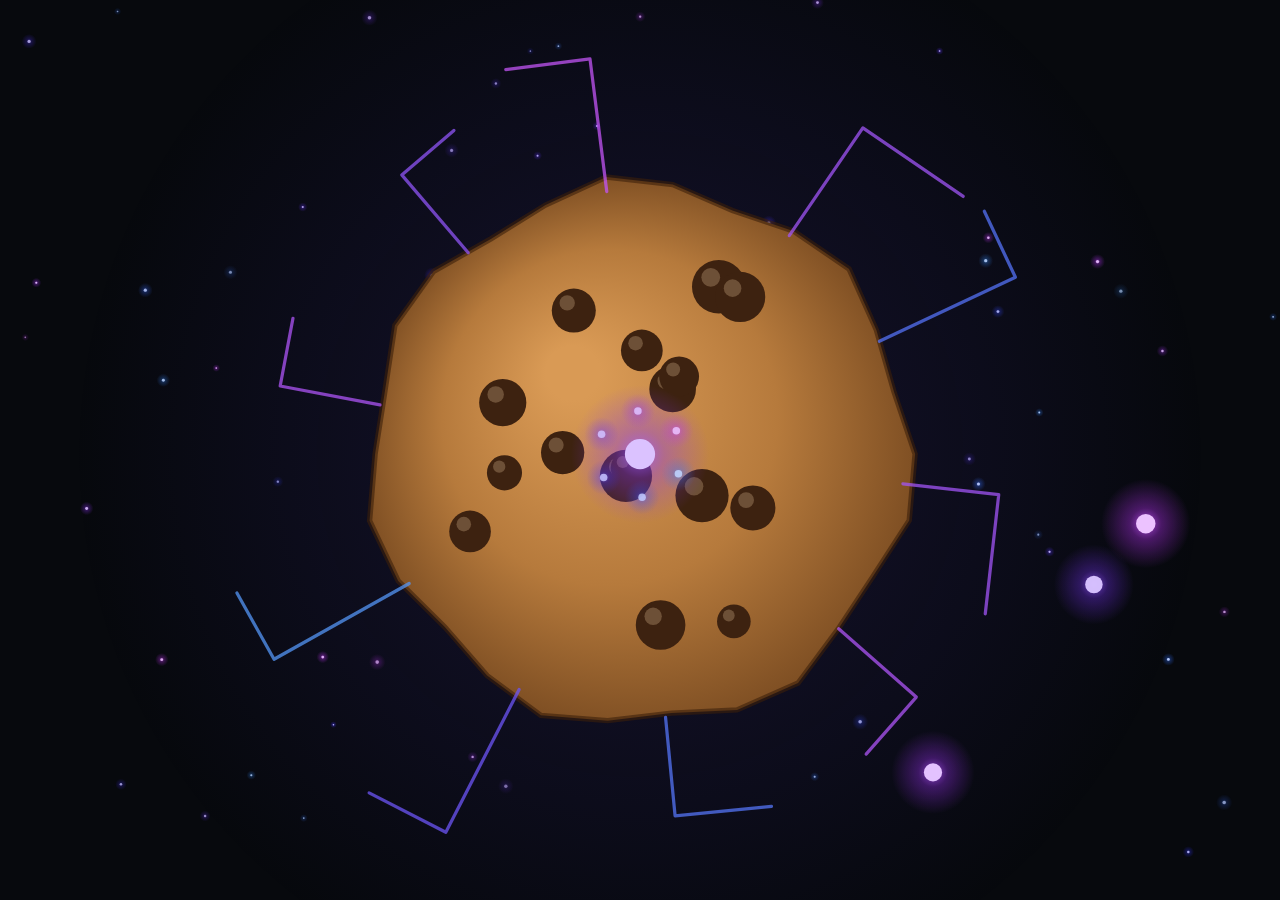
<file: src/webui/animasi/4. kue cookie ai.html>
<!DOCTYPE html>
<html lang="id" class="dark">
<head>
<meta charset="utf-8">
<meta name="viewport" content="width=device-width, initial-scale=1, maximum-scale=1, user-scalable=no">
<title>Kue Cookie AI</title>
<style>html,body{margin:0;padding:0;height:100%;background:#07090d;overflow:hidden}#fxwrap{position:fixed;inset:0}#cookie-canvas{display:block;width:100%;height:100%}</style>
</head>
<body>
<div id="fxwrap"><canvas id="cookie-canvas"></canvas></div>
<script>(function(){"use strict";const m=document.getElementById("cookie-canvas"),t=m.getContext("2d"),d=Math.PI*2,h=(o,a)=>o+Math.random()*(a-o);let g=0,u=0;function v(){const o=Math.min(window.devicePixelRatio||1,2),a=m.parentElement;g=a.clientWidth||window.innerWidth,u=a.clientHeight||window.innerHeight,m.style.width="100%",m.style.height="100%",m.width=g*o,m.height=u*o,t.setTransform(o,0,0,o,0,0),G()}window.addEventListener("resize",v);let s=0,p=0,k=0,x=[],P=[];function E(o){let a=o>>>0;return function(){a+=1831565813;let e=Math.imul(a^a>>>15,1|a);return e^=e+Math.imul(e^e>>>7,61|e),((e^e>>>14)>>>0)/4294967296}}function G(){s=Math.min(g,u)*.3,p=g/2,k=u/2;const o=E(20261012);x=[];for(let e=0;e<16;e++){const i=o()*d,l=Math.sqrt(o())*s*.72;x.push({x:Math.cos(i)*l,y:Math.sin(i)*l,r:s*h(.055,.1)})}P=[];const a=10;for(let e=0;e<a;e++){const i=e/a*d+o()*.25,l=[];let r=Math.cos(i)*s*.98,M=Math.sin(i)*s*.98;l.push([r,M]);const n=s*h(.35,.6);r+=Math.cos(i)*n,M+=Math.sin(i)*n,l.push([r,M]);const c=o()<.5?1:-1,f=i+c*Math.PI/2,y=s*h(.25,.5);r+=Math.cos(f)*y,M+=Math.sin(f)*y,l.push([r,M]),P.push({pts:l,hue:215+o()*70,ph:o()*d,rot:o()*.4+.1})}}const C=[];function R(o){return{x:h(0,g),y:o?h(0,u):h(u+10,u+60),r:h(1,2.6),vy:h(.15,.55),sw:h(6,26),ph:h(0,d),sp:h(.008,.02),hue:h(210,285),a:h(.25,.7)}}function H(){C.length=0;const o=Math.round(Math.min(1,Math.min(g,u)/700+.4)*70);for(let a=0;a<o;a++)C.push(R(!0))}function b(o,a,e,i,l){const r=t.createRadialGradient(o,a,0,o,a,e*3.2);r.addColorStop(0,"hsla("+i+",100%,70%,"+l+")"),r.addColorStop(.35,"hsla("+i+",100%,60%,"+l*.45+")"),r.addColorStop(1,"hsla("+i+",100%,60%,0)"),t.fillStyle=r,t.beginPath(),t.arc(o,a,e*3.2,0,d),t.fill(),t.fillStyle="hsla("+i+",100%,88%,"+Math.min(1,l+.25)+")",t.beginPath(),t.arc(o,a,e*.7,0,d),t.fill()}function I(o){const a=Math.sin(o*.9)*s*.02,e=k+a,i=t.createRadialGradient(p,e,s*.2,p,e,s*2.1);i.addColorStop(0,"rgba(90,60,220,0.16)"),i.addColorStop(1,"rgba(90,60,220,0)"),t.fillStyle=i,t.beginPath(),t.arc(p,e,s*2.1,0,d),t.fill(),t.save(),t.translate(p,e),t.beginPath();const l=26;for(let n=0;n<=l;n++){const c=n/l*d,f=s*(1+.035*Math.sin(c*7+o*.6)),y=Math.cos(c)*f,S=Math.sin(c)*f;n?t.lineTo(y,S):t.moveTo(y,S)}t.closePath();const r=t.createRadialGradient(-s*.25,-s*.3,s*.1,0,0,s*1.05);r.addColorStop(0,"#d99a55"),r.addColorStop(.55,"#b67a3c"),r.addColorStop(1,"#7c4d22"),t.fillStyle=r,t.fill(),t.strokeStyle="rgba(60,32,10,0.6)",t.lineWidth=Math.max(2,s*.02),t.stroke();for(const n of x)t.fillStyle="#3d2210",t.beginPath(),t.arc(n.x,n.y,n.r,0,d),t.fill(),t.fillStyle="rgba(255,220,170,0.25)",t.beginPath(),t.arc(n.x-n.r*.3,n.y-n.r*.35,n.r*.35,0,d),t.fill();for(const n of P){const c=o*n.rot*.25;t.save(),t.rotate(c),t.strokeStyle="hsla("+n.hue+",90%,65%,0.75)",t.lineWidth=Math.max(1.5,s*.012),t.lineJoin="round",t.lineCap="round",t.beginPath(),n.pts.forEach((w,z)=>z?t.lineTo(w[0],w[1]):t.moveTo(w[0],w[1])),t.stroke();const f=n.pts[n.pts.length-1],y=.6+.4*Math.sin(o*2.2+n.ph);t.restore();const S=p+f[0]*Math.cos(c)-f[1]*Math.sin(c),q=e+f[0]*Math.sin(c)+f[1]*Math.cos(c);b(S,q,s*.045*(.8+.4*y),n.hue,.55+.3*y)}t.restore();const M=s*.16;b(p,e,M*.5,265,.8);for(let n=0;n<6;n++){const c=n/6*d+o*.5;b(p+Math.cos(c)*M,e+Math.sin(c)*M,s*.02,220+n*12,.6)}}let T=0;function W(){T+=1/60,t.clearRect(0,0,g,u);for(const o of C){o.y-=o.vy,o.ph+=o.sp;const a=o.x+Math.sin(o.ph)*o.sw;o.y<-20&&Object.assign(o,R(!1)),b(a,o.y,o.r,o.hue,o.a)}I(T),requestAnimationFrame(W)}v(),H(),W()})();</script>
</body>
</html>
</file>
